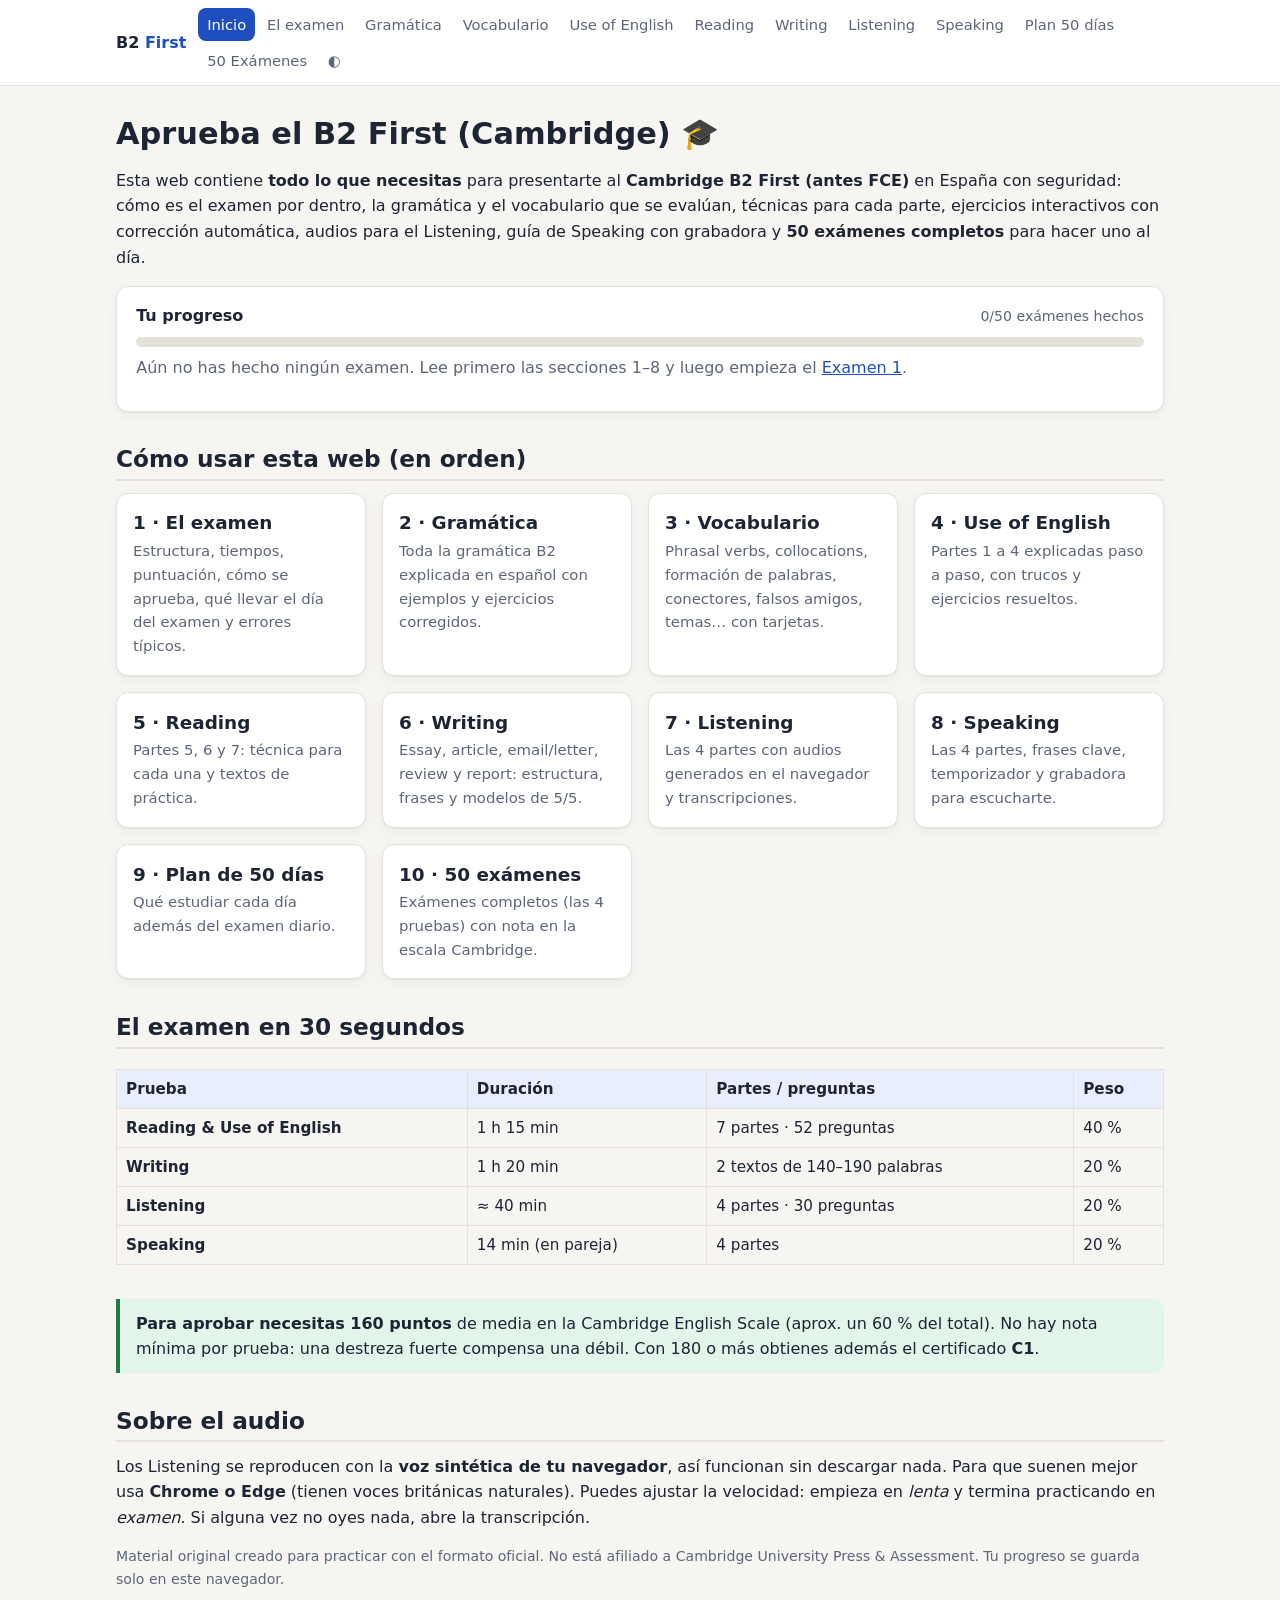
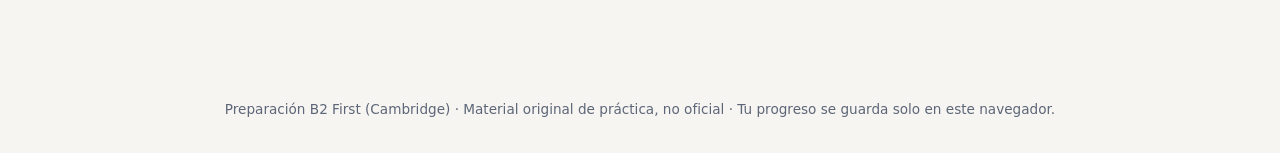
<file: index.html>
<!doctype html>
<html lang="es">
<head>
<meta charset="utf-8"><meta name="viewport" content="width=device-width,initial-scale=1">
<title>B2 First · Preparación</title>
<meta name="description" content="Todo para aprobar el Cambridge B2 First (FCE) en España: explicaciones, gramática, vocabulario, práctica interactiva y 50 exámenes completos.">
<link rel="stylesheet" href="assets/style.css">
<link rel="icon" href="data:image/svg+xml,<svg xmlns='http://www.w3.org/2000/svg' viewBox='0 0 100 100'><text y='.9em' font-size='90'>🎓</text></svg>">
</head>
<body>
<main class="wrap">
  <h1>Aprueba el B2 First (Cambridge) 🎓</h1>
  <p>Esta web contiene <b>todo lo que necesitas</b> para presentarte al <b>Cambridge B2 First (antes FCE)</b> en España con seguridad: cómo es el examen por dentro, la gramática y el vocabulario que se evalúan, técnicas para cada parte, ejercicios interactivos con corrección automática, audios para el Listening, guía de Speaking con grabadora y <b>50 exámenes completos</b> para hacer uno al día.</p>

  <div class="card" id="progress"></div>

  <h2>Cómo usar esta web (en orden)</h2>
  <div class="grid">
    <a class="tile" href="guia.html"><h3>1 · El examen</h3><p>Estructura, tiempos, puntuación, cómo se aprueba, qué llevar el día del examen y errores típicos.</p></a>
    <a class="tile" href="gramatica.html"><h3>2 · Gramática</h3><p>Toda la gramática B2 explicada en español con ejemplos y ejercicios corregidos.</p></a>
    <a class="tile" href="vocabulario.html"><h3>3 · Vocabulario</h3><p>Phrasal verbs, collocations, formación de palabras, conectores, falsos amigos, temas… con tarjetas.</p></a>
    <a class="tile" href="use-of-english.html"><h3>4 · Use of English</h3><p>Partes 1 a 4 explicadas paso a paso, con trucos y ejercicios resueltos.</p></a>
    <a class="tile" href="reading.html"><h3>5 · Reading</h3><p>Partes 5, 6 y 7: técnica para cada una y textos de práctica.</p></a>
    <a class="tile" href="writing.html"><h3>6 · Writing</h3><p>Essay, article, email/letter, review y report: estructura, frases y modelos de 5/5.</p></a>
    <a class="tile" href="listening.html"><h3>7 · Listening</h3><p>Las 4 partes con audios generados en el navegador y transcripciones.</p></a>
    <a class="tile" href="speaking.html"><h3>8 · Speaking</h3><p>Las 4 partes, frases clave, temporizador y grabadora para escucharte.</p></a>
    <a class="tile" href="plan.html"><h3>9 · Plan de 50 días</h3><p>Qué estudiar cada día además del examen diario.</p></a>
    <a class="tile" href="examenes.html"><h3>10 · 50 exámenes</h3><p>Exámenes completos (las 4 pruebas) con nota en la escala Cambridge.</p></a>
  </div>

  <h2>El examen en 30 segundos</h2>
  <div class="table-wrap"><table>
    <tr><th>Prueba</th><th>Duración</th><th>Partes / preguntas</th><th>Peso</th></tr>
    <tr><td><b>Reading &amp; Use of English</b></td><td>1 h 15 min</td><td>7 partes · 52 preguntas</td><td>40 %</td></tr>
    <tr><td><b>Writing</b></td><td>1 h 20 min</td><td>2 textos de 140–190 palabras</td><td>20 %</td></tr>
    <tr><td><b>Listening</b></td><td>≈ 40 min</td><td>4 partes · 30 preguntas</td><td>20 %</td></tr>
    <tr><td><b>Speaking</b></td><td>14 min (en pareja)</td><td>4 partes</td><td>20 %</td></tr>
  </table></div>
  <div class="key"><p><b>Para aprobar necesitas 160 puntos</b> de media en la Cambridge English Scale (aprox. un 60 % del total). No hay nota mínima por prueba: una destreza fuerte compensa una débil. Con 180 o más obtienes además el certificado <b>C1</b>.</p></div>

  <h2>Sobre el audio</h2>
  <p>Los Listening se reproducen con la <b>voz sintética de tu navegador</b>, así funcionan sin descargar nada. Para que suenen mejor usa <b>Chrome o Edge</b> (tienen voces británicas naturales). Puedes ajustar la velocidad: empieza en <i>lenta</i> y termina practicando en <i>examen</i>. Si alguna vez no oyes nada, abre la transcripción.</p>
  <p class="small muted">Material original creado para practicar con el formato oficial. No está afiliado a Cambridge University Press &amp; Assessment. Tu progreso se guarda solo en este navegador.</p>
</main>
<script src="assets/app.js"></script>
<script>
document.addEventListener('DOMContentLoaded', () => {
  const res = store.get('results', {});
  const done = Object.keys(res).length;
  const scores = Object.values(res).map(r => r.overall).filter(Boolean);
  const avg = scores.length ? Math.round(scores.reduce((a, b) => a + b, 0) / scores.length) : null;
  const last = scores.slice(-5);
  $('#progress').innerHTML = `<div class="row" style="justify-content:space-between"><b>Tu progreso</b><span class="small muted">${done}/50 exámenes hechos</span></div>
   <div class="bar" style="margin:.5rem 0"><i style="width:${done * 2}%"></i></div>
   ${avg ? `<p>Media de tus exámenes: <b>${avg}</b> · ${grade(avg)[0]}</p>` : `<p class="muted">Aún no has hecho ningún examen. Lee primero las secciones 1–8 y luego empieza el <a href="examen.html?n=1">Examen 1</a>.</p>`}
   ${done ? `<a class="btn" href="examen.html?n=${Math.min(50, done + 1)}">Continuar: examen ${Math.min(50, done + 1)} →</a>` : ''}`;
});
</script>
</body>
</html>
</file>
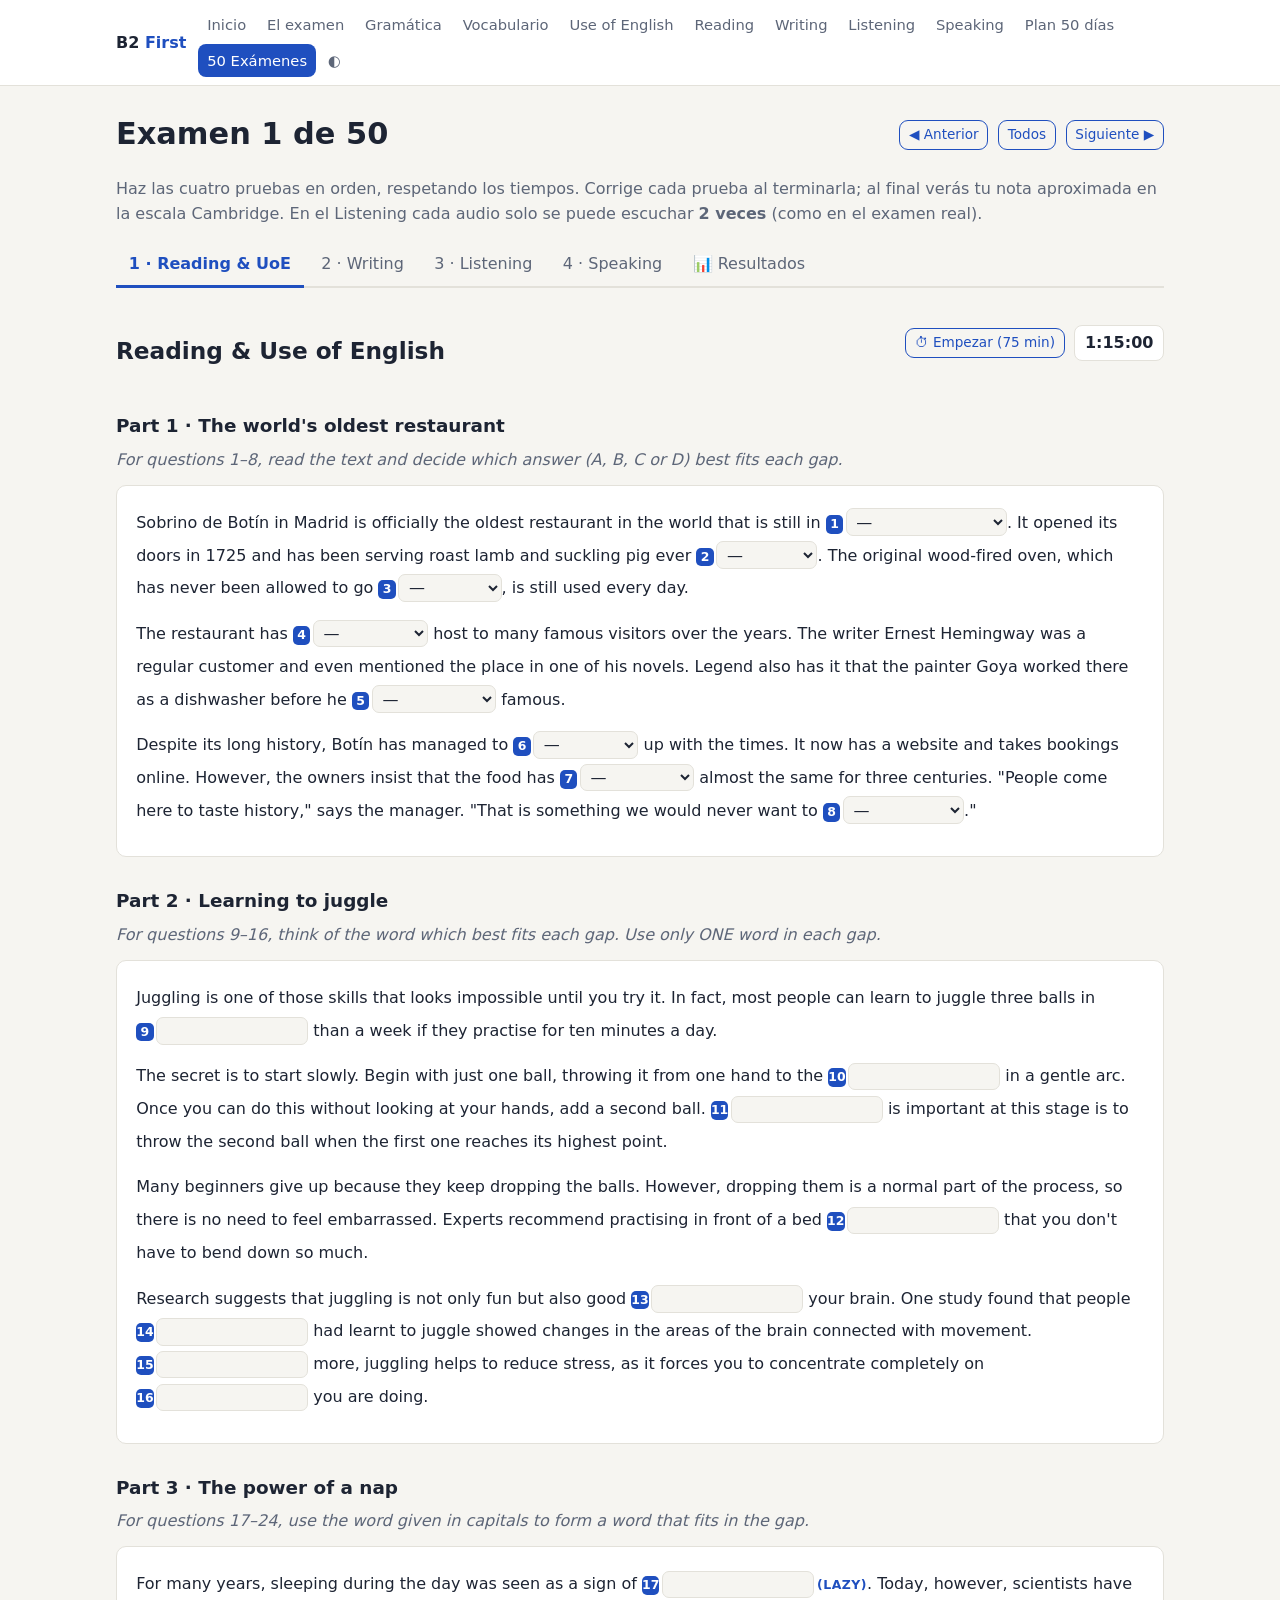
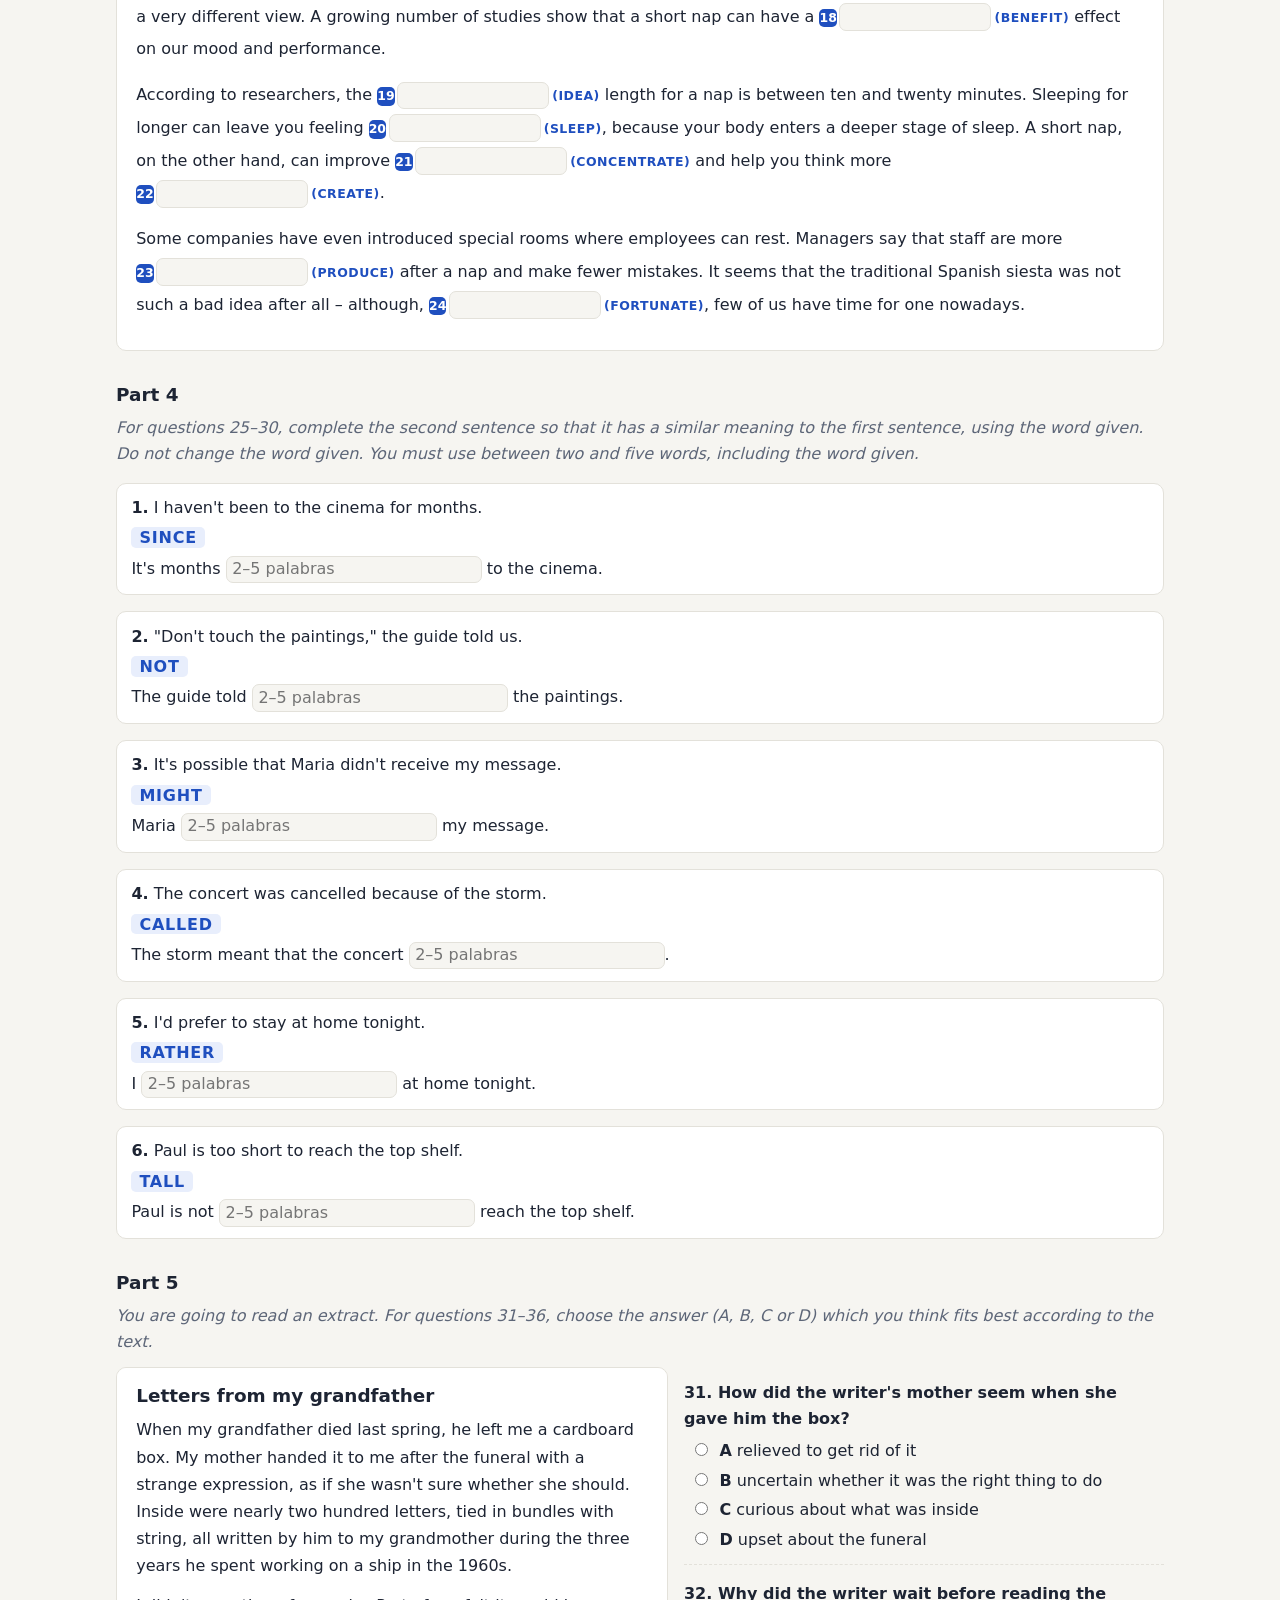
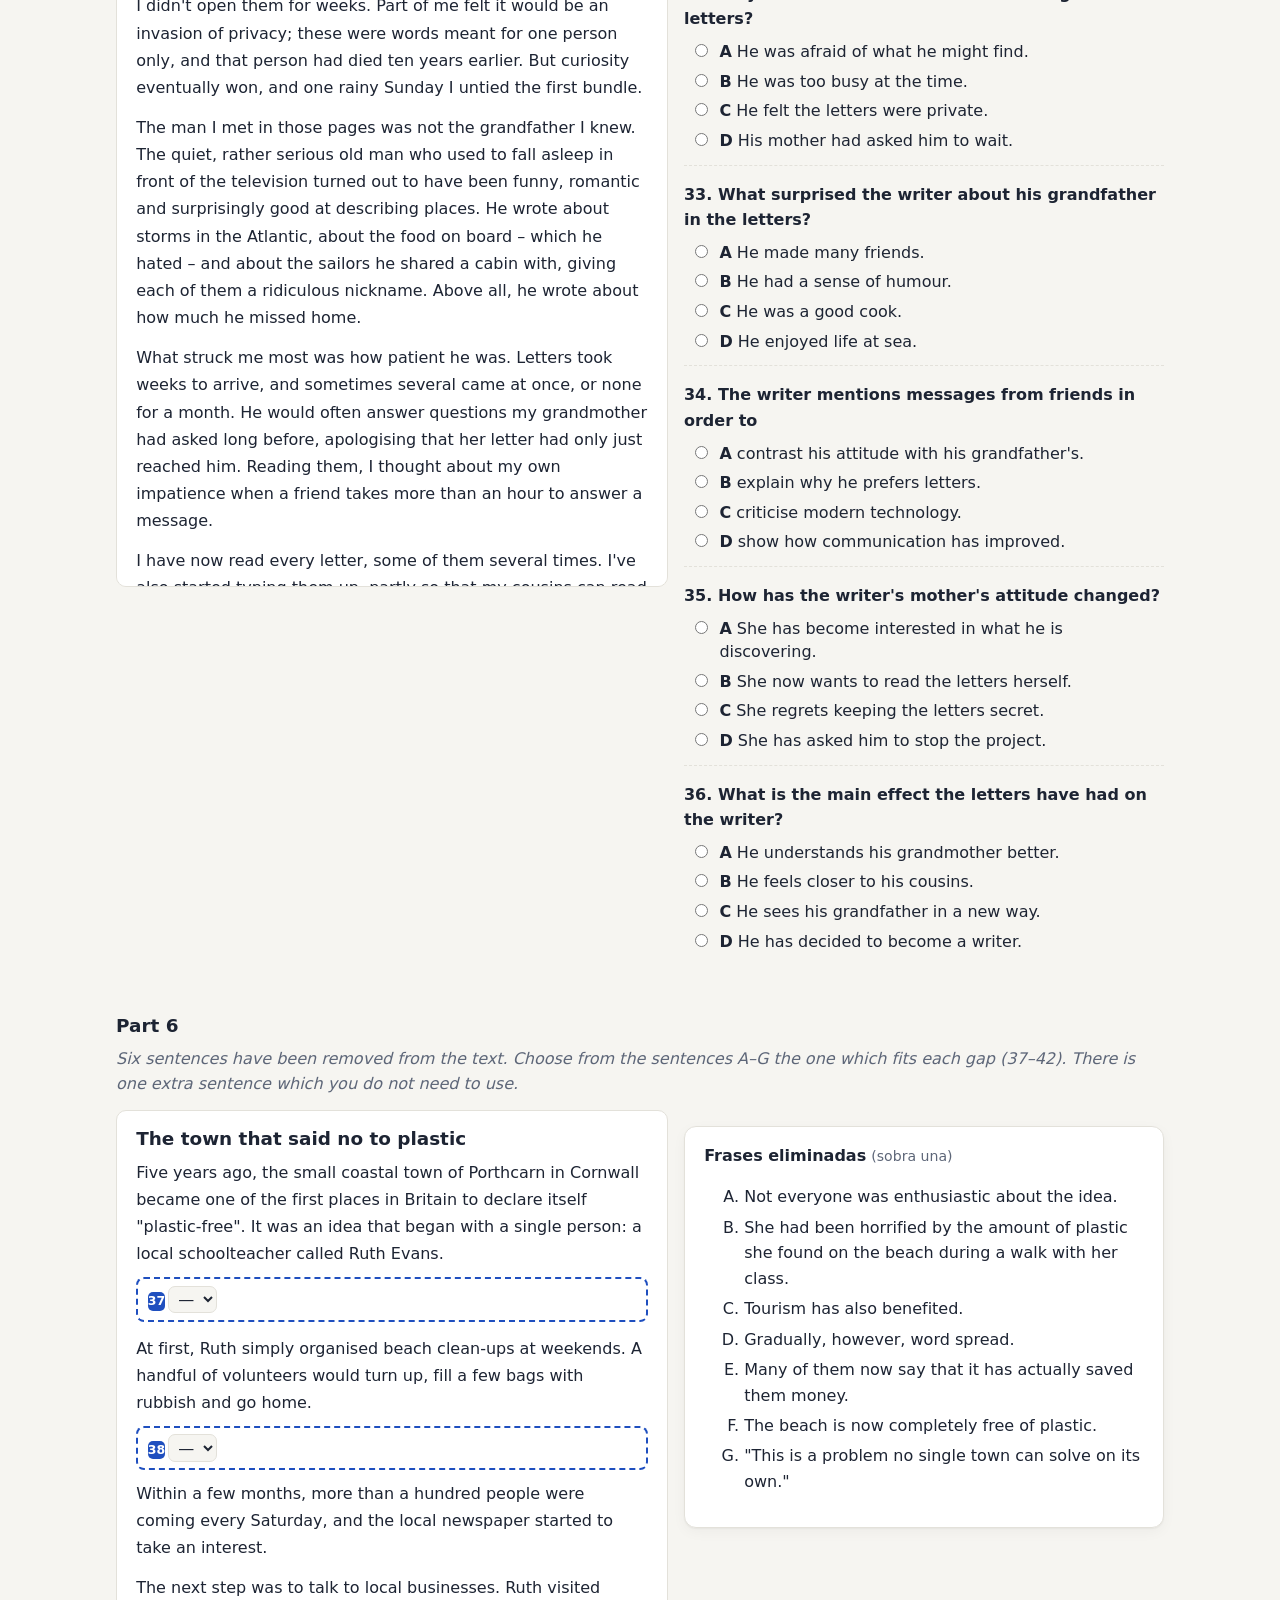
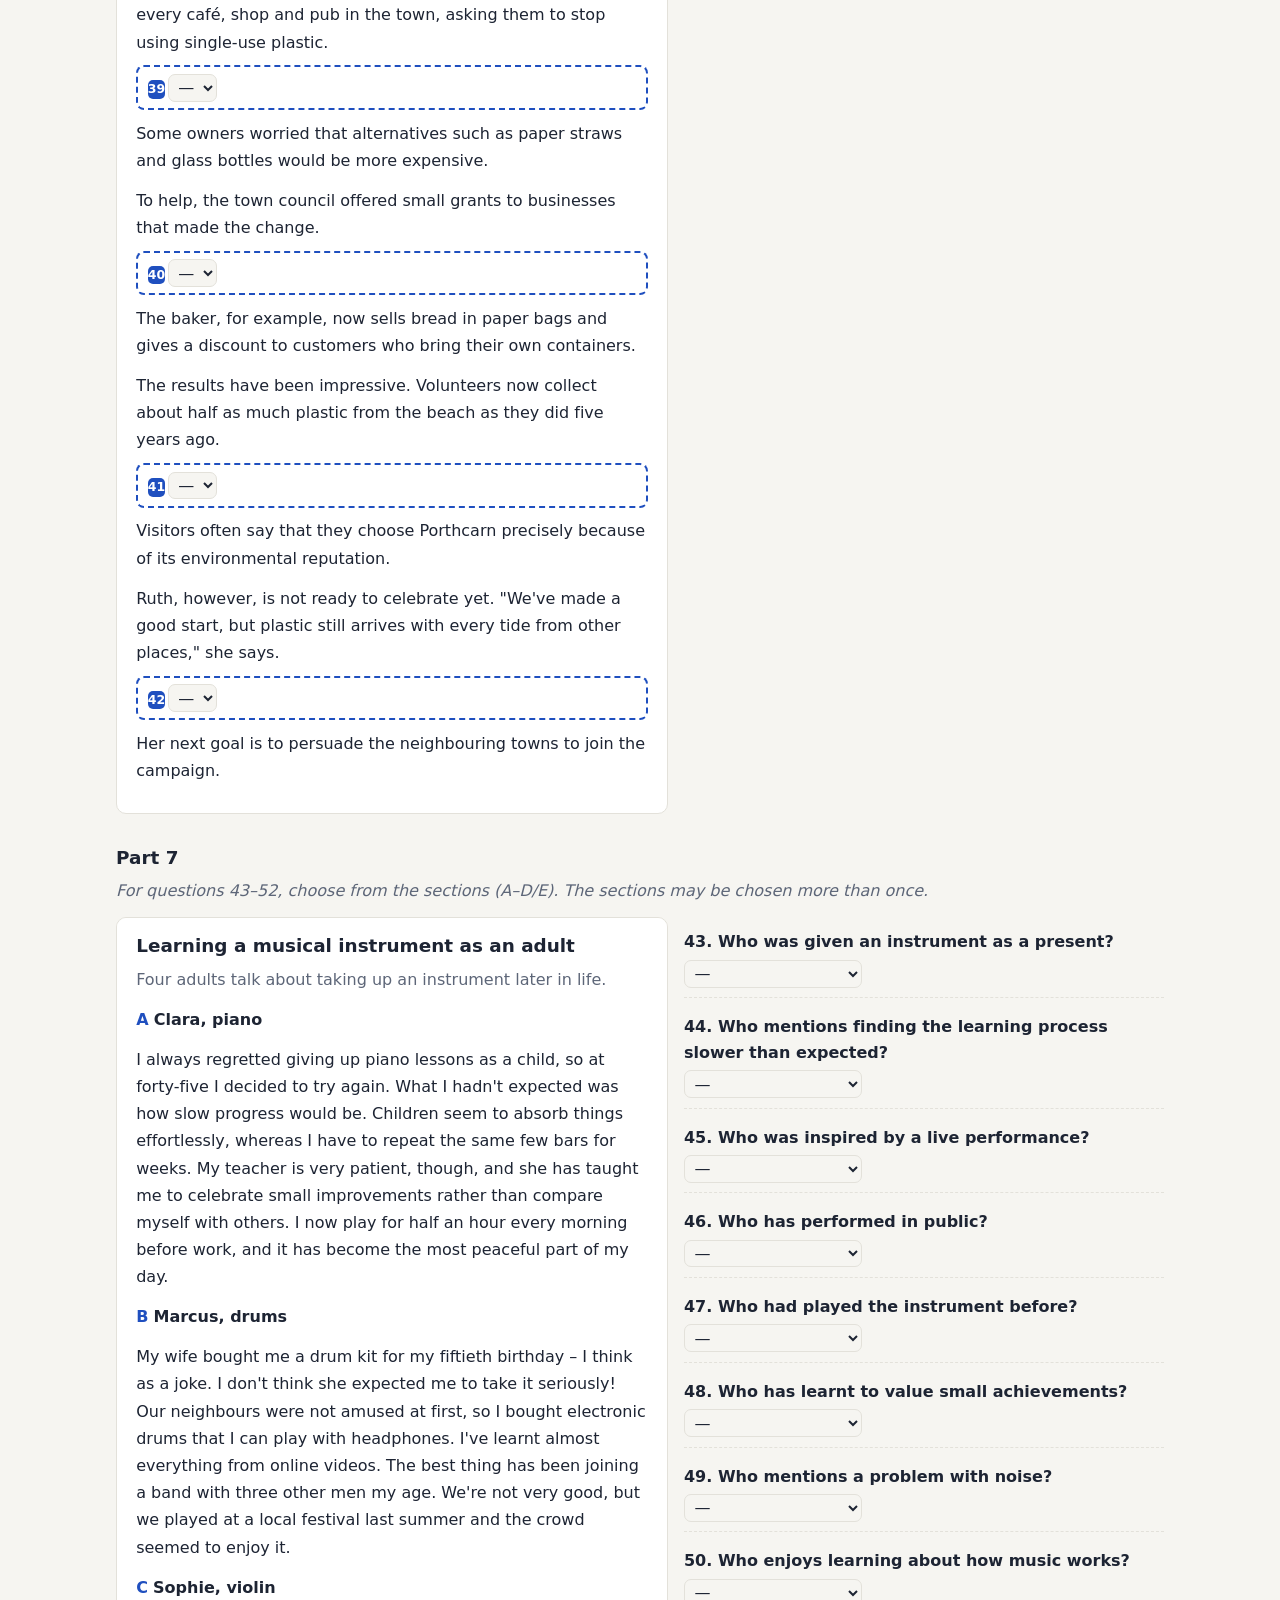
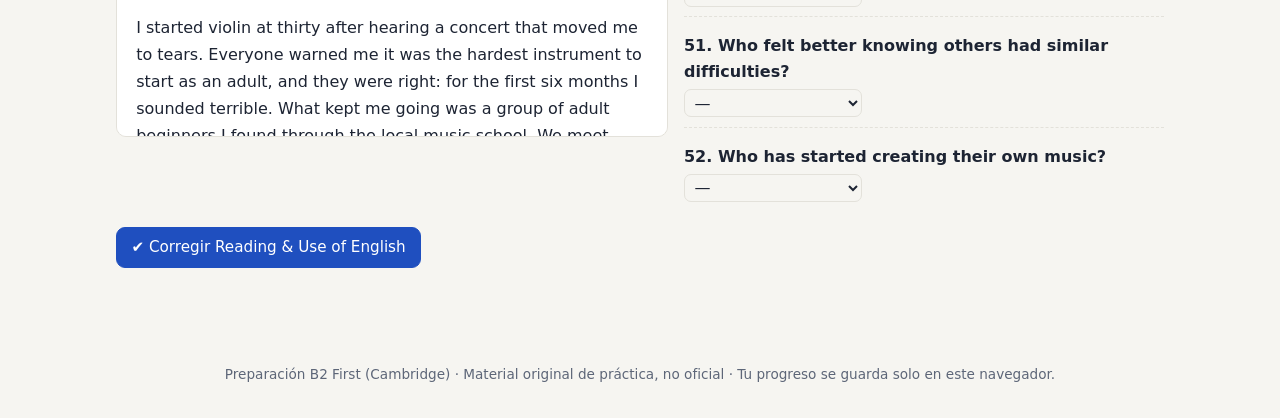
<file: examen.html>
<!doctype html>
<html lang="es">
<head>
<meta charset="utf-8"><meta name="viewport" content="width=device-width,initial-scale=1">
<title>Examen B2 First</title>
<link rel="stylesheet" href="assets/style.css">
<link rel="icon" href="data:image/svg+xml,<svg xmlns='http://www.w3.org/2000/svg' viewBox='0 0 100 100'><text y='.9em' font-size='90'>🎓</text></svg>">
</head>
<body>
<main class="wrap">
<div class="paper-head"><h1 id="title">Examen</h1><div class="row"><a class="btn ghost sm" id="prev">◀ Anterior</a><a class="btn ghost sm" href="examenes.html">Todos</a><a class="btn ghost sm" id="next">Siguiente ▶</a></div></div>
<p class="muted">Haz las cuatro pruebas en orden, respetando los tiempos. Corrige cada prueba al terminarla; al final verás tu nota aproximada en la escala Cambridge. En el Listening cada audio solo se puede escuchar <b>2 veces</b> (como en el examen real).</p>
<div id="exam"></div>
</main>
<script src="assets/app.js"></script>
<script>
window.SHUFFLE = true;
const N = Math.min(50, Math.max(1, parseInt(new URLSearchParams(location.search).get('n')) || 1));
document.title = `Examen ${N} · B2 First`;
$('#title').textContent = `Examen ${N} de 50`;
$('#prev').href = `examen.html?n=${Math.max(1, N - 1)}`;
$('#next').href = `examen.html?n=${Math.min(50, N + 1)}`;

const PAPERS = { rue: ['Reading & Use of English', 70], wri: ['Writing', 40], lis: ['Listening', 30], spk: ['Speaking', 25] };
function saveResult(key, score, max) {
  const all = store.get('results', {}); const r = all[N] || {};
  r[key] = Math.round(toScale(score / max));
  r[key + 'Raw'] = `${score}/${max}`;
  const sc = Object.keys(PAPERS).filter(k => r[k]).map(k => k === 'rue' ? [r[k], r[k]] : [r[k]]).flat();
  r.overall = Math.round(sc.reduce((a, b) => a + b, 0) / sc.length);
  r.complete = Object.keys(PAPERS).every(k => r[k]);
  r.date = new Date().toISOString().slice(0, 10);
  all[N] = r; store.set('results', all);
  showResults();
}
function scoreBox(score, max) {
  const sc = toScale(score / max), [g, cls] = grade(sc);
  return `<div class="score ${cls}">Puntuación: ${score}/${max} (${Math.round(score / max * 100)} %) → <b>${sc}</b> en la escala Cambridge · ${g}</div>`;
}

/* Un bloque de prueba con timer y botón de corrección */
function paper(container, key, minutes, parts) {
  const head = document.createElement('div'); head.className = 'paper-head';
  head.innerHTML = `<h2 style="border:0">${PAPERS[key][0]}</h2>`;
  head.append(timer(minutes * 60, `Empezar (${minutes} min)`));
  container.append(head);
  const rs = [];
  parts.forEach(([title, instr, type, data, ...args]) => {
    const sec = document.createElement('section');
    sec.innerHTML = `<h3 class="part-title">${title}</h3><p class="instr">${instr}</p>`;
    const body = document.createElement('div'); sec.append(body); container.append(sec);
    rs.push(R[type](body, data, ...args));
  });
  const foot = document.createElement('div'); foot.innerHTML = `<button class="btn">✔ Corregir ${PAPERS[key][0]}</button><div class="res"></div>`;
  container.append(foot);
  const btn = $('button', foot);
  const update = () => { const t = rs.reduce((a, r) => { const s = r.score(); return [a[0] + s.score, a[1] + s.max]; }, [0, 0]); $('.res', foot).innerHTML = scoreBox(t[0], t[1]); saveResult(key, t[0], t[1]); };
  btn.onclick = () => { if (!confirmLeft(container)) return; rs.forEach(r => r.check()); btn.disabled = true; TTS.stop(); update(); };
  scoreHooks.push(() => btn.disabled && update());
}
function confirmLeft(c) {
  const empty = $$('input[type=text],select', c).filter(x => !x.value).length;
  const radiosQ = $$('.q', c).filter(q => $('input[type=radio]', q) && !$('input:checked', q)).length;
  const n = empty + radiosQ;
  if (!n) return true;
  const w = c.querySelector('.leftwarn') || document.createElement('div');
  w.className = 'warn leftwarn';
  if (w.dataset.ok) return true;
  w.innerHTML = `Te quedan <b>${n}</b> respuestas en blanco. En el examen real <b>no restan</b>: ¡rellénalas! Pulsa «Corregir» otra vez si quieres corregir igualmente.`;
  w.dataset.ok = 1; c.lastElementChild.before(w); return false;
}

/* Writing */
function writingPaper(c, d) {
  const head = document.createElement('div'); head.className = 'paper-head';
  head.innerHTML = `<h2 style="border:0">Writing</h2>`; head.append(timer(80 * 60, 'Empezar (80 min)')); c.append(head);
  c.insertAdjacentHTML('beforeend', `<p class="instr">Escribe dos textos de 140–190 palabras. Parte 1 obligatoria; en la Parte 2 elige una tarea. Consulta los <a href="writing.html">modelos</a> solo después de escribir.</p>
   <h3 class="part-title">Part 1 · Essay</h3><div class="card">In your English class you have been talking about ${d.w1.topic}. Now your English teacher has asked you to write an essay. Write an essay using all the notes and giving reasons for your point of view.<p><b>${d.w1.q}</b></p><p>Notes — Write about:<br>1. ${d.w1.notes[0]}<br>2. ${d.w1.notes[1]}<br>3. ……………… (your own idea)</p></div><div id="w1"></div>
   <h3 class="part-title">Part 2 · Elige una</h3>${d.w2.map((t, i) => `<label class="opt card" style="display:flex"><input type="radio" name="w2" value="${i}" ${i === 0 ? 'checked' : ''}><span><b>${i + 2}. ${t.type}</b><br>${t.task}</span></label>`).join('')}<div id="w2"></div>
   <h3 class="part-title">Autoevaluación</h3><p class="small muted">Cuando termines, compara con los modelos de la sección Writing y puntúa con sinceridad cada criterio de 0 a 5 (3 = aprobado justo, 5 = excelente). Si puedes, pide a un profesor o a alguien con nivel C1 que te lo corrija.</p>
   <div class="crit" id="crit"></div><button class="btn" id="wsave" style="margin-top:.6rem">Guardar nota de Writing</button><div id="wres"></div>`);
  $('#w1', c).append(writingBox(`ex${N}.w1`));
  $('#w2', c).append(writingBox(`ex${N}.w2`));
  const crits = ['Content', 'Communicative Achievement', 'Organisation', 'Language'];
  $('#crit', c).innerHTML = ['Parte 1', 'Parte 2'].map(p => crits.map(k => `<span>${p} · ${k}</span><select>${[0, 1, 2, 3, 4, 5].map(v => `<option ${v === 3 ? 'selected' : ''}>${v}</option>`).join('')}</select>`).join('')).join('');
  $('#wsave', c).onclick = () => { const s = $$('#crit select', c).reduce((a, x) => a + +x.value, 0); $('#wres', c).innerHTML = scoreBox(s, 40); saveResult('wri', s, 40); };
}

/* Speaking */
function speakingPaper(c, d) {
  const s = d.s;
  c.insertAdjacentHTML('beforeend', `<div class="paper-head"><h2 style="border:0">Speaking</h2></div>
  <p class="instr">Habla en voz alta, idealmente con un compañero. Usa el temporizador y la grabadora. Pulsa 🔊 para oír la pregunta del examinador.</p>
  <h3 class="part-title">Part 1 · Interview (2 min)</h3><ul>${s.p1.map(q => `<li data-say>${q}</li>`).join('')}</ul><div class="t1"></div>
  <h3 class="part-title">Part 2 · Long turn (1 min)</h3><p data-say><b>${s.p2.q}</b></p><div class="photo"><b>Photo A:</b> ${s.p2.a}</div><div class="photo"><b>Photo B:</b> ${s.p2.b}</div><p class="small">Compara las dos fotos y responde a la pregunta. Después, pregunta para tu compañero (30 seg.): <i data-say>${s.p2.f}</i></p><div class="t2"></div>
  <h3 class="part-title">Part 3 · Collaborative task (2 min + 1 min)</h3><div class="card"><p data-say><b>${s.p3.q}</b></p><ul>${s.p3.ideas.map(i => `<li>${i}</li>`).join('')}</ul><p data-say><i>${s.p3.d}</i></p></div><div class="t3"></div>
  <h3 class="part-title">Part 4 · Discussion (4 min)</h3><ul>${s.p4.map(q => `<li data-say>${q}</li>`).join('')}</ul><div class="t4"></div>
  <h3 class="part-title">Autoevaluación</h3><p class="small muted">Escucha tus grabaciones y puntúa de 0 a 5.</p><div class="crit" id="scrit"></div><button class="btn" id="ssave" style="margin-top:.6rem">Guardar nota de Speaking</button><div id="sres"></div>`);
  [[120, '.t1'], [60, '.t2'], [180, '.t3'], [240, '.t4']].forEach(([t, sel]) => { const el = $(sel, c); el.append(timer(t)); el.append(recorder()); });
  speakables(c);
  $('#scrit', c).innerHTML = ['Grammar & Vocabulary', 'Discourse Management', 'Pronunciation', 'Interactive Communication', 'Global Achievement'].map(k => `<span>${k}</span><select>${[0, 1, 2, 3, 4, 5].map(v => `<option ${v === 3 ? 'selected' : ''}>${v}</option>`).join('')}</select>`).join('');
  $('#ssave', c).onclick = () => { const v = $$('#scrit select', c).reduce((a, x) => a + +x.value, 0); $('#sres', c).innerHTML = scoreBox(v, 25); saveResult('spk', v, 25); };
}

function showResults() {
  const r = store.get('results', {})[N]; const el = $('#results'); if (!el) return;
  if (!r) { el.innerHTML = '<p class="muted">Aún no has corregido ninguna prueba de este examen.</p>'; return; }
  const [g, cls] = grade(r.overall);
  el.innerHTML = `<div class="table-wrap"><table><tr><th>Prueba</th><th>Bruto</th><th>Escala</th></tr>${Object.entries(PAPERS).map(([k, [n]]) => `<tr><td>${n}</td><td>${r[k + 'Raw'] || '—'}</td><td>${r[k] || '—'}</td></tr>`).join('')}</table></div>
   <div class="score ${cls}">Nota global${r.complete ? '' : ' (provisional: faltan pruebas)'}: <b>${r.overall}</b> · ${g}</div>
   <p class="small muted">La conversión a la escala es aproximada y está basada en los umbrales publicados (≈60 % = 160, ≈80 % = 180). Reading &amp; Use of English cuenta doble.</p>
   ${N < 50 ? `<a class="btn" href="examen.html?n=${N + 1}">Mañana: examen ${N + 1} →</a>` : '<p><b>¡Has completado los 50 exámenes! Estás preparado/a.</b></p>'}`;
}

function render(d) {
  const root = $('#exam');
  root.innerHTML = `<div class="tabs-root" id="extabs"><div class="tabs"><button>1 · Reading &amp; UoE</button><button>2 · Writing</button><button>3 · Listening</button><button>4 · Speaking</button><button>📊 Resultados</button></div>
   <section class="tabpanel" id="pr"></section><section class="tabpanel" id="pw"></section><section class="tabpanel" id="pl"></section><section class="tabpanel" id="ps"></section><section class="tabpanel"><h2>Resultados del examen ${N}</h2><div id="results"></div></section></div>`;
  paper($('#pr'), 'rue', 75, [
    [`Part 1 · ${d.p1.title}`, 'For questions 1–8, read the text and decide which answer (A, B, C or D) best fits each gap.', 'p1', d.p1],
    [`Part 2 · ${d.p2.title}`, 'For questions 9–16, think of the word which best fits each gap. Use only ONE word in each gap.', 'p2', d.p2],
    [`Part 3 · ${d.p3.title}`, 'For questions 17–24, use the word given in capitals to form a word that fits in the gap.', 'p3', d.p3],
    ['Part 4', 'For questions 25–30, complete the second sentence so that it has a similar meaning to the first sentence, using the word given. Do not change the word given. You must use between two and five words, including the word given.', 'p4', d.p4],
    ['Part 5', 'You are going to read an extract. For questions 31–36, choose the answer (A, B, C or D) which you think fits best according to the text.', 'p5', d.p5, 2, 31],
    ['Part 6', 'Six sentences have been removed from the text. Choose from the sentences A–G the one which fits each gap (37–42). There is one extra sentence which you do not need to use.', 'p6', d.p6],
    ['Part 7', 'For questions 43–52, choose from the sections (A–D/E). The sections may be chosen more than once.', 'p7', d.p7, 1, 43],
  ]);
  writingPaper($('#pw'), d);
  paper($('#pl'), 'lis', 40, [
    ['Part 1', 'You will hear people talking in eight different situations. For questions 1–8, choose the best answer (A, B or C).', 'l1', d.l1],
    ['Part 2', 'For questions 9–18, complete the sentences with a word or short phrase.', 'l2', d.l2],
    ['Part 3', 'For questions 19–23, choose from the list (A–H) what each speaker says. Use the letters only once. There are three extra letters.', 'l3', d.l3],
    ['Part 4', 'For questions 24–30, choose the best answer (A, B or C).', 'l4', d.l4],
  ]);
  speakingPaper($('#ps'), d);
  tabs($('#extabs'));
  showResults();
}
window.EXAM = render;
const sc = document.createElement('script');
sc.src = `data/exams/e${String(N).padStart(2, '0')}.js`;
sc.onerror = () => $('#exam').innerHTML = '<div class="warn">No se ha podido cargar este examen.</div>';
document.addEventListener('DOMContentLoaded', () => document.body.append(sc));
</script>
</body>
</html>
</file>
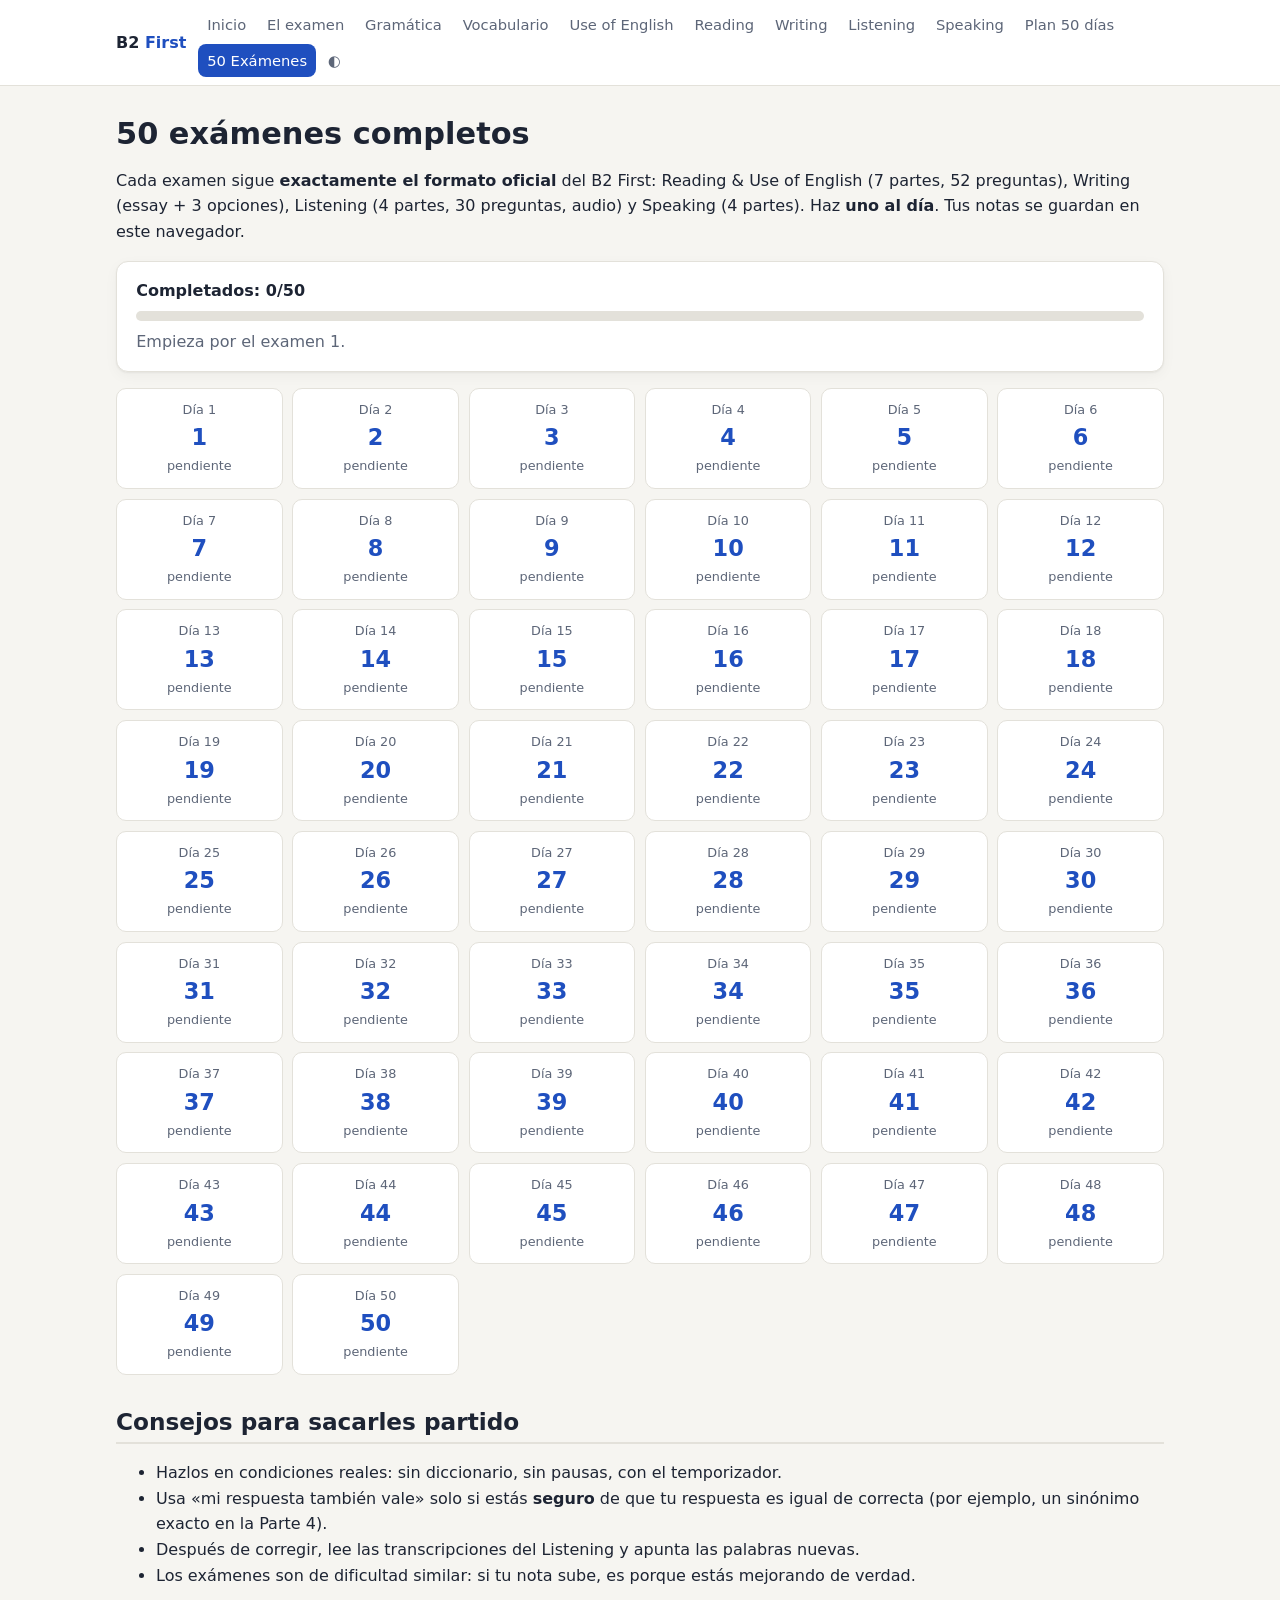
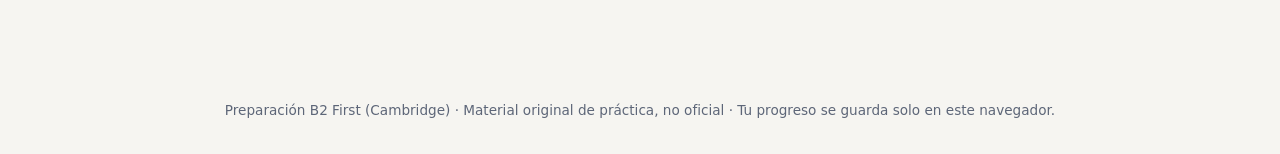
<file: examenes.html>
<!doctype html>
<html lang="es">
<head>
<meta charset="utf-8"><meta name="viewport" content="width=device-width,initial-scale=1">
<title>50 exámenes B2 First</title>
<link rel="stylesheet" href="assets/style.css">
<link rel="icon" href="data:image/svg+xml,<svg xmlns='http://www.w3.org/2000/svg' viewBox='0 0 100 100'><text y='.9em' font-size='90'>🎓</text></svg>">
</head>
<body>
<main class="wrap">
<h1>50 exámenes completos</h1>
<p>Cada examen sigue <b>exactamente el formato oficial</b> del B2 First: Reading &amp; Use of English (7 partes, 52 preguntas), Writing (essay + 3 opciones), Listening (4 partes, 30 preguntas, audio) y Speaking (4 partes). Haz <b>uno al día</b>. Tus notas se guardan en este navegador.</p>
<div class="card" id="summary"></div>
<div class="exams" id="grid"></div>
<h2>Consejos para sacarles partido</h2>
<ul>
<li>Hazlos en condiciones reales: sin diccionario, sin pausas, con el temporizador.</li>
<li>Usa «mi respuesta también vale» solo si estás <b>seguro</b> de que tu respuesta es igual de correcta (por ejemplo, un sinónimo exacto en la Parte 4).</li>
<li>Después de corregir, lee las transcripciones del Listening y apunta las palabras nuevas.</li>
<li>Los exámenes son de dificultad similar: si tu nota sube, es porque estás mejorando de verdad.</li>
</ul>
</main>
<script src="assets/app.js"></script>
<script>
document.addEventListener('DOMContentLoaded', () => {
  const res = store.get('results', {});
  $('#grid').innerHTML = Array.from({ length: 50 }, (_, i) => {
    const n = i + 1, r = res[n];
    return `<a href="examen.html?n=${n}" class="${r && r.complete ? 'done' : ''}"><div class="s">Día ${n}</div><div class="n">${n}</div><div class="s">${r ? `${r.overall} · ${r.complete ? grade(r.overall)[0].split(' · ')[0] : 'en curso'}` : 'pendiente'}</div></a>`;
  }).join('');
  const sc = Object.values(res).filter(r => r.complete).map(r => r.overall);
  const avg = sc.length ? Math.round(sc.reduce((a, b) => a + b, 0) / sc.length) : null;
  const best = sc.length ? Math.max(...sc) : null;
  $('#summary').innerHTML = `<b>Completados: ${sc.length}/50</b><div class="bar" style="margin:.5rem 0"><i style="width:${sc.length * 2}%"></i></div>${avg ? `Media: <b>${avg}</b> (${grade(avg)[0]}) · Mejor: <b>${best}</b>` : '<span class="muted">Empieza por el examen 1.</span>'}`;
});
</script>
</body>
</html>
</file>
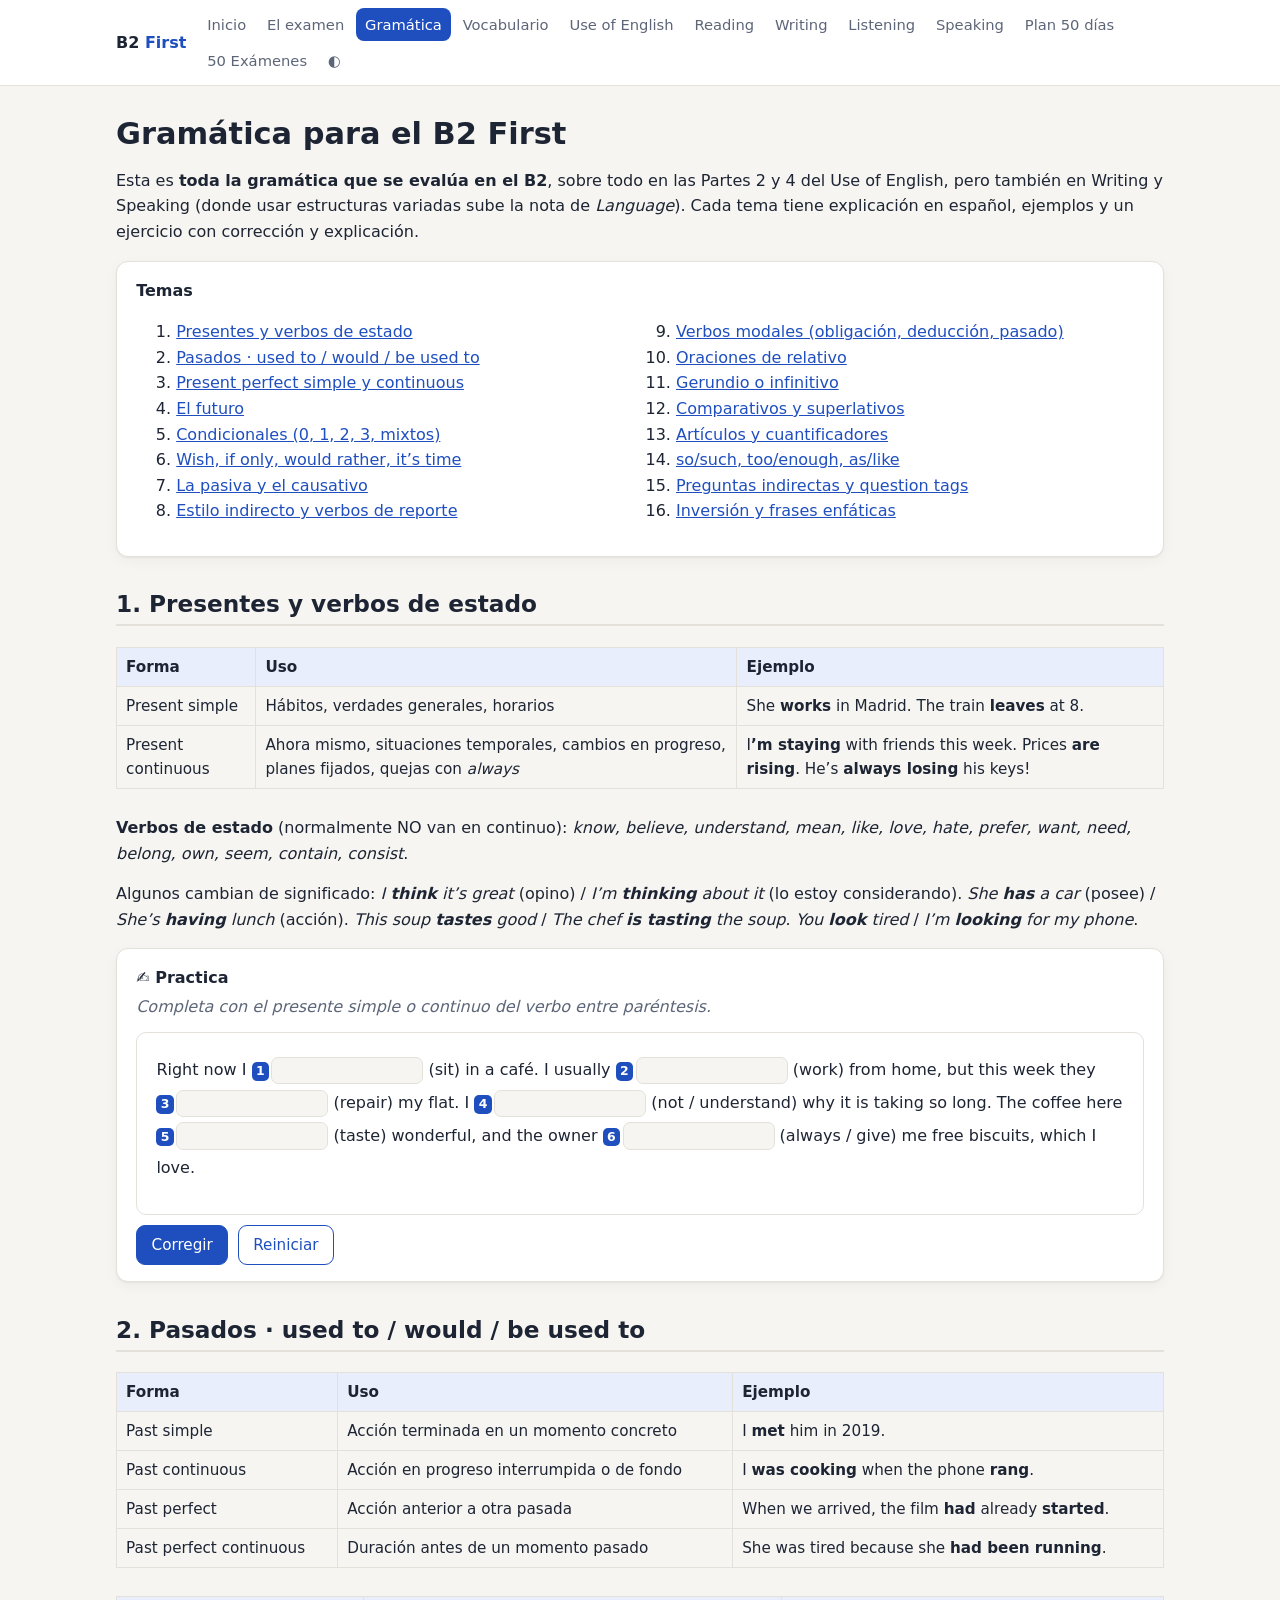
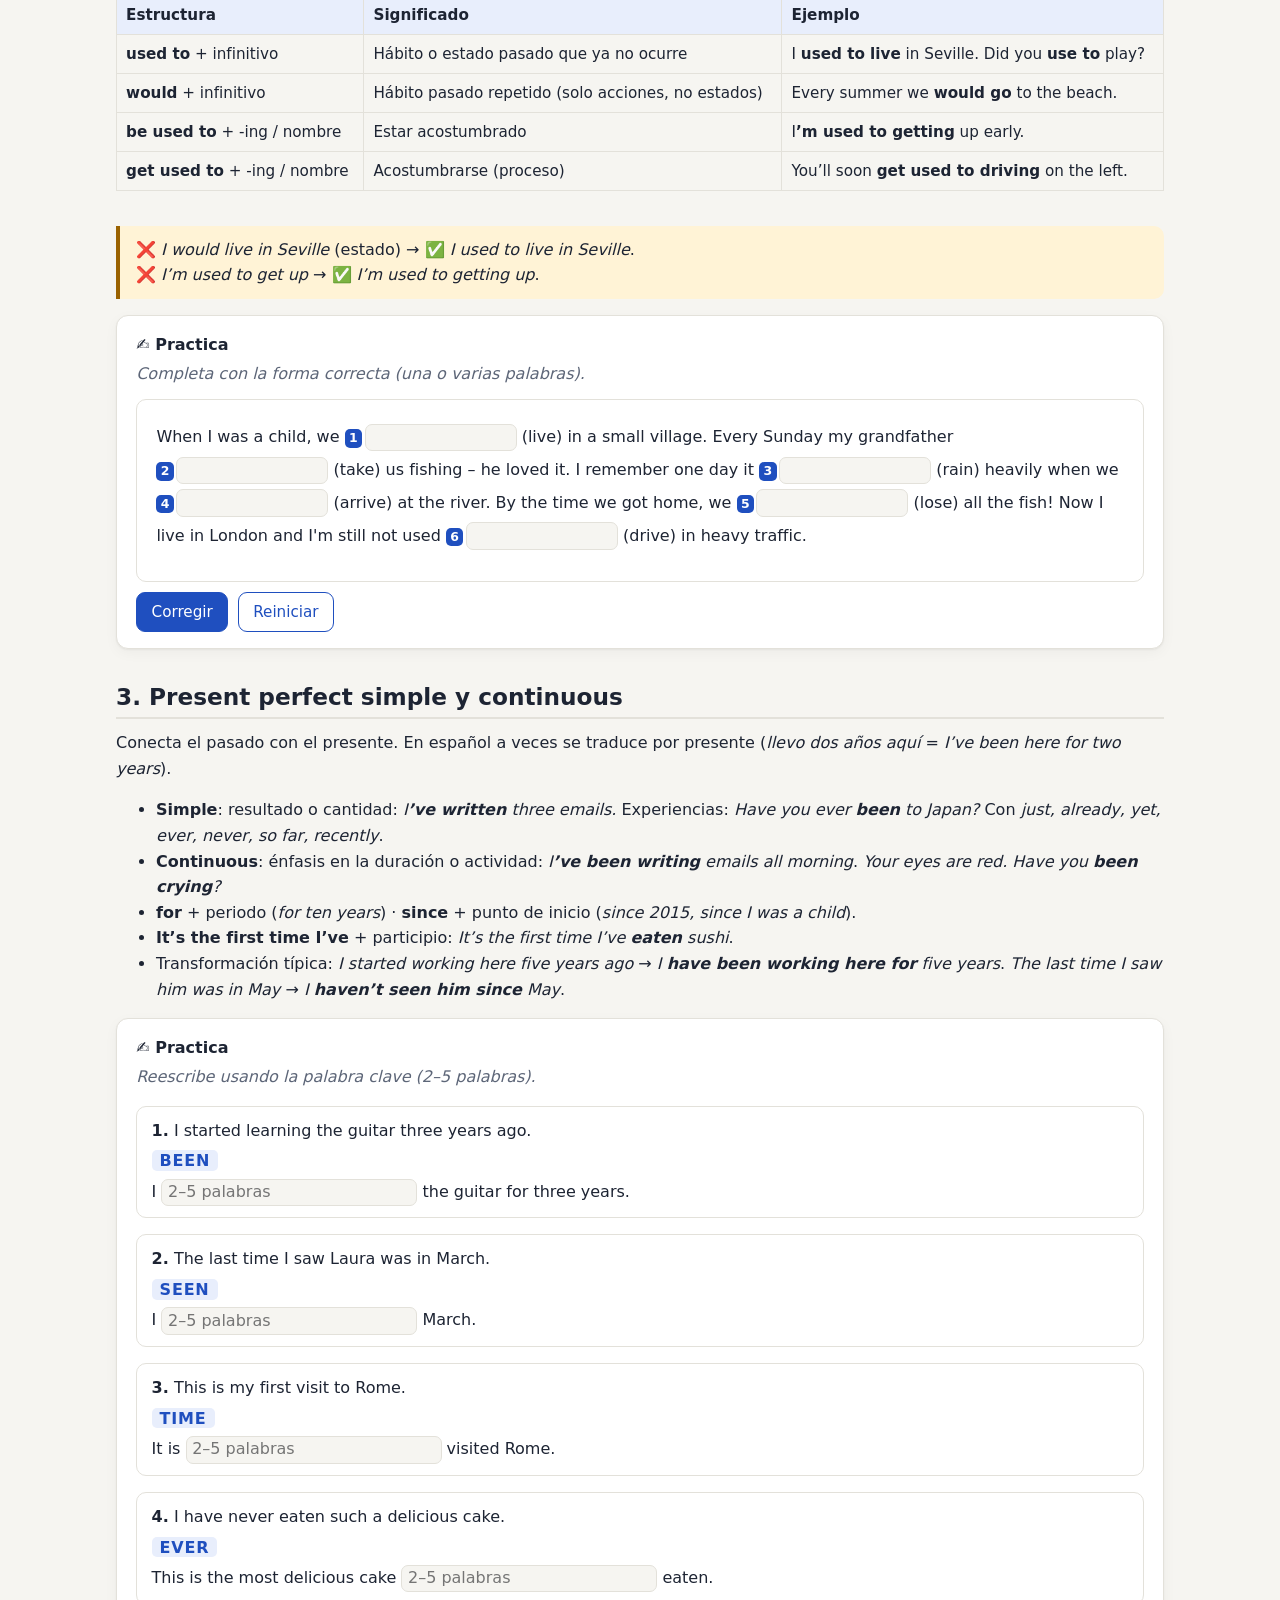
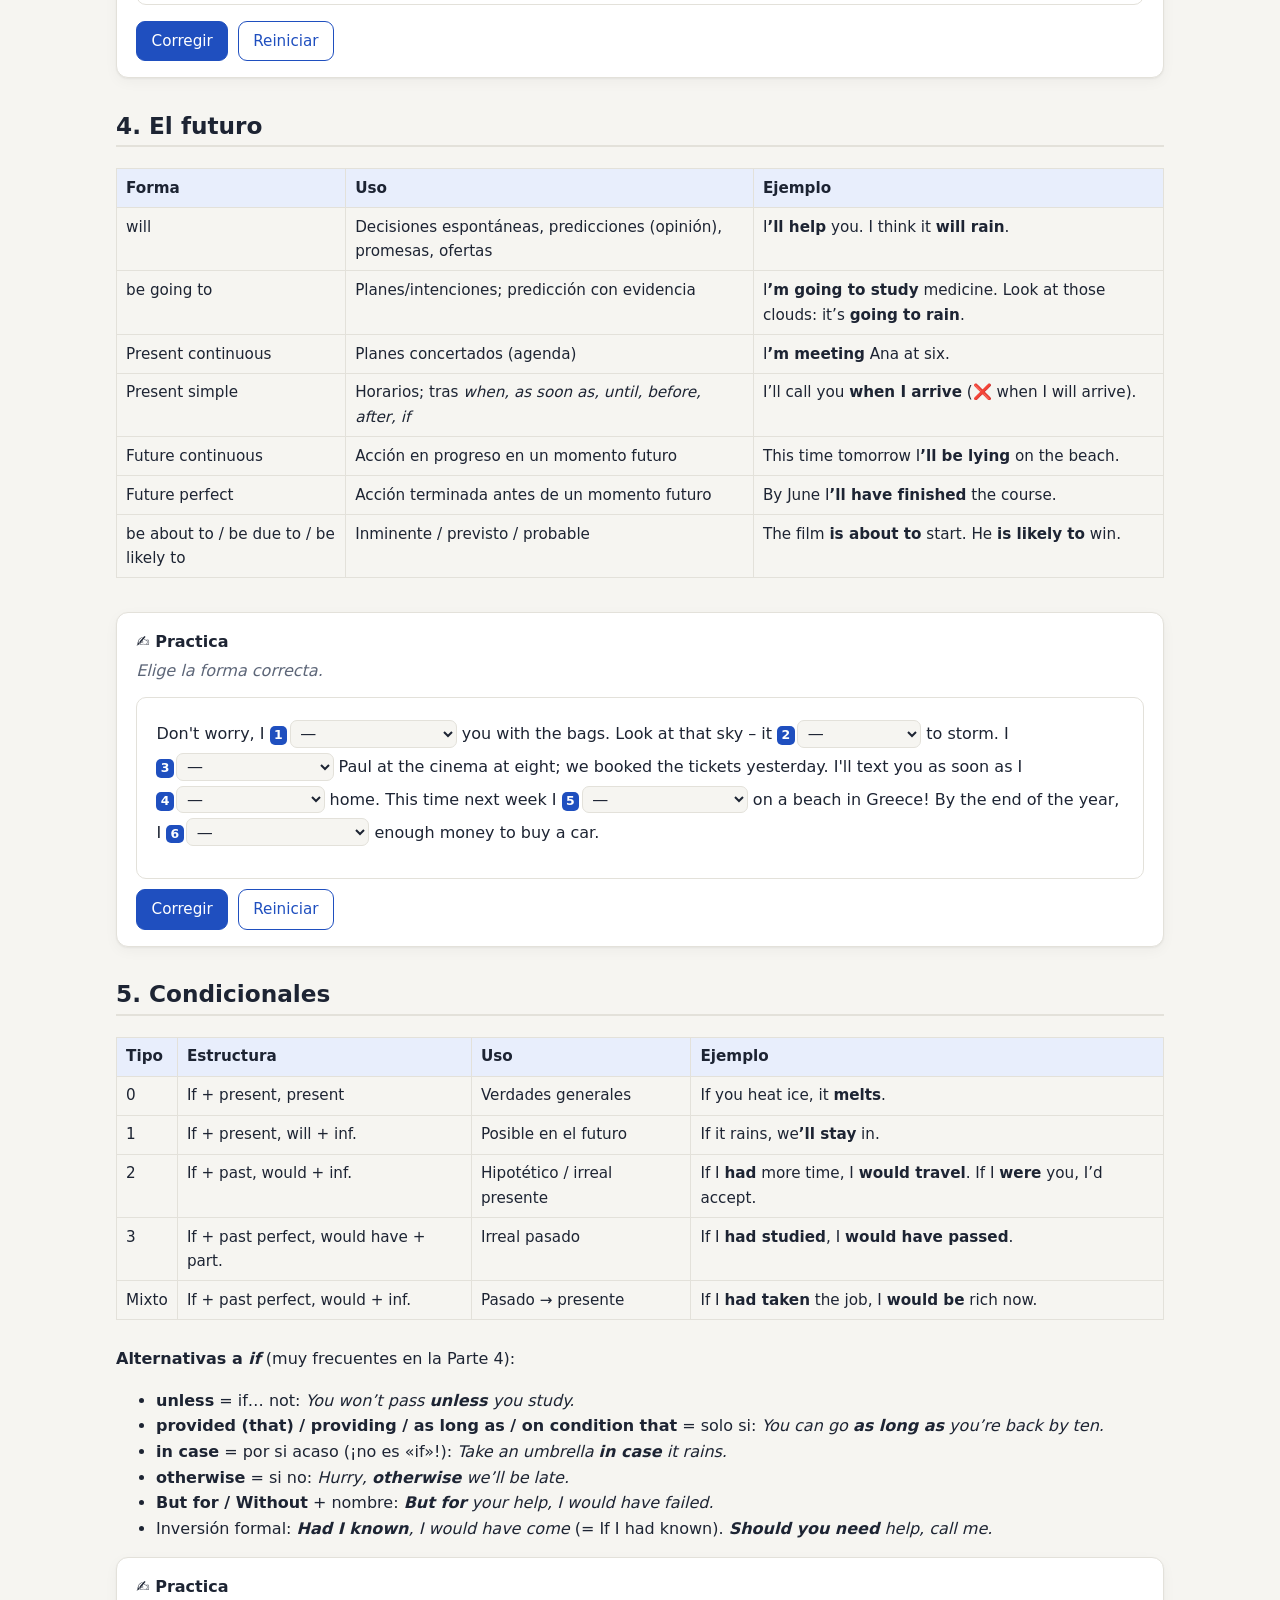
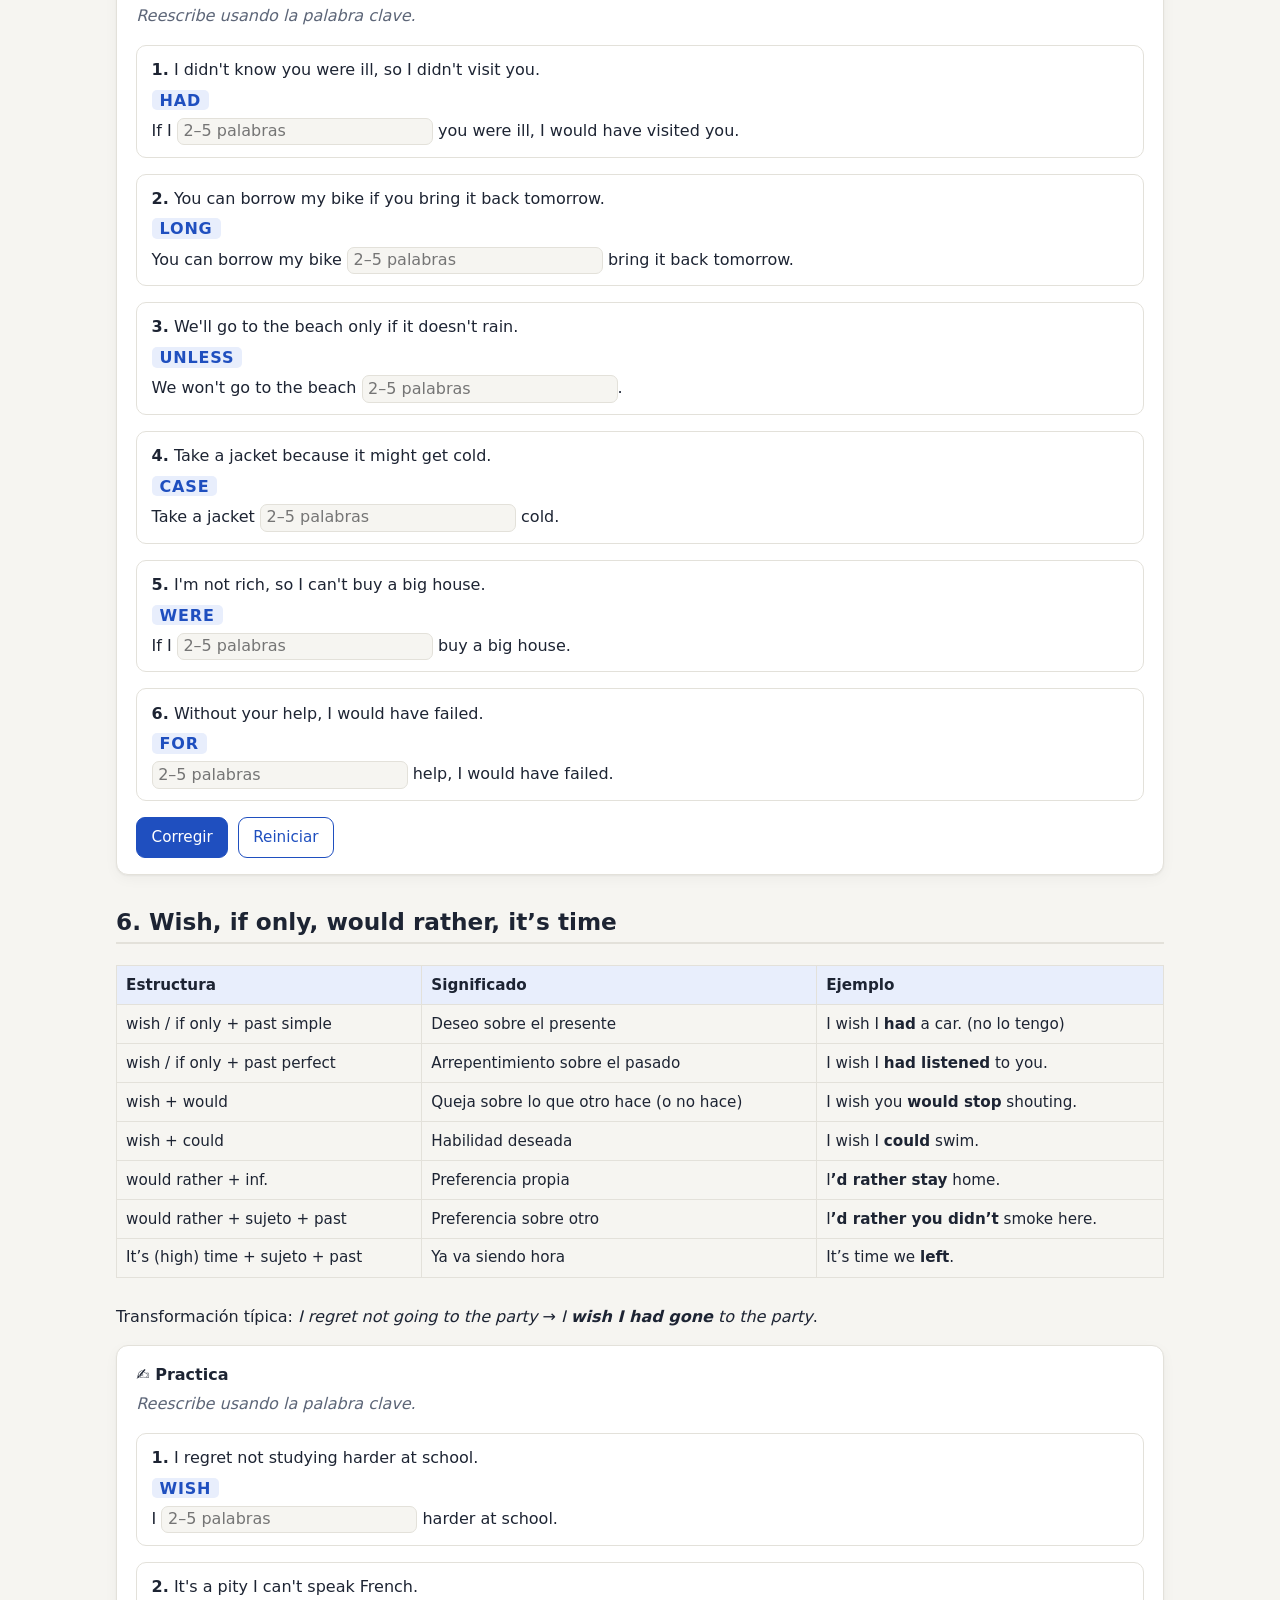
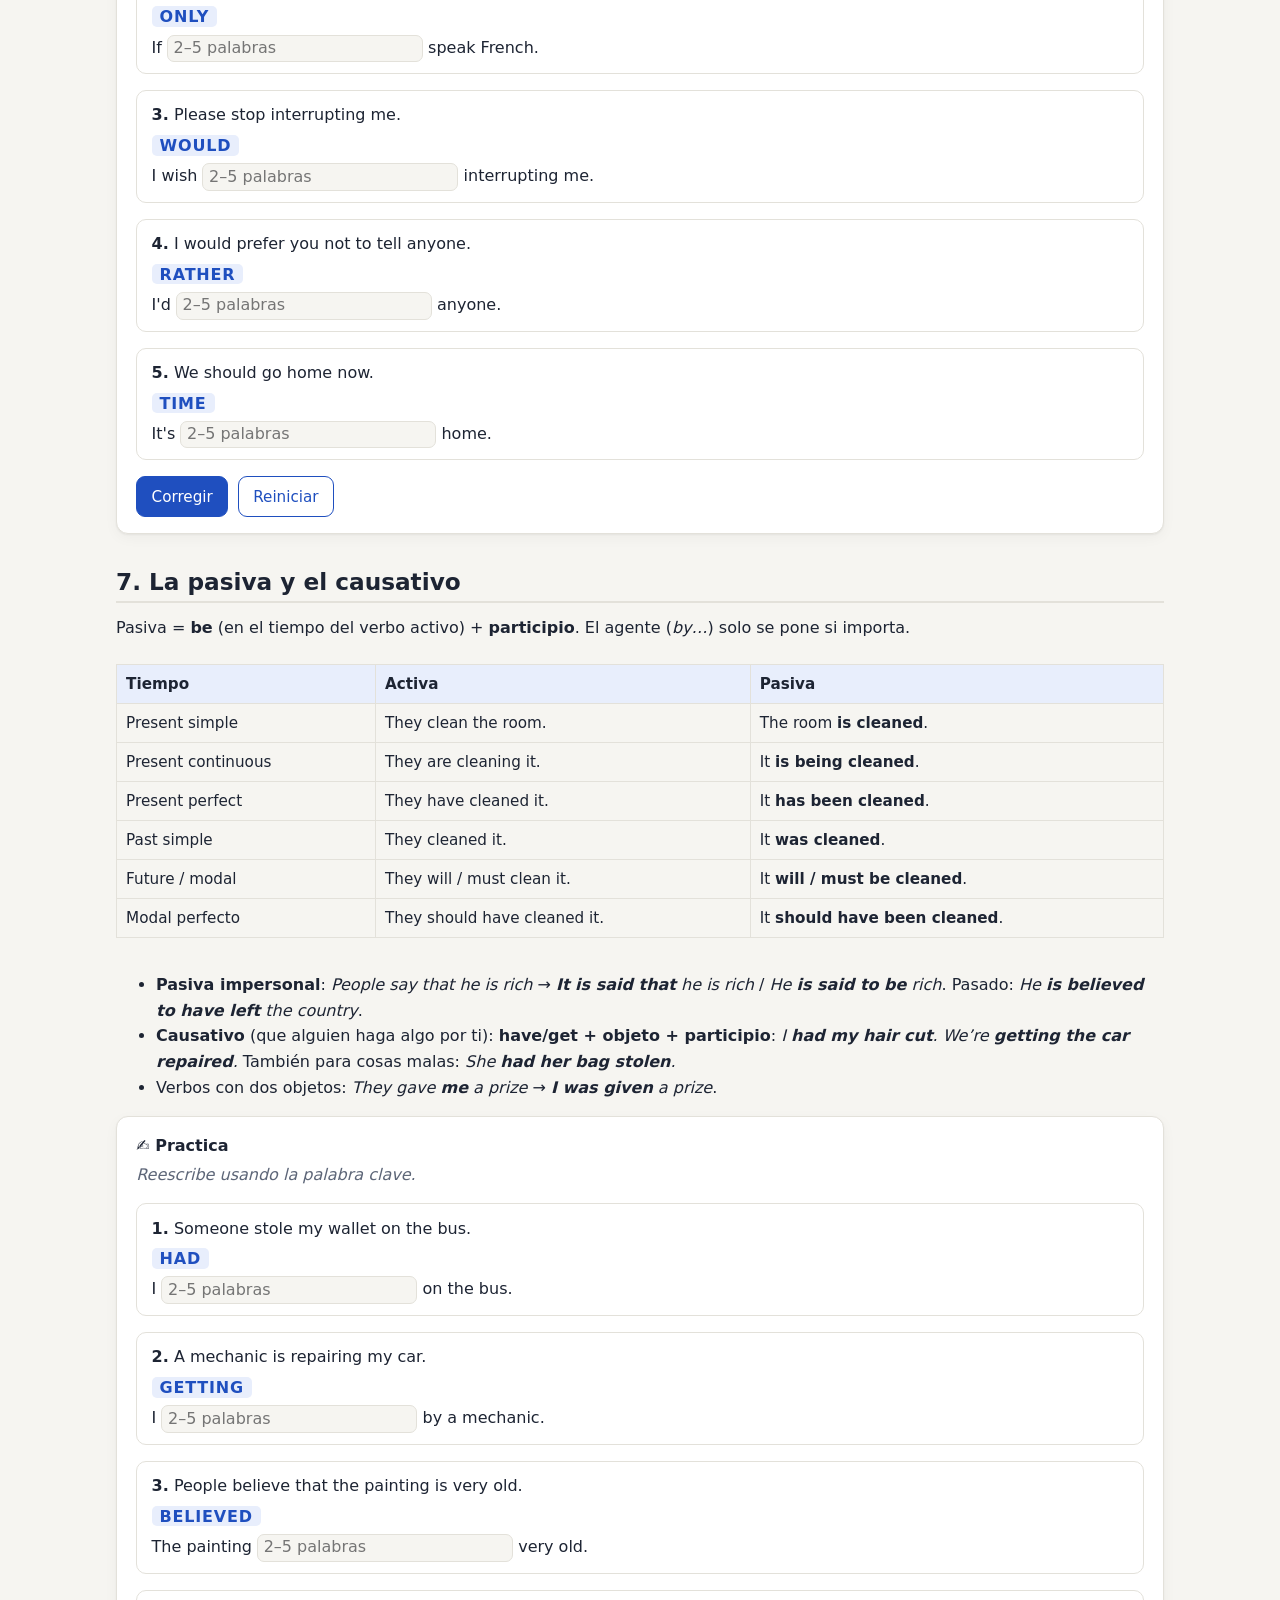
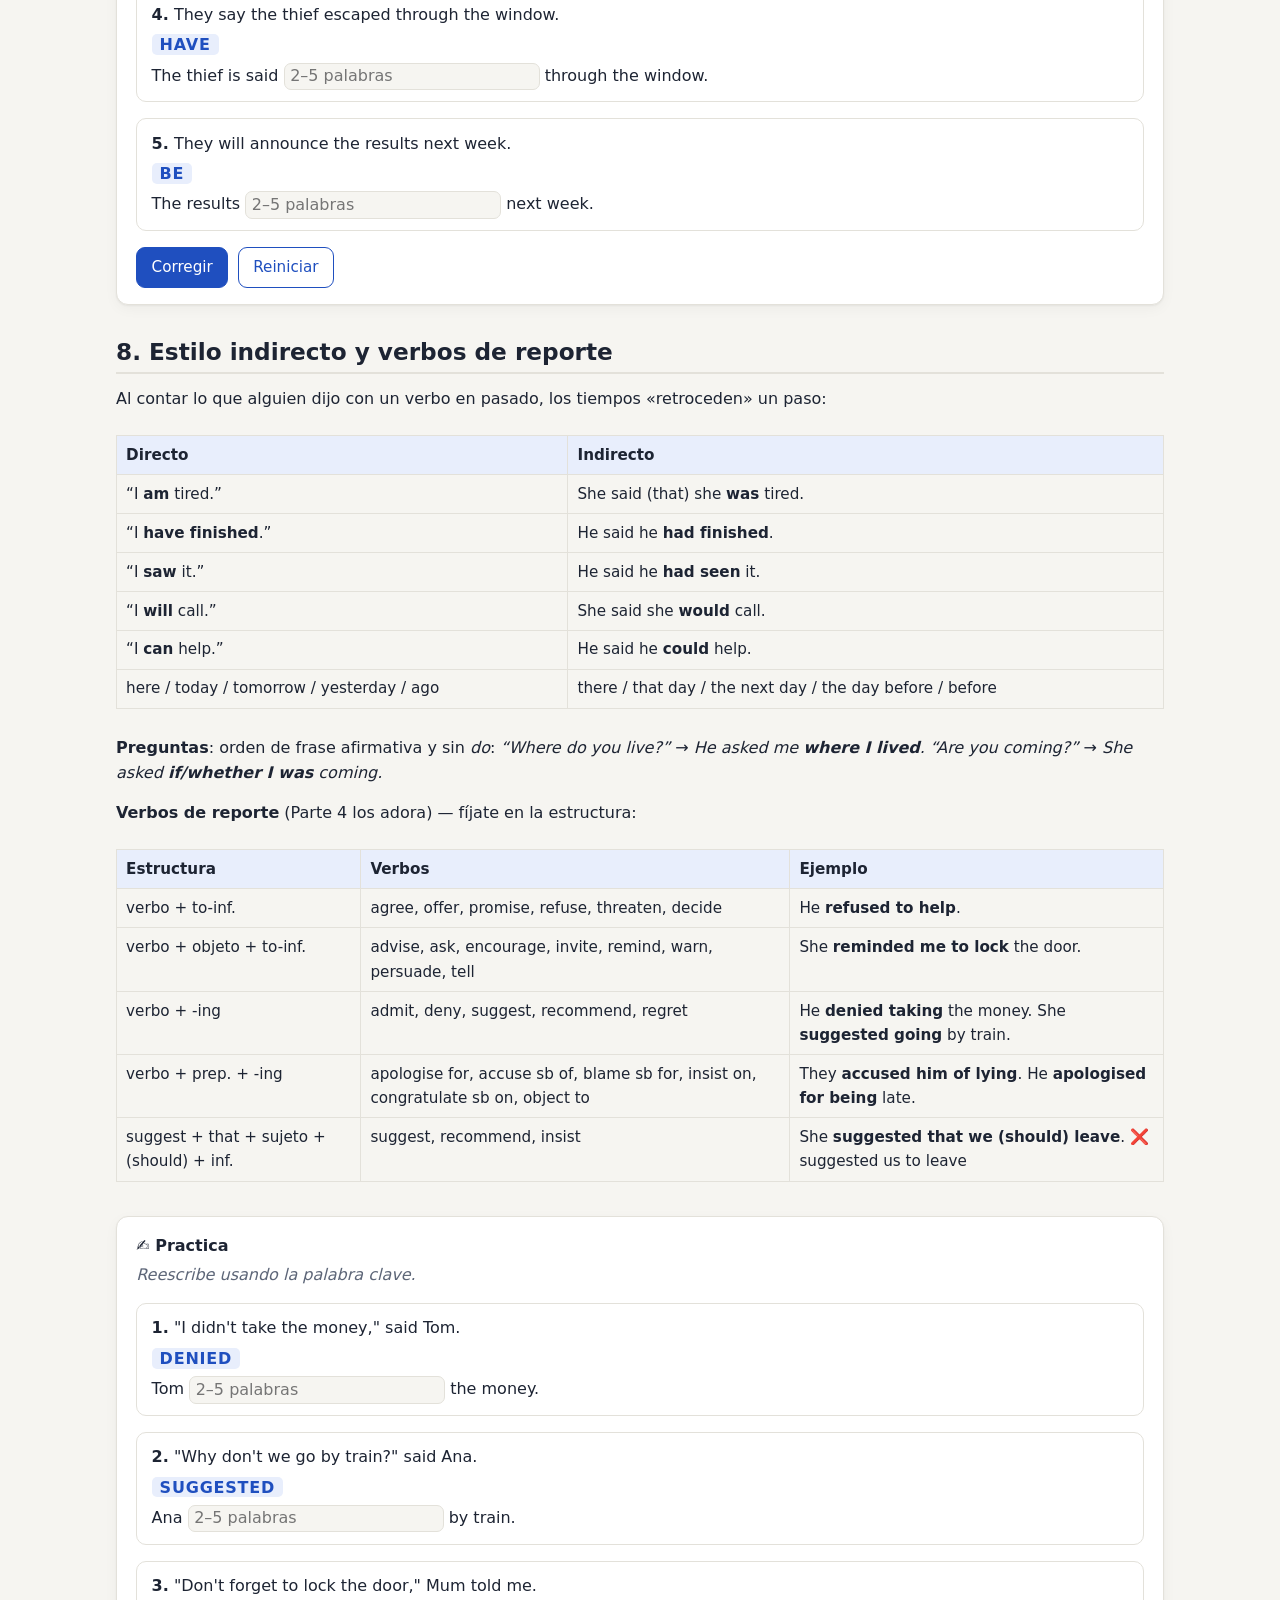
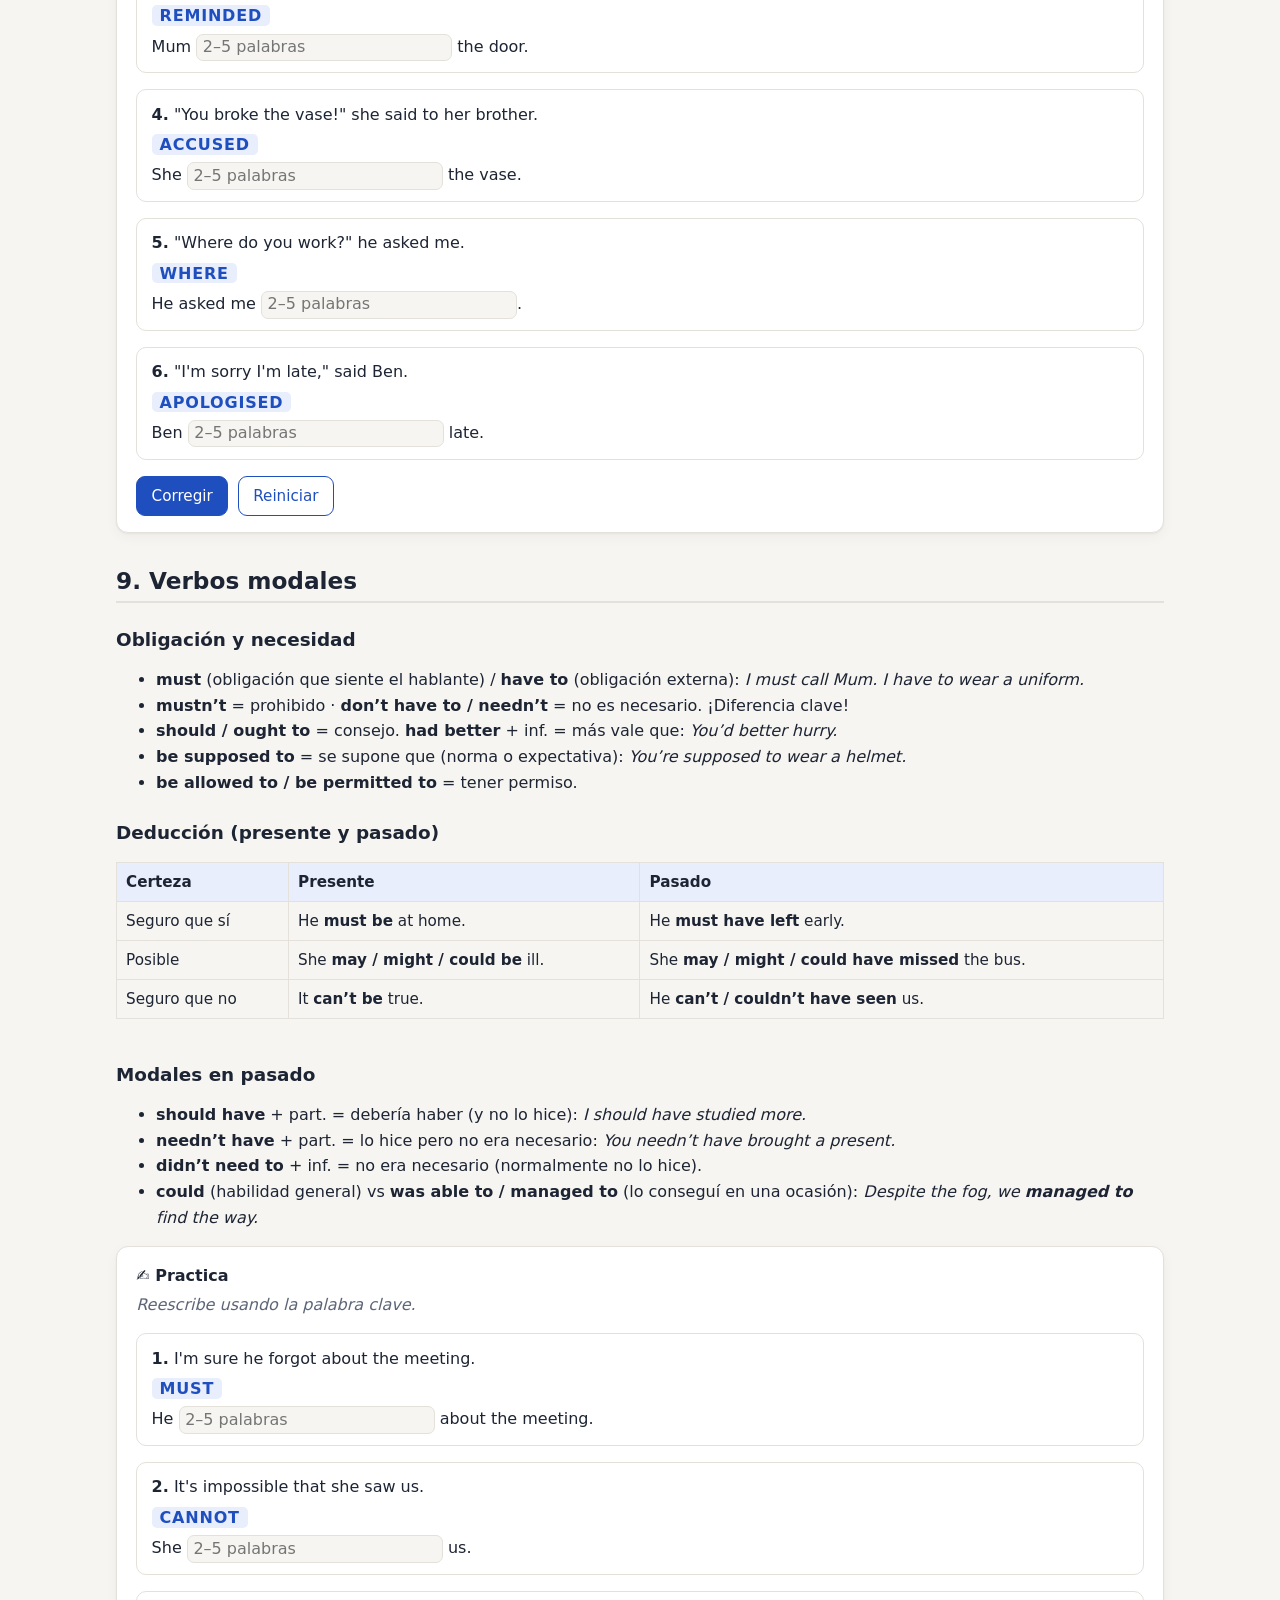
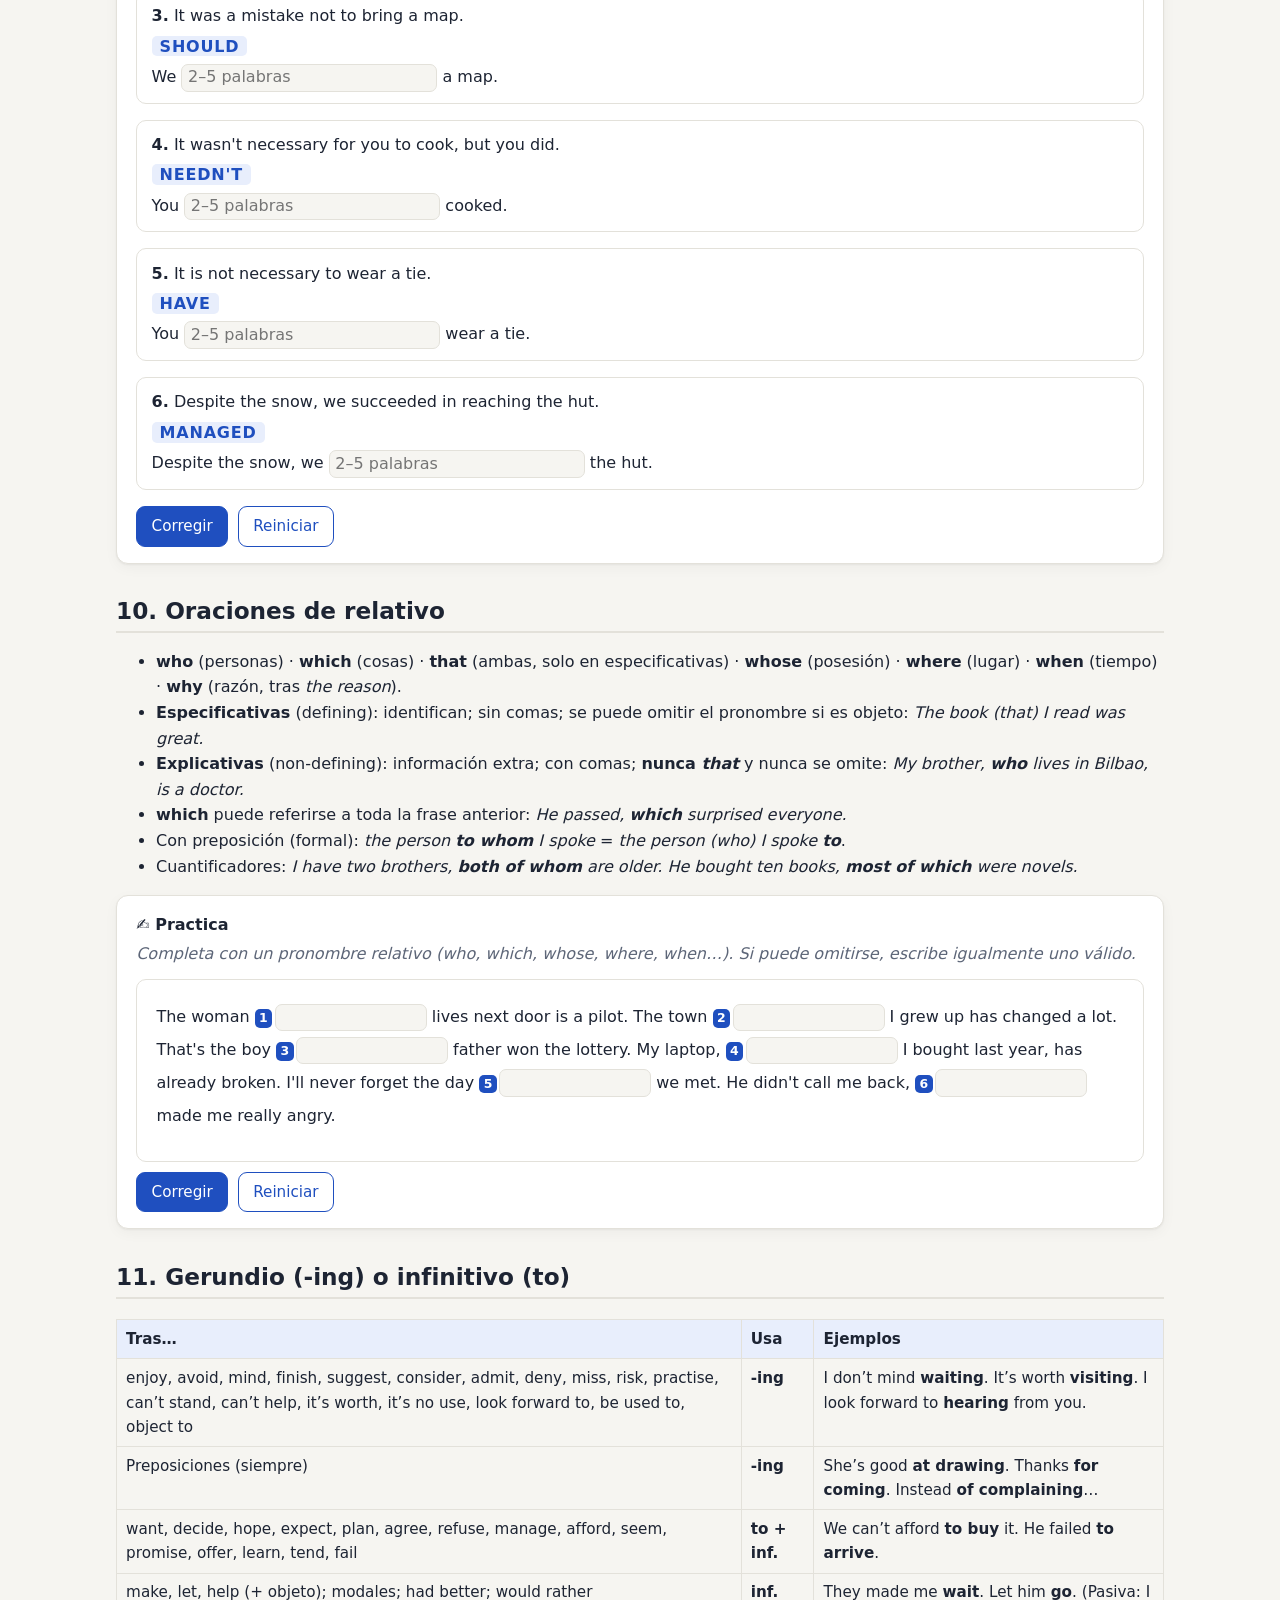
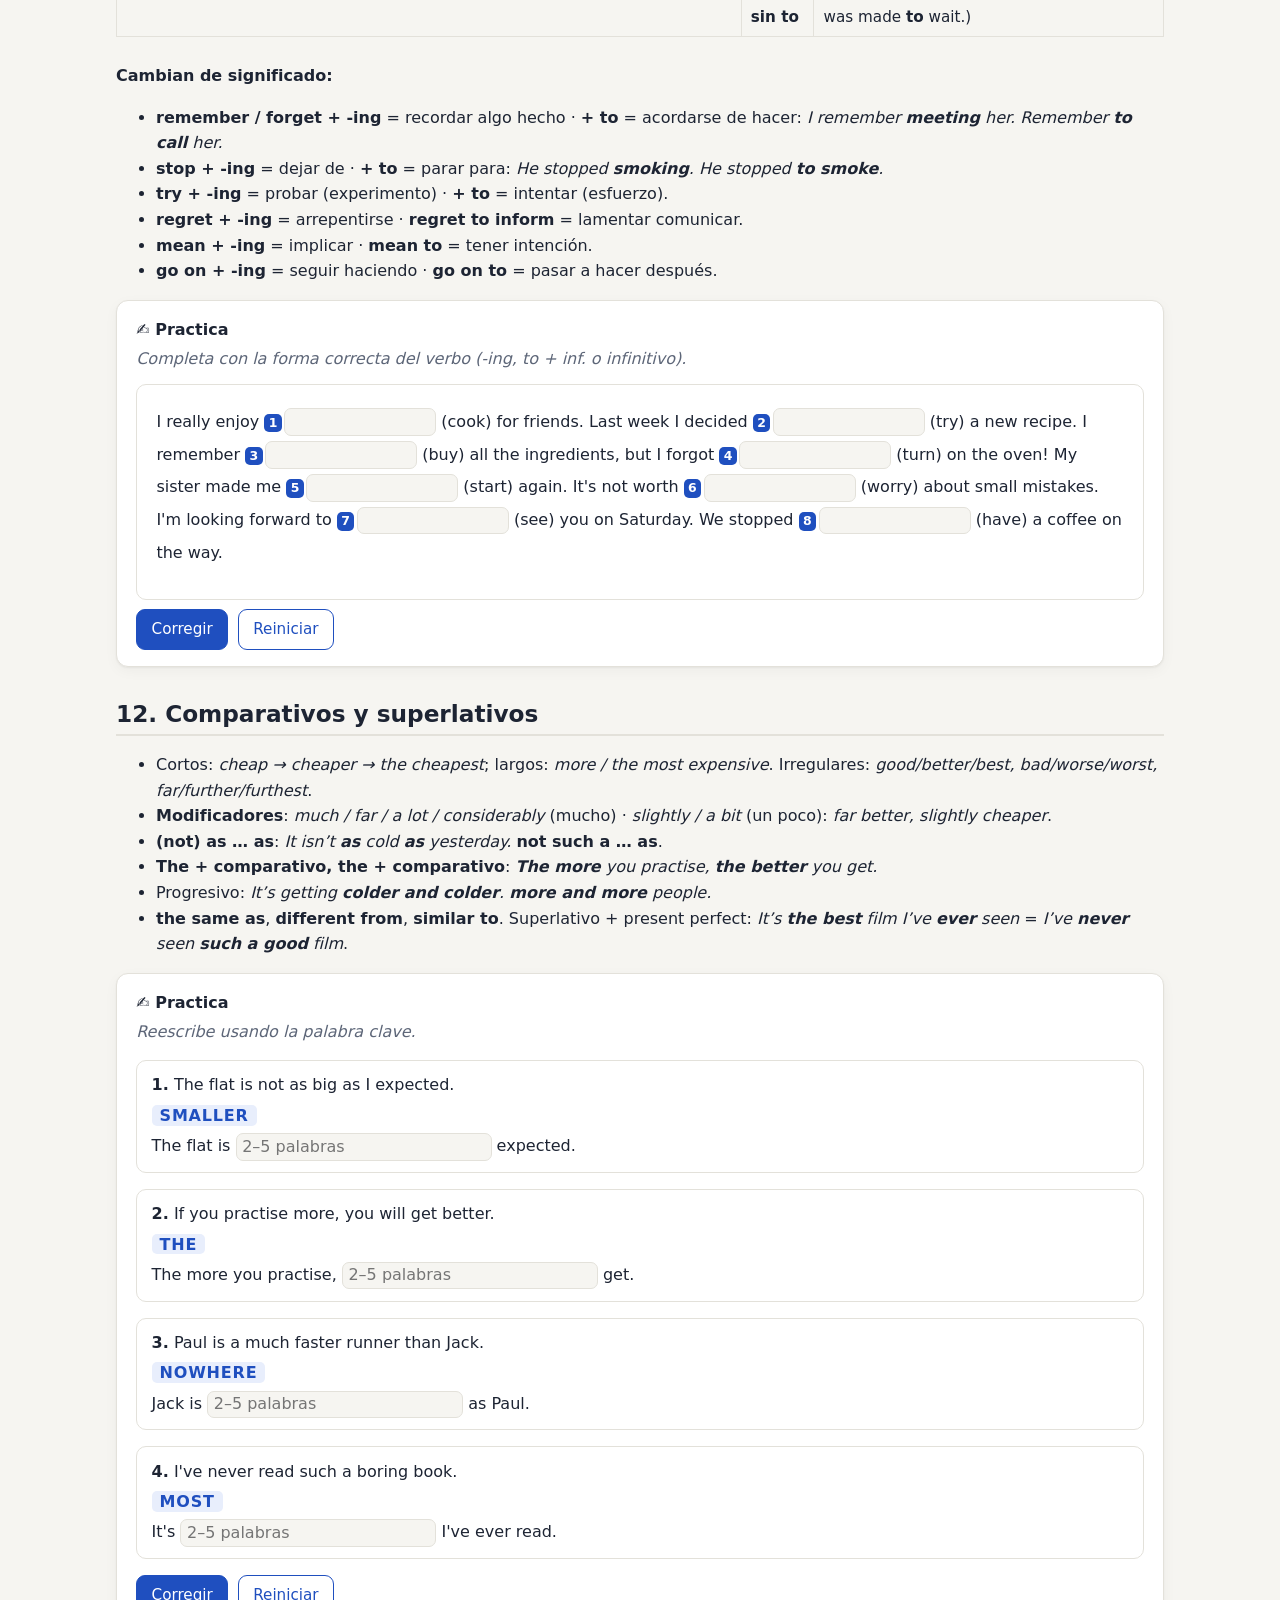
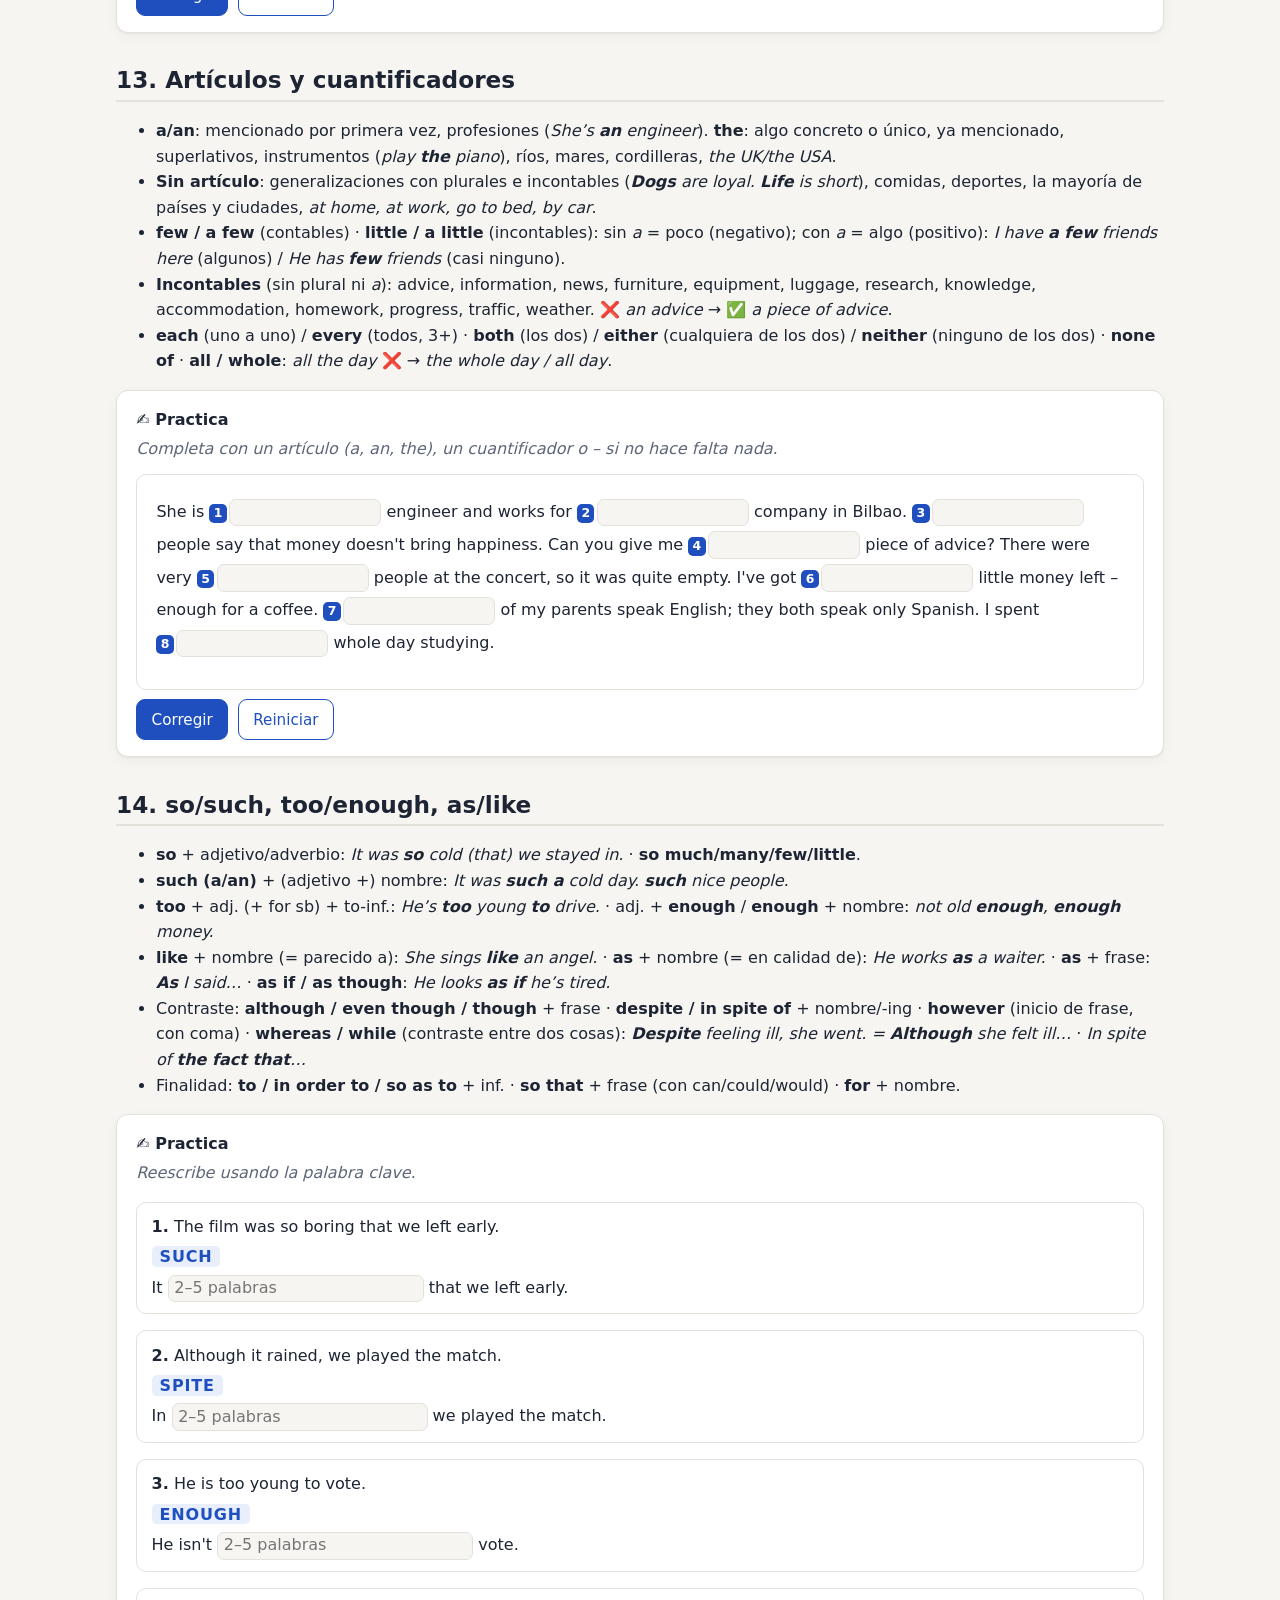
<file: gramatica.html>
<!doctype html>
<html lang="es">
<head>
<meta charset="utf-8"><meta name="viewport" content="width=device-width,initial-scale=1">
<title>Gramática B2 First</title>
<link rel="stylesheet" href="assets/style.css">
<link rel="icon" href="data:image/svg+xml,<svg xmlns='http://www.w3.org/2000/svg' viewBox='0 0 100 100'><text y='.9em' font-size='90'>🎓</text></svg>">
</head>
<body>
<main class="wrap">
<h1>Gramática para el B2 First</h1>
<p>Esta es <b>toda la gramática que se evalúa en el B2</b>, sobre todo en las Partes 2 y 4 del Use of English, pero también en Writing y Speaking (donde usar estructuras variadas sube la nota de <i>Language</i>). Cada tema tiene explicación en español, ejemplos y un ejercicio con corrección y explicación.</p>

<div class="card"><b>Temas</b>
<ol class="toc">
<li><a href="#g1">Presentes y verbos de estado</a></li>
<li><a href="#g2">Pasados · used to / would / be used to</a></li>
<li><a href="#g3">Present perfect simple y continuous</a></li>
<li><a href="#g4">El futuro</a></li>
<li><a href="#g5">Condicionales (0, 1, 2, 3, mixtos)</a></li>
<li><a href="#g6">Wish, if only, would rather, it’s time</a></li>
<li><a href="#g7">La pasiva y el causativo</a></li>
<li><a href="#g8">Estilo indirecto y verbos de reporte</a></li>
<li><a href="#g9">Verbos modales (obligación, deducción, pasado)</a></li>
<li><a href="#g10">Oraciones de relativo</a></li>
<li><a href="#g11">Gerundio o infinitivo</a></li>
<li><a href="#g12">Comparativos y superlativos</a></li>
<li><a href="#g13">Artículos y cuantificadores</a></li>
<li><a href="#g14">so/such, too/enough, as/like</a></li>
<li><a href="#g15">Preguntas indirectas y question tags</a></li>
<li><a href="#g16">Inversión y frases enfáticas</a></li>
</ol></div>

<!-- 1 -->
<h2 id="g1">1. Presentes y verbos de estado</h2>
<div class="table-wrap"><table>
<tr><th>Forma</th><th>Uso</th><th>Ejemplo</th></tr>
<tr><td>Present simple</td><td>Hábitos, verdades generales, horarios</td><td>She <b>works</b> in Madrid. The train <b>leaves</b> at 8.</td></tr>
<tr><td>Present continuous</td><td>Ahora mismo, situaciones temporales, cambios en progreso, planes fijados, quejas con <i>always</i></td><td>I<b>’m staying</b> with friends this week. Prices <b>are rising</b>. He’s <b>always losing</b> his keys!</td></tr>
</table></div>
<p><b>Verbos de estado</b> (normalmente NO van en continuo): <i>know, believe, understand, mean, like, love, hate, prefer, want, need, belong, own, seem, contain, consist</i>.</p>
<p>Algunos cambian de significado: <i>I <b>think</b> it’s great</i> (opino) / <i>I’m <b>thinking</b> about it</i> (lo estoy considerando). <i>She <b>has</b> a car</i> (posee) / <i>She’s <b>having</b> lunch</i> (acción). <i>This soup <b>tastes</b> good</i> / <i>The chef <b>is tasting</b> the soup</i>. <i>You <b>look</b> tired</i> / <i>I’m <b>looking</b> for my phone</i>.</p>
<div class="exo" data-ex="g1"></div>

<!-- 2 -->
<h2 id="g2">2. Pasados · used to / would / be used to</h2>
<div class="table-wrap"><table>
<tr><th>Forma</th><th>Uso</th><th>Ejemplo</th></tr>
<tr><td>Past simple</td><td>Acción terminada en un momento concreto</td><td>I <b>met</b> him in 2019.</td></tr>
<tr><td>Past continuous</td><td>Acción en progreso interrumpida o de fondo</td><td>I <b>was cooking</b> when the phone <b>rang</b>.</td></tr>
<tr><td>Past perfect</td><td>Acción anterior a otra pasada</td><td>When we arrived, the film <b>had</b> already <b>started</b>.</td></tr>
<tr><td>Past perfect continuous</td><td>Duración antes de un momento pasado</td><td>She was tired because she <b>had been running</b>.</td></tr>
</table></div>
<div class="table-wrap"><table>
<tr><th>Estructura</th><th>Significado</th><th>Ejemplo</th></tr>
<tr><td><b>used to</b> + infinitivo</td><td>Hábito o estado pasado que ya no ocurre</td><td>I <b>used to live</b> in Seville. Did you <b>use to</b> play?</td></tr>
<tr><td><b>would</b> + infinitivo</td><td>Hábito pasado repetido (solo acciones, no estados)</td><td>Every summer we <b>would go</b> to the beach.</td></tr>
<tr><td><b>be used to</b> + -ing / nombre</td><td>Estar acostumbrado</td><td>I<b>’m used to getting</b> up early.</td></tr>
<tr><td><b>get used to</b> + -ing / nombre</td><td>Acostumbrarse (proceso)</td><td>You’ll soon <b>get used to driving</b> on the left.</td></tr>
</table></div>
<div class="warn">❌ <i>I would live in Seville</i> (estado) → ✅ <i>I used to live in Seville</i>.<br>❌ <i>I’m used to get up</i> → ✅ <i>I’m used to getting up</i>.</div>
<div class="exo" data-ex="g2"></div>

<!-- 3 -->
<h2 id="g3">3. Present perfect simple y continuous</h2>
<p>Conecta el pasado con el presente. En español a veces se traduce por presente (<i>llevo dos años aquí</i> = <i>I’ve been here for two years</i>).</p>
<ul>
<li><b>Simple</b>: resultado o cantidad: <i>I<b>’ve written</b> three emails.</i> Experiencias: <i>Have you ever <b>been</b> to Japan?</i> Con <i>just, already, yet, ever, never, so far, recently</i>.</li>
<li><b>Continuous</b>: énfasis en la duración o actividad: <i>I<b>’ve been writing</b> emails all morning</i>. <i>Your eyes are red. Have you <b>been crying</b>?</i></li>
<li><b>for</b> + periodo (<i>for ten years</i>) · <b>since</b> + punto de inicio (<i>since 2015, since I was a child</i>).</li>
<li><b>It’s the first time I’ve</b> + participio: <i>It’s the first time I’ve <b>eaten</b> sushi</i>.</li>
<li>Transformación típica: <i>I started working here five years ago</i> → <i>I <b>have been working here for</b> five years</i>. <i>The last time I saw him was in May</i> → <i>I <b>haven’t seen him since</b> May</i>.</li>
</ul>
<div class="exo" data-ex="g3"></div>

<!-- 4 -->
<h2 id="g4">4. El futuro</h2>
<div class="table-wrap"><table>
<tr><th>Forma</th><th>Uso</th><th>Ejemplo</th></tr>
<tr><td>will</td><td>Decisiones espontáneas, predicciones (opinión), promesas, ofertas</td><td>I<b>’ll help</b> you. I think it <b>will rain</b>.</td></tr>
<tr><td>be going to</td><td>Planes/intenciones; predicción con evidencia</td><td>I<b>’m going to study</b> medicine. Look at those clouds: it’s <b>going to rain</b>.</td></tr>
<tr><td>Present continuous</td><td>Planes concertados (agenda)</td><td>I<b>’m meeting</b> Ana at six.</td></tr>
<tr><td>Present simple</td><td>Horarios; tras <i>when, as soon as, until, before, after, if</i></td><td>I’ll call you <b>when I arrive</b> (❌ when I will arrive).</td></tr>
<tr><td>Future continuous</td><td>Acción en progreso en un momento futuro</td><td>This time tomorrow I<b>’ll be lying</b> on the beach.</td></tr>
<tr><td>Future perfect</td><td>Acción terminada antes de un momento futuro</td><td>By June I<b>’ll have finished</b> the course.</td></tr>
<tr><td>be about to / be due to / be likely to</td><td>Inminente / previsto / probable</td><td>The film <b>is about to</b> start. He <b>is likely to</b> win.</td></tr>
</table></div>
<div class="exo" data-ex="g4"></div>

<!-- 5 -->
<h2 id="g5">5. Condicionales</h2>
<div class="table-wrap"><table>
<tr><th>Tipo</th><th>Estructura</th><th>Uso</th><th>Ejemplo</th></tr>
<tr><td>0</td><td>If + present, present</td><td>Verdades generales</td><td>If you heat ice, it <b>melts</b>.</td></tr>
<tr><td>1</td><td>If + present, will + inf.</td><td>Posible en el futuro</td><td>If it rains, we<b>’ll stay</b> in.</td></tr>
<tr><td>2</td><td>If + past, would + inf.</td><td>Hipotético / irreal presente</td><td>If I <b>had</b> more time, I <b>would travel</b>. If I <b>were</b> you, I’d accept.</td></tr>
<tr><td>3</td><td>If + past perfect, would have + part.</td><td>Irreal pasado</td><td>If I <b>had studied</b>, I <b>would have passed</b>.</td></tr>
<tr><td>Mixto</td><td>If + past perfect, would + inf.</td><td>Pasado → presente</td><td>If I <b>had taken</b> the job, I <b>would be</b> rich now.</td></tr>
</table></div>
<p><b>Alternativas a <i>if</i></b> (muy frecuentes en la Parte 4):</p>
<ul>
<li><b>unless</b> = if… not: <i>You won’t pass <b>unless</b> you study.</i></li>
<li><b>provided (that) / providing / as long as / on condition that</b> = solo si: <i>You can go <b>as long as</b> you’re back by ten.</i></li>
<li><b>in case</b> = por si acaso (¡no es «if»!): <i>Take an umbrella <b>in case</b> it rains.</i></li>
<li><b>otherwise</b> = si no: <i>Hurry, <b>otherwise</b> we’ll be late.</i></li>
<li><b>But for / Without</b> + nombre: <i><b>But for</b> your help, I would have failed.</i></li>
<li>Inversión formal: <i><b>Had I known</b>, I would have come</i> (= If I had known). <i><b>Should you need</b> help, call me.</i></li>
</ul>
<div class="exo" data-ex="g5"></div>

<!-- 6 -->
<h2 id="g6">6. Wish, if only, would rather, it’s time</h2>
<div class="table-wrap"><table>
<tr><th>Estructura</th><th>Significado</th><th>Ejemplo</th></tr>
<tr><td>wish / if only + past simple</td><td>Deseo sobre el presente</td><td>I wish I <b>had</b> a car. (no lo tengo)</td></tr>
<tr><td>wish / if only + past perfect</td><td>Arrepentimiento sobre el pasado</td><td>I wish I <b>had listened</b> to you.</td></tr>
<tr><td>wish + would</td><td>Queja sobre lo que otro hace (o no hace)</td><td>I wish you <b>would stop</b> shouting.</td></tr>
<tr><td>wish + could</td><td>Habilidad deseada</td><td>I wish I <b>could</b> swim.</td></tr>
<tr><td>would rather + inf.</td><td>Preferencia propia</td><td>I<b>’d rather stay</b> home.</td></tr>
<tr><td>would rather + sujeto + past</td><td>Preferencia sobre otro</td><td>I<b>’d rather you didn’t</b> smoke here.</td></tr>
<tr><td>It’s (high) time + sujeto + past</td><td>Ya va siendo hora</td><td>It’s time we <b>left</b>.</td></tr>
</table></div>
<p>Transformación típica: <i>I regret not going to the party</i> → <i>I <b>wish I had gone</b> to the party</i>.</p>
<div class="exo" data-ex="g6"></div>

<!-- 7 -->
<h2 id="g7">7. La pasiva y el causativo</h2>
<p>Pasiva = <b>be</b> (en el tiempo del verbo activo) + <b>participio</b>. El agente (<i>by…</i>) solo se pone si importa.</p>
<div class="table-wrap"><table>
<tr><th>Tiempo</th><th>Activa</th><th>Pasiva</th></tr>
<tr><td>Present simple</td><td>They clean the room.</td><td>The room <b>is cleaned</b>.</td></tr>
<tr><td>Present continuous</td><td>They are cleaning it.</td><td>It <b>is being cleaned</b>.</td></tr>
<tr><td>Present perfect</td><td>They have cleaned it.</td><td>It <b>has been cleaned</b>.</td></tr>
<tr><td>Past simple</td><td>They cleaned it.</td><td>It <b>was cleaned</b>.</td></tr>
<tr><td>Future / modal</td><td>They will / must clean it.</td><td>It <b>will / must be cleaned</b>.</td></tr>
<tr><td>Modal perfecto</td><td>They should have cleaned it.</td><td>It <b>should have been cleaned</b>.</td></tr>
</table></div>
<ul>
<li><b>Pasiva impersonal</b>: <i>People say that he is rich</i> → <i><b>It is said that</b> he is rich</i> / <i>He <b>is said to be</b> rich</i>. Pasado: <i>He <b>is believed to have left</b> the country</i>.</li>
<li><b>Causativo</b> (que alguien haga algo por ti): <b>have/get + objeto + participio</b>: <i>I <b>had my hair cut</b>. We’re <b>getting the car repaired</b>.</i> También para cosas malas: <i>She <b>had her bag stolen</b>.</i></li>
<li>Verbos con dos objetos: <i>They gave <b>me</b> a prize</i> → <i><b>I was given</b> a prize</i>.</li>
</ul>
<div class="exo" data-ex="g7"></div>

<!-- 8 -->
<h2 id="g8">8. Estilo indirecto y verbos de reporte</h2>
<p>Al contar lo que alguien dijo con un verbo en pasado, los tiempos «retroceden» un paso:</p>
<div class="table-wrap"><table>
<tr><th>Directo</th><th>Indirecto</th></tr>
<tr><td>“I <b>am</b> tired.”</td><td>She said (that) she <b>was</b> tired.</td></tr>
<tr><td>“I <b>have finished</b>.”</td><td>He said he <b>had finished</b>.</td></tr>
<tr><td>“I <b>saw</b> it.”</td><td>He said he <b>had seen</b> it.</td></tr>
<tr><td>“I <b>will</b> call.”</td><td>She said she <b>would</b> call.</td></tr>
<tr><td>“I <b>can</b> help.”</td><td>He said he <b>could</b> help.</td></tr>
<tr><td>here / today / tomorrow / yesterday / ago</td><td>there / that day / the next day / the day before / before</td></tr>
</table></div>
<p><b>Preguntas</b>: orden de frase afirmativa y sin <i>do</i>: <i>“Where do you live?”</i> → <i>He asked me <b>where I lived</b>.</i> <i>“Are you coming?”</i> → <i>She asked <b>if/whether I was</b> coming.</i></p>
<p><b>Verbos de reporte</b> (Parte 4 los adora) — fíjate en la estructura:</p>
<div class="table-wrap"><table>
<tr><th>Estructura</th><th>Verbos</th><th>Ejemplo</th></tr>
<tr><td>verbo + to-inf.</td><td>agree, offer, promise, refuse, threaten, decide</td><td>He <b>refused to help</b>.</td></tr>
<tr><td>verbo + objeto + to-inf.</td><td>advise, ask, encourage, invite, remind, warn, persuade, tell</td><td>She <b>reminded me to lock</b> the door.</td></tr>
<tr><td>verbo + -ing</td><td>admit, deny, suggest, recommend, regret</td><td>He <b>denied taking</b> the money. She <b>suggested going</b> by train.</td></tr>
<tr><td>verbo + prep. + -ing</td><td>apologise for, accuse sb of, blame sb for, insist on, congratulate sb on, object to</td><td>They <b>accused him of lying</b>. He <b>apologised for being</b> late.</td></tr>
<tr><td>suggest + that + sujeto + (should) + inf.</td><td>suggest, recommend, insist</td><td>She <b>suggested that we (should) leave</b>. ❌ suggested us to leave</td></tr>
</table></div>
<div class="exo" data-ex="g8"></div>

<!-- 9 -->
<h2 id="g9">9. Verbos modales</h2>
<h3>Obligación y necesidad</h3>
<ul>
<li><b>must</b> (obligación que siente el hablante) / <b>have to</b> (obligación externa): <i>I must call Mum. I have to wear a uniform.</i></li>
<li><b>mustn’t</b> = prohibido · <b>don’t have to / needn’t</b> = no es necesario. ¡Diferencia clave!</li>
<li><b>should / ought to</b> = consejo. <b>had better</b> + inf. = más vale que: <i>You’d better hurry.</i></li>
<li><b>be supposed to</b> = se supone que (norma o expectativa): <i>You’re supposed to wear a helmet.</i></li>
<li><b>be allowed to / be permitted to</b> = tener permiso.</li>
</ul>
<h3>Deducción (presente y pasado)</h3>
<div class="table-wrap"><table>
<tr><th>Certeza</th><th>Presente</th><th>Pasado</th></tr>
<tr><td>Seguro que sí</td><td>He <b>must be</b> at home.</td><td>He <b>must have left</b> early.</td></tr>
<tr><td>Posible</td><td>She <b>may / might / could be</b> ill.</td><td>She <b>may / might / could have missed</b> the bus.</td></tr>
<tr><td>Seguro que no</td><td>It <b>can’t be</b> true.</td><td>He <b>can’t / couldn’t have seen</b> us.</td></tr>
</table></div>
<h3>Modales en pasado</h3>
<ul>
<li><b>should have</b> + part. = debería haber (y no lo hice): <i>I should have studied more.</i></li>
<li><b>needn’t have</b> + part. = lo hice pero no era necesario: <i>You needn’t have brought a present.</i></li>
<li><b>didn’t need to</b> + inf. = no era necesario (normalmente no lo hice).</li>
<li><b>could</b> (habilidad general) vs <b>was able to / managed to</b> (lo conseguí en una ocasión): <i>Despite the fog, we <b>managed to</b> find the way.</i></li>
</ul>
<div class="exo" data-ex="g9"></div>

<!-- 10 -->
<h2 id="g10">10. Oraciones de relativo</h2>
<ul>
<li><b>who</b> (personas) · <b>which</b> (cosas) · <b>that</b> (ambas, solo en especificativas) · <b>whose</b> (posesión) · <b>where</b> (lugar) · <b>when</b> (tiempo) · <b>why</b> (razón, tras <i>the reason</i>).</li>
<li><b>Especificativas</b> (defining): identifican; sin comas; se puede omitir el pronombre si es objeto: <i>The book (that) I read was great.</i></li>
<li><b>Explicativas</b> (non-defining): información extra; con comas; <b>nunca <i>that</i></b> y nunca se omite: <i>My brother, <b>who</b> lives in Bilbao, is a doctor.</i></li>
<li><b>which</b> puede referirse a toda la frase anterior: <i>He passed, <b>which</b> surprised everyone.</i></li>
<li>Con preposición (formal): <i>the person <b>to whom</b> I spoke</i> = <i>the person (who) I spoke <b>to</b></i>.</li>
<li>Cuantificadores: <i>I have two brothers, <b>both of whom</b> are older. He bought ten books, <b>most of which</b> were novels.</i></li>
</ul>
<div class="exo" data-ex="g10"></div>

<!-- 11 -->
<h2 id="g11">11. Gerundio (-ing) o infinitivo (to)</h2>
<div class="table-wrap"><table>
<tr><th>Tras…</th><th>Usa</th><th>Ejemplos</th></tr>
<tr><td>enjoy, avoid, mind, finish, suggest, consider, admit, deny, miss, risk, practise, can’t stand, can’t help, it’s worth, it’s no use, look forward to, be used to, object to</td><td><b>-ing</b></td><td>I don’t mind <b>waiting</b>. It’s worth <b>visiting</b>. I look forward to <b>hearing</b> from you.</td></tr>
<tr><td>Preposiciones (siempre)</td><td><b>-ing</b></td><td>She’s good <b>at drawing</b>. Thanks <b>for coming</b>. Instead <b>of complaining</b>…</td></tr>
<tr><td>want, decide, hope, expect, plan, agree, refuse, manage, afford, seem, promise, offer, learn, tend, fail</td><td><b>to + inf.</b></td><td>We can’t afford <b>to buy</b> it. He failed <b>to arrive</b>.</td></tr>
<tr><td>make, let, help (+ objeto); modales; had better; would rather</td><td><b>inf. sin to</b></td><td>They made me <b>wait</b>. Let him <b>go</b>. (Pasiva: I was made <b>to</b> wait.)</td></tr>
</table></div>
<p><b>Cambian de significado:</b></p>
<ul>
<li><b>remember / forget + -ing</b> = recordar algo hecho · <b>+ to</b> = acordarse de hacer: <i>I remember <b>meeting</b> her. Remember <b>to call</b> her.</i></li>
<li><b>stop + -ing</b> = dejar de · <b>+ to</b> = parar para: <i>He stopped <b>smoking</b>. He stopped <b>to smoke</b>.</i></li>
<li><b>try + -ing</b> = probar (experimento) · <b>+ to</b> = intentar (esfuerzo).</li>
<li><b>regret + -ing</b> = arrepentirse · <b>regret to inform</b> = lamentar comunicar.</li>
<li><b>mean + -ing</b> = implicar · <b>mean to</b> = tener intención.</li>
<li><b>go on + -ing</b> = seguir haciendo · <b>go on to</b> = pasar a hacer después.</li>
</ul>
<div class="exo" data-ex="g11"></div>

<!-- 12 -->
<h2 id="g12">12. Comparativos y superlativos</h2>
<ul>
<li>Cortos: <i>cheap → cheaper → the cheapest</i>; largos: <i>more / the most expensive</i>. Irregulares: <i>good/better/best, bad/worse/worst, far/further/furthest</i>.</li>
<li><b>Modificadores</b>: <i>much / far / a lot / considerably</i> (mucho) · <i>slightly / a bit</i> (un poco): <i>far better, slightly cheaper</i>.</li>
<li><b>(not) as … as</b>: <i>It isn’t <b>as</b> cold <b>as</b> yesterday.</i> <b>not such a … as</b>.</li>
<li><b>The + comparativo, the + comparativo</b>: <i><b>The more</b> you practise, <b>the better</b> you get.</i></li>
<li>Progresivo: <i>It’s getting <b>colder and colder</b>. <b>more and more</b> people.</i></li>
<li><b>the same as</b>, <b>different from</b>, <b>similar to</b>. Superlativo + present perfect: <i>It’s <b>the best</b> film I’ve <b>ever</b> seen</i> = <i>I’ve <b>never</b> seen <b>such a good</b> film</i>.</li>
</ul>
<div class="exo" data-ex="g12"></div>

<!-- 13 -->
<h2 id="g13">13. Artículos y cuantificadores</h2>
<ul>
<li><b>a/an</b>: mencionado por primera vez, profesiones (<i>She’s <b>an</b> engineer</i>). <b>the</b>: algo concreto o único, ya mencionado, superlativos, instrumentos (<i>play <b>the</b> piano</i>), ríos, mares, cordilleras, <i>the UK/the USA</i>.</li>
<li><b>Sin artículo</b>: generalizaciones con plurales e incontables (<i><b>Dogs</b> are loyal. <b>Life</b> is short</i>), comidas, deportes, la mayoría de países y ciudades, <i>at home, at work, go to bed, by car</i>.</li>
<li><b>few / a few</b> (contables) · <b>little / a little</b> (incontables): sin <i>a</i> = poco (negativo); con <i>a</i> = algo (positivo): <i>I have <b>a few</b> friends here</i> (algunos) / <i>He has <b>few</b> friends</i> (casi ninguno).</li>
<li><b>Incontables</b> (sin plural ni <i>a</i>): advice, information, news, furniture, equipment, luggage, research, knowledge, accommodation, homework, progress, traffic, weather. ❌ <i>an advice</i> → ✅ <i>a piece of advice</i>.</li>
<li><b>each</b> (uno a uno) / <b>every</b> (todos, 3+) · <b>both</b> (los dos) / <b>either</b> (cualquiera de los dos) / <b>neither</b> (ninguno de los dos) · <b>none of</b> · <b>all / whole</b>: <i>all the day</i> ❌ → <i>the whole day / all day</i>.</li>
</ul>
<div class="exo" data-ex="g13"></div>

<!-- 14 -->
<h2 id="g14">14. so/such, too/enough, as/like</h2>
<ul>
<li><b>so</b> + adjetivo/adverbio: <i>It was <b>so</b> cold (that) we stayed in.</i> · <b>so much/many/few/little</b>.</li>
<li><b>such (a/an)</b> + (adjetivo +) nombre: <i>It was <b>such a</b> cold day. <b>such</b> nice people.</i></li>
<li><b>too</b> + adj. (+ for sb) + to-inf.: <i>He’s <b>too</b> young <b>to</b> drive.</i> · adj. + <b>enough</b> / <b>enough</b> + nombre: <i>not old <b>enough</b>, <b>enough</b> money.</i></li>
<li><b>like</b> + nombre (= parecido a): <i>She sings <b>like</b> an angel.</i> · <b>as</b> + nombre (= en calidad de): <i>He works <b>as</b> a waiter.</i> · <b>as</b> + frase: <i><b>As</b> I said…</i> · <b>as if / as though</b>: <i>He looks <b>as if</b> he’s tired.</i></li>
<li>Contraste: <b>although / even though / though</b> + frase · <b>despite / in spite of</b> + nombre/-ing · <b>however</b> (inicio de frase, con coma) · <b>whereas / while</b> (contraste entre dos cosas): <i><b>Despite</b> feeling ill, she went. = <b>Although</b> she felt ill…</i> · <i>In spite of <b>the fact that</b>…</i></li>
<li>Finalidad: <b>to / in order to / so as to</b> + inf. · <b>so that</b> + frase (con can/could/would) · <b>for</b> + nombre.</li>
</ul>
<div class="exo" data-ex="g14"></div>

<!-- 15 -->
<h2 id="g15">15. Preguntas indirectas y question tags</h2>
<ul>
<li>Indirectas (más educadas): <i>Could you tell me <b>where the station is</b>? Do you know <b>what time it starts</b>? I wonder <b>if</b> you could help me.</i> → orden afirmativo, sin <i>do/does/did</i>.</li>
<li><b>Question tags</b>: afirmativa → tag negativa y viceversa, con el mismo auxiliar: <i>You’re Spanish, <b>aren’t you</b>? She didn’t call, <b>did she</b>? I’m late, <b>aren’t I</b>? Let’s go, <b>shall we</b>?</i></li>
<li>Muy útiles en Speaking Parte 3 para implicar al compañero: <i>That’s a good idea, <b>isn’t it</b>?</i></li>
</ul>
<div class="exo" data-ex="g15"></div>

<!-- 16 -->
<h2 id="g16">16. Inversión y frases enfáticas (subir nota)</h2>
<p>Tras ciertas expresiones negativas al inicio de la frase, se invierte sujeto y auxiliar (como en una pregunta):</p>
<ul>
<li><b>Never</b> have I seen such chaos. · <b>Rarely / Seldom</b> do we eat out.</li>
<li><b>Not only</b> did he arrive late, <b>but</b> he <b>also</b> forgot the tickets.</li>
<li><b>Hardly / Scarcely</b> had I sat down <b>when</b> the phone rang. · <b>No sooner</b> had I sat down <b>than</b>…</li>
<li><b>Under no circumstances</b> should you open this door. · <b>Not until</b> I got home did I realise.</li>
<li><b>Only when / Only after</b> I read it did I understand.</li>
</ul>
<p><b>Cleft sentences</b> (énfasis): <i><b>What I need is</b> a holiday. <b>It was</b> Sarah <b>who</b> told me. <b>All I want is</b> some peace.</i></p>
<div class="exo" data-ex="g16"></div>

<p><a class="btn" href="vocabulario.html">Siguiente: Vocabulario →</a></p>
</main>
<script src="assets/app.js"></script>
<script>
const EX = {
 g1:{t:'Completa con el presente simple o continuo del verbo entre paréntesis.',d:{text:`Right now I [1] (sit) in a café. I usually [2] (work) from home, but this week they [3] (repair) my flat. I [4] (not / understand) why it is taking so long. The coffee here [5] (taste) wonderful, and the owner [6] (always / give) me free biscuits, which I love.`,ans:[["am sitting","'m sitting"],["work"],["are repairing","'re repairing"],["don't understand","do not understand"],["tastes"],["is always giving","always gives"]],exp:["Acción en progreso ahora (right now).","Hábito (usually).","Situación temporal (this week).","Understand es verbo de estado: no va en continuo.","Taste como percepción (= sabe): estado.","Always + continuo expresa algo repetido que llama la atención; también vale el simple."]}},
 g2:{t:'Completa con la forma correcta (una o varias palabras).',d:{text:`When I was a child, we [1] (live) in a small village. Every Sunday my grandfather [2] (take) us fishing – he loved it. I remember one day it [3] (rain) heavily when we [4] (arrive) at the river. By the time we got home, we [5] (lose) all the fish! Now I live in London and I'm still not used [6] (drive) in heavy traffic.`,ans:[["used to live","lived"],["would take","used to take","took"],["was raining"],["arrived"],["had lost"],["to driving"]],exp:["Estado pasado: used to (no would) o past simple.","Hábito pasado: would / used to.","Acción de fondo en progreso: past continuous.","Acción puntual que interrumpe: past simple.","Anterior a otra acción pasada: past perfect.","Be used to + -ing."]}},
 g3:{t:'Reescribe usando la palabra clave (2–5 palabras).',type:'p4',d:[
  {s1:'I started learning the guitar three years ago.',key:'BEEN',s2:'I ___ the guitar for three years.',ans:["have been learning","'ve been learning"],exp:'Duración hasta ahora: present perfect continuous + for.'},
  {s1:'The last time I saw Laura was in March.',key:'SEEN',s2:'I ___ March.',ans:["haven't seen laura since","have not seen laura since"],exp:'The last time… was → haven’t + participio + since.'},
  {s1:'This is my first visit to Rome.',key:'TIME',s2:'It is ___ visited Rome.',ans:["the first time i have","the first time i've"],exp:'It’s the first time + present perfect.'},
  {s1:'I have never eaten such a delicious cake.',key:'EVER',s2:'This is the most delicious cake ___ eaten.',ans:["i have ever","i've ever"],exp:'Superlativo + I have ever + participio.'}]},
 g4:{t:'Elige la forma correcta.',type:'p1',d:{text:`Don't worry, I [1] you with the bags. Look at that sky – it [2] to storm. I [3] Paul at the cinema at eight; we booked the tickets yesterday. I'll text you as soon as I [4] home. This time next week I [5] on a beach in Greece! By the end of the year, I [6] enough money to buy a car.`,opts:[["help","am helping","'ll help","going to help"],["will","is going","is about","is due"],["will meet","meet","am meeting","would meet"],["will get","get","am getting","got"],["will lie","am lying","will be lying","will have lain"],["will save","will have saved","am saving","save"]],ans:[2,1,2,1,2,1],exp:["Oferta espontánea: will.","Predicción con evidencia: going to.","Plan concertado: present continuous.","Tras as soon as: presente (no will).","Acción en progreso en un momento futuro: future continuous.","Terminado antes de un momento futuro: future perfect."]}},
 g5:{t:'Reescribe usando la palabra clave.',type:'p4',d:[
  {s1:"I didn't know you were ill, so I didn't visit you.",key:'HAD',s2:'If I ___ you were ill, I would have visited you.',ans:["had known"],exp:'Tercer condicional: if + past perfect.'},
  {s1:'You can borrow my bike if you bring it back tomorrow.',key:'LONG',s2:'You can borrow my bike ___ bring it back tomorrow.',ans:["as long as you","so long as you"],exp:'As long as = siempre que.'},
  {s1:"We'll go to the beach only if it doesn't rain.",key:'UNLESS',s2:"We won't go to the beach ___.",ans:["unless it rains"],exp:'Unless = if not, y por eso el verbo va en afirmativa.'},
  {s1:'Take a jacket because it might get cold.',key:'CASE',s2:'Take a jacket ___ cold.',ans:["in case it gets"],exp:'In case = por si acaso; va con presente.'},
  {s1:"I'm not rich, so I can't buy a big house.",key:'WERE',s2:'If I ___ buy a big house.',ans:["were rich i could","were rich i would","were rich, i could"],exp:'Segundo condicional; were para todas las personas.'},
  {s1:'Without your help, I would have failed.',key:'FOR',s2:'___ help, I would have failed.',ans:["but for your","if it hadn't been for your","had it not been for your"],exp:'But for + nombre = si no hubiera sido por.'}]},
 g6:{t:'Reescribe usando la palabra clave.',type:'p4',d:[
  {s1:'I regret not studying harder at school.',key:'WISH',s2:'I ___ harder at school.',ans:["wish i had studied","wish i'd studied"],exp:'Arrepentimiento pasado: wish + past perfect.'},
  {s1:"It's a pity I can't speak French.",key:'ONLY',s2:'If ___ speak French.',ans:["only i could"],exp:'If only + could para habilidad.'},
  {s1:'Please stop interrupting me.',key:'WOULD',s2:'I wish ___ interrupting me.',ans:["you would stop","you'd stop"],exp:'Queja sobre otra persona: wish + would.'},
  {s1:'I would prefer you not to tell anyone.',key:'RATHER',s2:"I'd ___ anyone.",ans:["rather you didn't tell","rather you did not tell"],exp:'Would rather + sujeto + pasado.'},
  {s1:'We should go home now.',key:'TIME',s2:"It's ___ home.",ans:["time we went","high time we went","time for us to go"],exp:'It’s time + sujeto + pasado.'}]},
 g7:{t:'Reescribe usando la palabra clave.',type:'p4',d:[
  {s1:'Someone stole my wallet on the bus.',key:'HAD',s2:'I ___ on the bus.',ans:["had my wallet stolen"],exp:'Causativo para experiencias negativas.'},
  {s1:'A mechanic is repairing my car.',key:'GETTING',s2:'I ___ by a mechanic.',ans:["am getting my car repaired","'m getting my car repaired"],exp:'Get + objeto + participio.'},
  {s1:'People believe that the painting is very old.',key:'BELIEVED',s2:'The painting ___ very old.',ans:["is believed to be"],exp:'Pasiva impersonal: is believed to + inf.'},
  {s1:'They say the thief escaped through the window.',key:'HAVE',s2:'The thief is said ___ through the window.',ans:["to have escaped"],exp:'Acción anterior: to have + participio.'},
  {s1:'They will announce the results next week.',key:'BE',s2:'The results ___ next week.',ans:["will be announced"],exp:'Pasiva de futuro.'}]},
 g8:{t:'Reescribe usando la palabra clave.',type:'p4',d:[
  {s1:'"I didn\'t take the money," said Tom.',key:'DENIED',s2:'Tom ___ the money.',ans:["denied taking","denied having taken","denied that he had taken"],exp:'Deny + -ing.'},
  {s1:'"Why don\'t we go by train?" said Ana.',key:'SUGGESTED',s2:'Ana ___ by train.',ans:["suggested going","suggested that we go","suggested that we should go","suggested we go","suggested we should go"],exp:'Suggest + -ing o suggest that + sujeto + (should) + inf.'},
  {s1:'"Don\'t forget to lock the door," Mum told me.',key:'REMINDED',s2:'Mum ___ the door.',ans:["reminded me to lock"],exp:'Remind + objeto + to-inf.'},
  {s1:'"You broke the vase!" she said to her brother.',key:'ACCUSED',s2:'She ___ the vase.',ans:["accused her brother of breaking","accused him of breaking","accused her brother of having broken"],exp:'Accuse sb of + -ing.'},
  {s1:'"Where do you work?" he asked me.',key:'WHERE',s2:'He asked me ___.',ans:["where i worked"],exp:'Pregunta indirecta: orden afirmativo y tiempo atrasado.'},
  {s1:'"I\'m sorry I\'m late," said Ben.',key:'APOLOGISED',s2:'Ben ___ late.',ans:["apologised for being","apologized for being","apologised for having been"],exp:'Apologise for + -ing.'}]},
 g9:{t:'Reescribe usando la palabra clave.',type:'p4',d:[
  {s1:"I'm sure he forgot about the meeting.",key:'MUST',s2:'He ___ about the meeting.',ans:["must have forgotten"],exp:'Deducción segura en pasado: must have + participio.'},
  {s1:"It's impossible that she saw us.",key:'CANNOT',s2:'She ___ us.',ans:["cannot have seen"],exp:'Deducción negativa pasada: can’t / cannot have.'},
  {s1:'It was a mistake not to bring a map.',key:'SHOULD',s2:'We ___ a map.',ans:["should have brought"],exp:'Crítica/arrepentimiento: should have + participio.'},
  {s1:"It wasn't necessary for you to cook, but you did.",key:'NEEDN\'T',s2:'You ___ cooked.',ans:["needn't have"],exp:'Needn’t have = lo hiciste sin necesidad.'},
  {s1:'It is not necessary to wear a tie.',key:'HAVE',s2:'You ___ wear a tie.',ans:["don't have to","do not have to"],exp:'Ausencia de obligación (≠ mustn’t).'},
  {s1:'Despite the snow, we succeeded in reaching the hut.',key:'MANAGED',s2:'Despite the snow, we ___ the hut.',ans:["managed to reach"],exp:'Succeed in + -ing = manage to + inf.'}]},
 g10:{t:'Completa con un pronombre relativo (who, which, whose, where, when…). Si puede omitirse, escribe igualmente uno válido.',d:{text:`The woman [1] lives next door is a pilot. The town [2] I grew up has changed a lot. That's the boy [3] father won the lottery. My laptop, [4] I bought last year, has already broken. I'll never forget the day [5] we met. He didn't call me back, [6] made me really angry.`,ans:[["who","that"],["where"],["whose"],["which"],["when","that"],["which"]],exp:["Persona, sujeto: who/that.","Lugar: where.","Posesión: whose.","Non-defining (con comas): which, nunca that.","Tiempo: when.","Which se refiere a toda la frase anterior."]}},
 g11:{t:'Completa con la forma correcta del verbo (-ing, to + inf. o infinitivo).',d:{text:`I really enjoy [1] (cook) for friends. Last week I decided [2] (try) a new recipe. I remember [3] (buy) all the ingredients, but I forgot [4] (turn) on the oven! My sister made me [5] (start) again. It's not worth [6] (worry) about small mistakes. I'm looking forward to [7] (see) you on Saturday. We stopped [8] (have) a coffee on the way.`,ans:[["cooking"],["to try"],["buying"],["to turn"],["start"],["worrying"],["seeing"],["to have"]],exp:["Enjoy + -ing.","Decide + to.","Remember + -ing = recordar algo hecho.","Forget + to = olvidar hacer algo.","Make + objeto + infinitivo sin to.","It’s worth + -ing.","Look forward to (preposición) + -ing.","Stop + to = parar para hacer otra cosa."]}},
 g12:{t:'Reescribe usando la palabra clave.',type:'p4',d:[
  {s1:'The flat is not as big as I expected.',key:'SMALLER',s2:'The flat is ___ expected.',ans:["smaller than i","smaller than i had","smaller than i'd"],exp:'Not as big as = smaller than.'},
  {s1:'If you practise more, you will get better.',key:'THE',s2:'The more you practise, ___ get.',ans:["the better you will","the better you'll","the better you"],exp:'The + comparativo, the + comparativo.'},
  {s1:'Paul is a much faster runner than Jack.',key:'NOWHERE',s2:'Jack is ___ as Paul.',ans:["nowhere near as fast","nowhere near as fast a runner"],exp:'Nowhere near as … as = ni de lejos tan…'},
  {s1:"I've never read such a boring book.",key:'MOST',s2:"It's ___ I've ever read.",ans:["the most boring book"],exp:'Superlativo + ever.'}]},
 g13:{t:'Completa con un artículo (a, an, the), un cuantificador o – si no hace falta nada.',d:{text:`She is [1] engineer and works for [2] company in Bilbao. [3] people say that money doesn't bring happiness. Can you give me [4] piece of advice? There were very [5] people at the concert, so it was quite empty. I've got [6] little money left – enough for a coffee. [7] of my parents speak English; they both speak only Spanish. I spent [8] whole day studying.`,ans:[["an"],["a"],["-","some","many","most"],["a"],["few"],["a"],["neither","none"],["the"]],exp:["Profesión: a/an; engineer empieza por vocal.","Primera mención: a.","Generalización: sin artículo (escribe -).","Advice es incontable: a piece of.","Few = muy pocos (sentido negativo).","A little = algo (positivo).","Neither of (los dos, ninguno).","The whole day."]}},
 g14:{t:'Reescribe usando la palabra clave.',type:'p4',d:[
  {s1:'The film was so boring that we left early.',key:'SUCH',s2:'It ___ that we left early.',ans:["was such a boring film"],exp:'Such a + adj. + nombre.'},
  {s1:'Although it rained, we played the match.',key:'SPITE',s2:'In ___ we played the match.',ans:["spite of the rain","spite of it raining","spite of the fact that it rained"],exp:'In spite of + nombre / -ing.'},
  {s1:"He is too young to vote.",key:'ENOUGH',s2:"He isn't ___ vote.",ans:["old enough to"],exp:'Adj. + enough + to.'},
  {s1:'I left early because I wanted to catch the train.',key:'SO',s2:'I left early ___ catch the train.',ans:["so that i could","so as to","so that i would"],exp:'So that + could / so as to + inf.'}]},
 g15:{t:'Completa con la palabra o tag que falta.',d:{text:`You're coming tonight, [1] you? She didn't call, [2] she? Could you tell me what time the shop [3]? (open) I'm right, [4] I? Let's start, [5] we? Do you know [6] the museum is open on Mondays?`,ans:[["aren't"],["did"],["opens"],["aren't"],["shall"],["if","whether"]],exp:["Afirmativa con be → aren’t.","Negativa en pasado → did.","Pregunta indirecta: sin does, orden afirmativo.","I am → aren’t I (irregular).","Let’s → shall we.","Pregunta sí/no indirecta: if / whether."]}},
 g16:{t:'Reescribe usando la palabra clave.',type:'p4',d:[
  {s1:"I've never seen such a beautiful place.",key:'HAVE',s2:'Never ___ such a beautiful place.',ans:["have i seen"],exp:'Never al inicio → inversión.'},
  {s1:'He was late and he also forgot the tickets.',key:'ONLY',s2:'Not ___ late, but he also forgot the tickets.',ans:["only was he"],exp:'Not only + inversión.'},
  {s1:'I need a long holiday.',key:'WHAT',s2:'___ a long holiday.',ans:["what i need is"],exp:'Cleft sentence: What I need is…'},
  {s1:'Sarah told me the news.',key:'WHO',s2:'It ___ me the news.',ans:["was sarah who told"],exp:'It was … who …'}]},
};
document.addEventListener('DOMContentLoaded', () => {
  $$('.exo').forEach(el => {
    const e = EX[el.dataset.ex]; if (!e) return;
    el.className = 'card';
    el.innerHTML = `<b>✍ Practica</b><p class="instr">${e.t}</p>`;
    practice(el, e.type || 'open', e.d);
  });
});
</script>
</body>
</html>
</file>
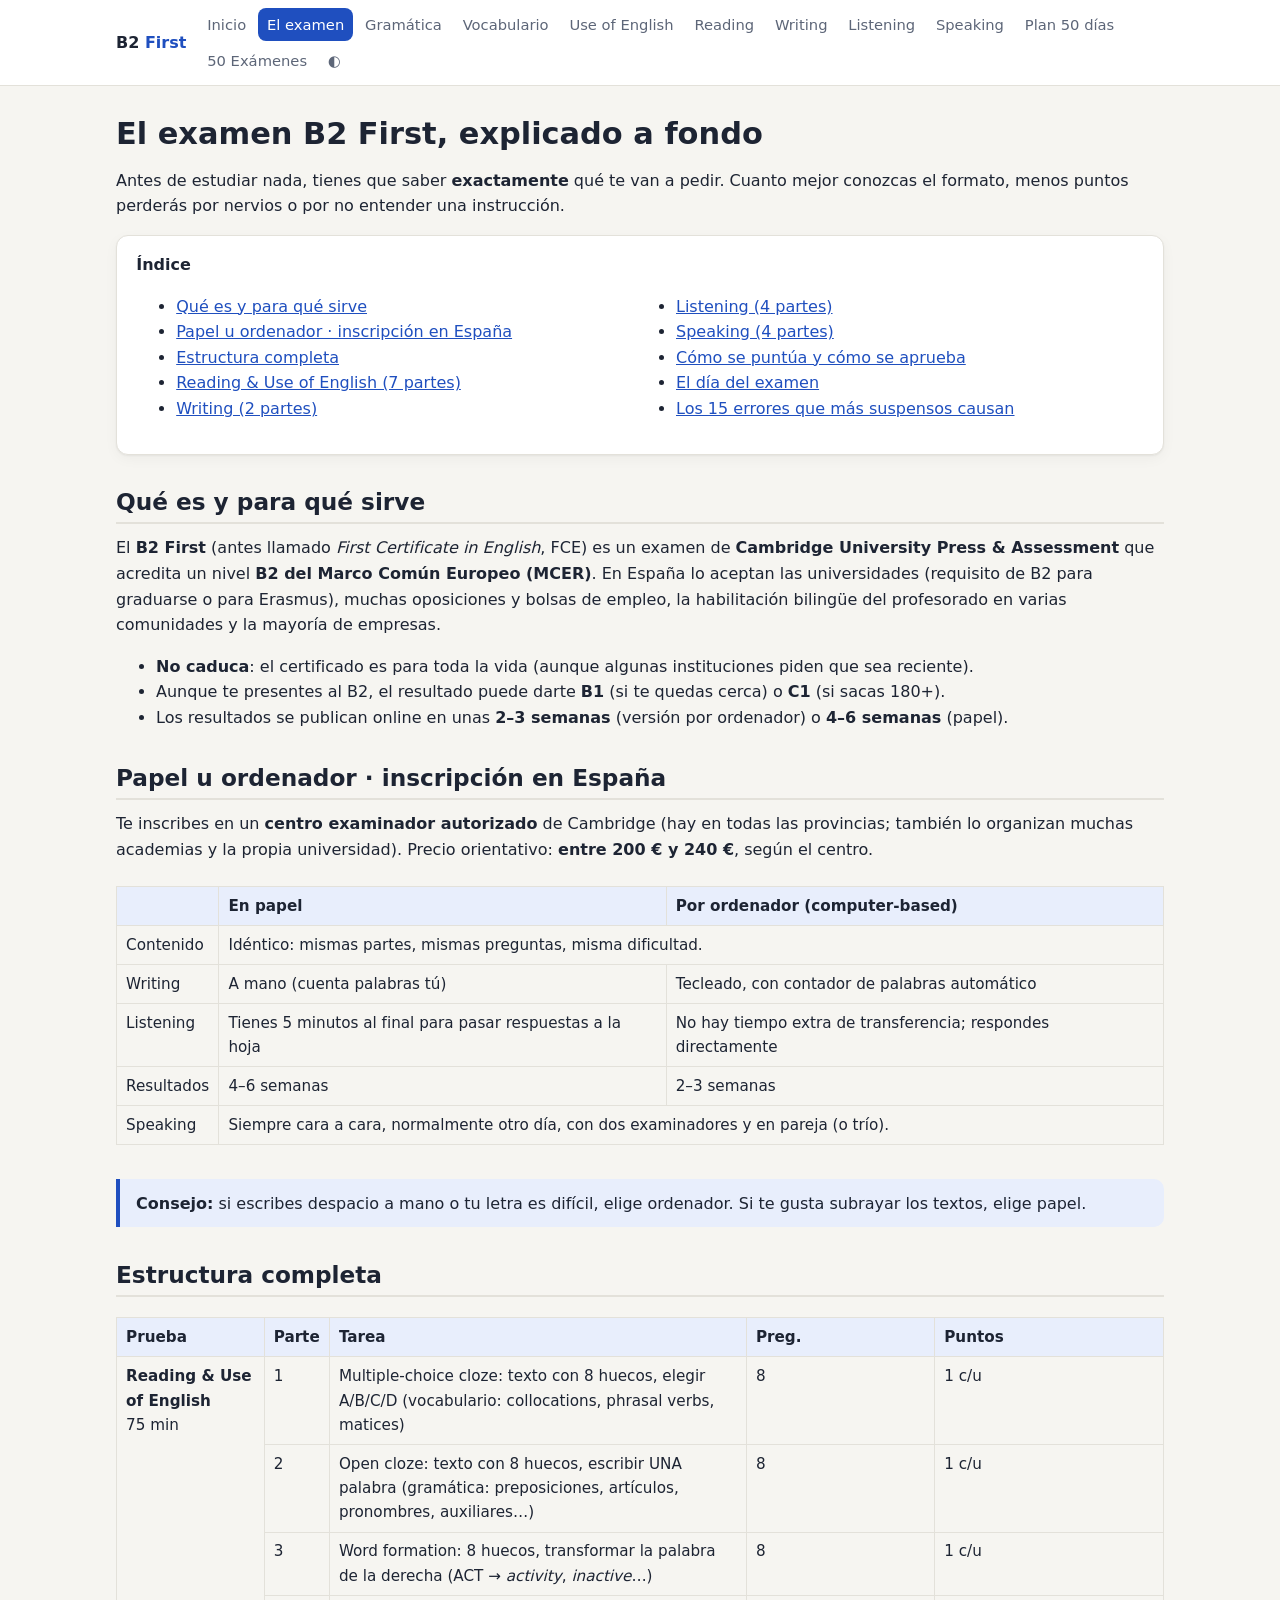
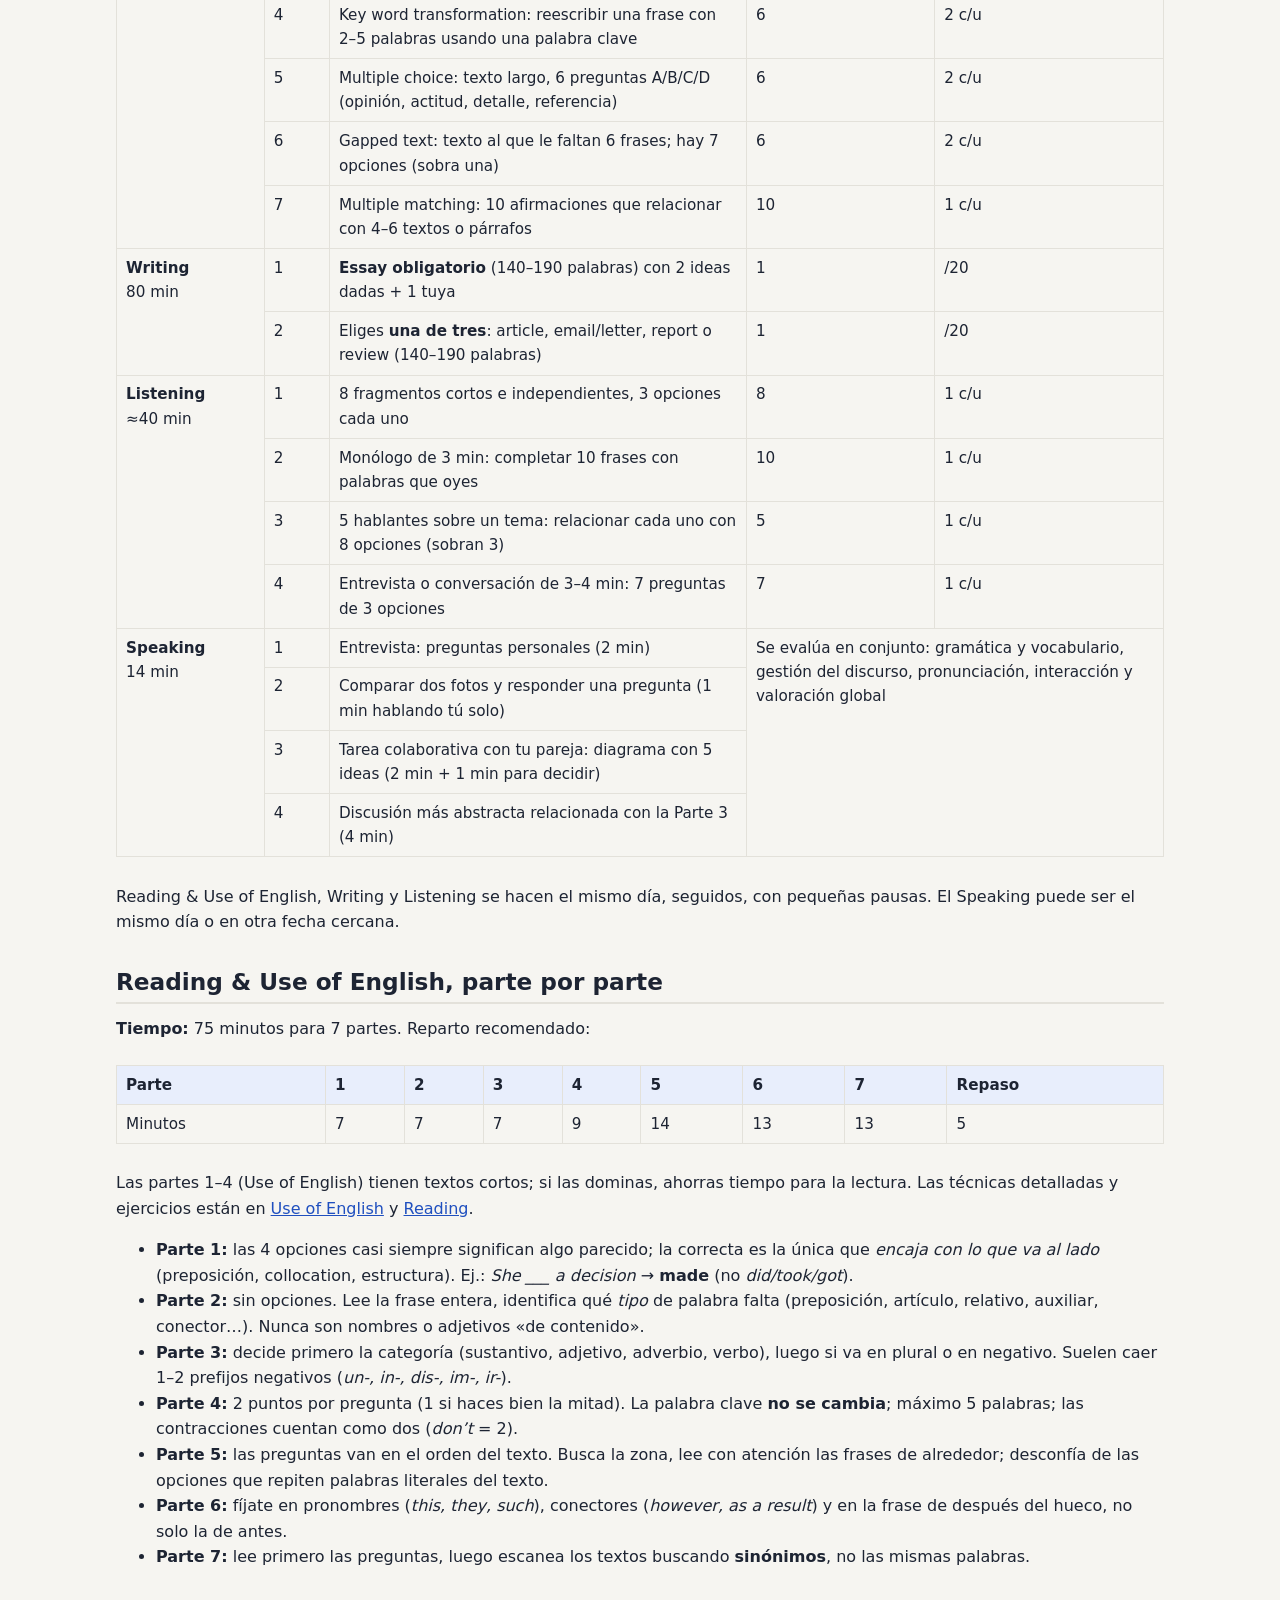
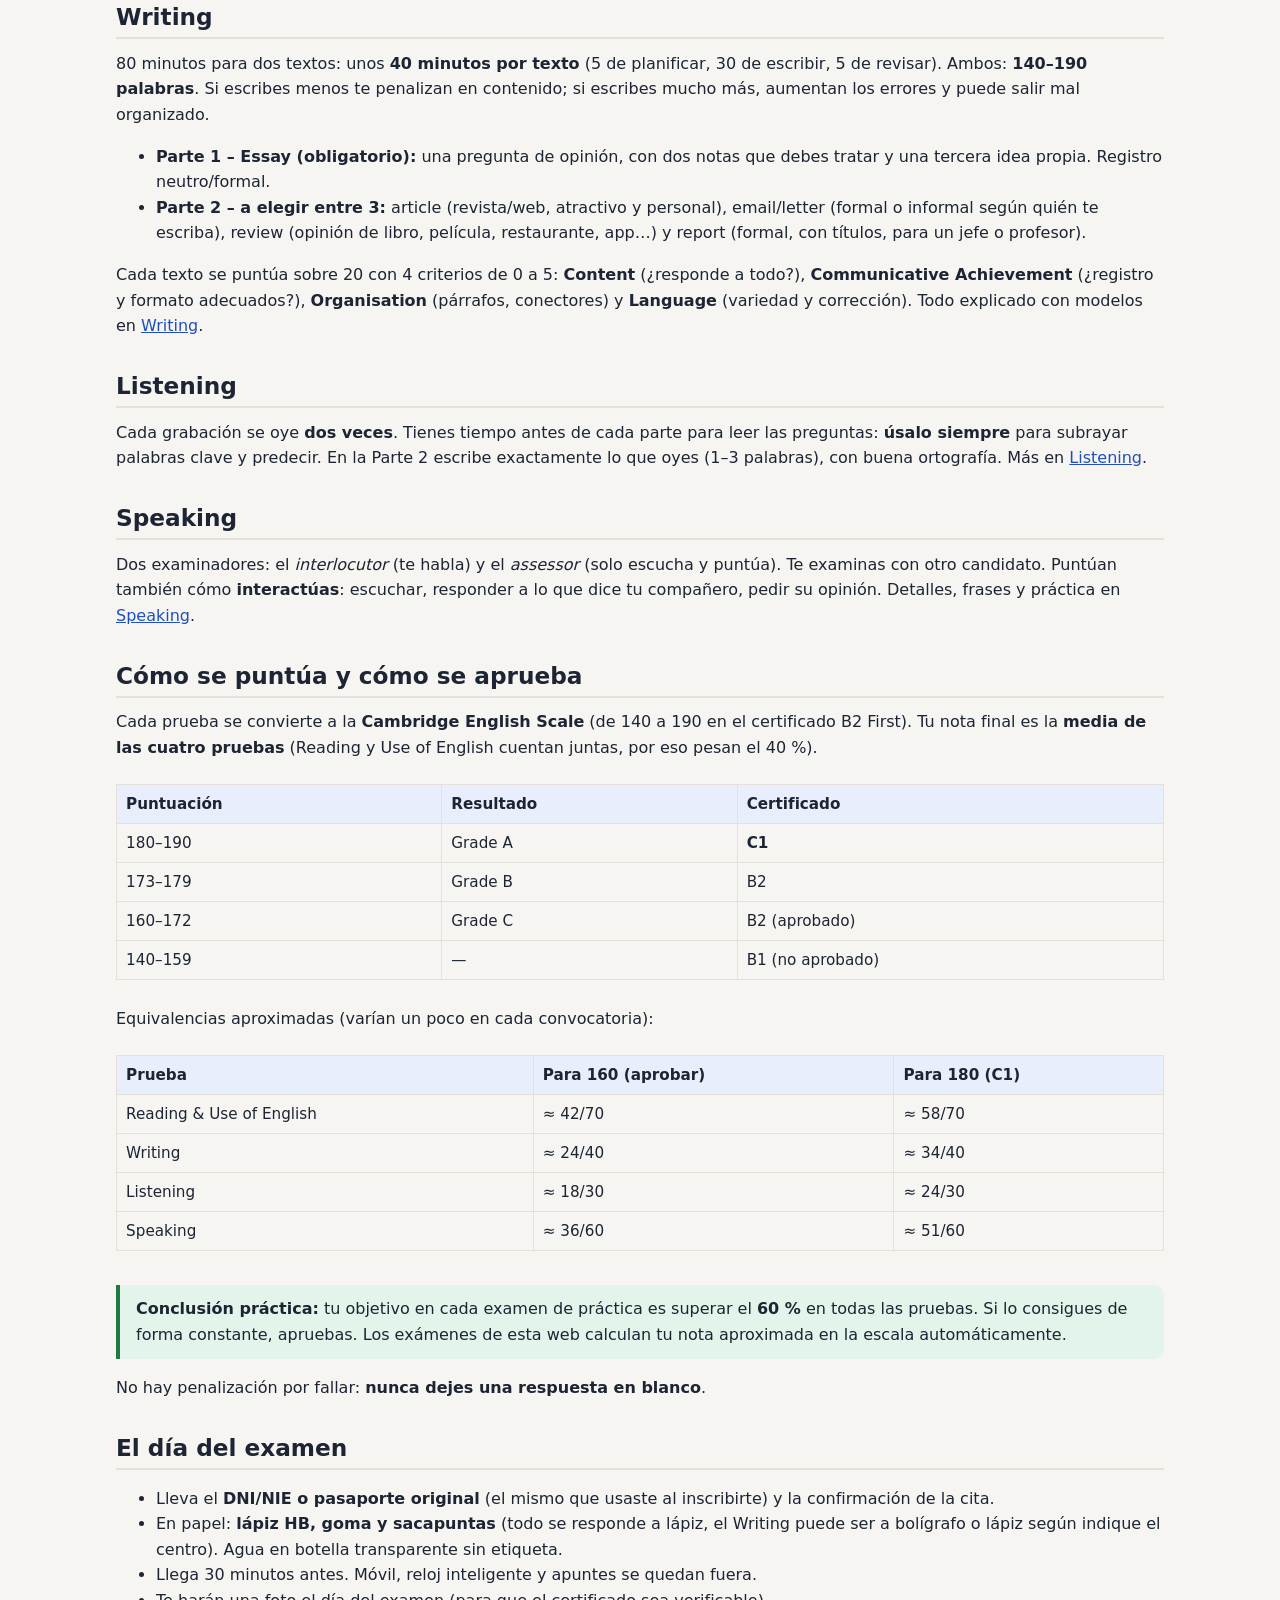
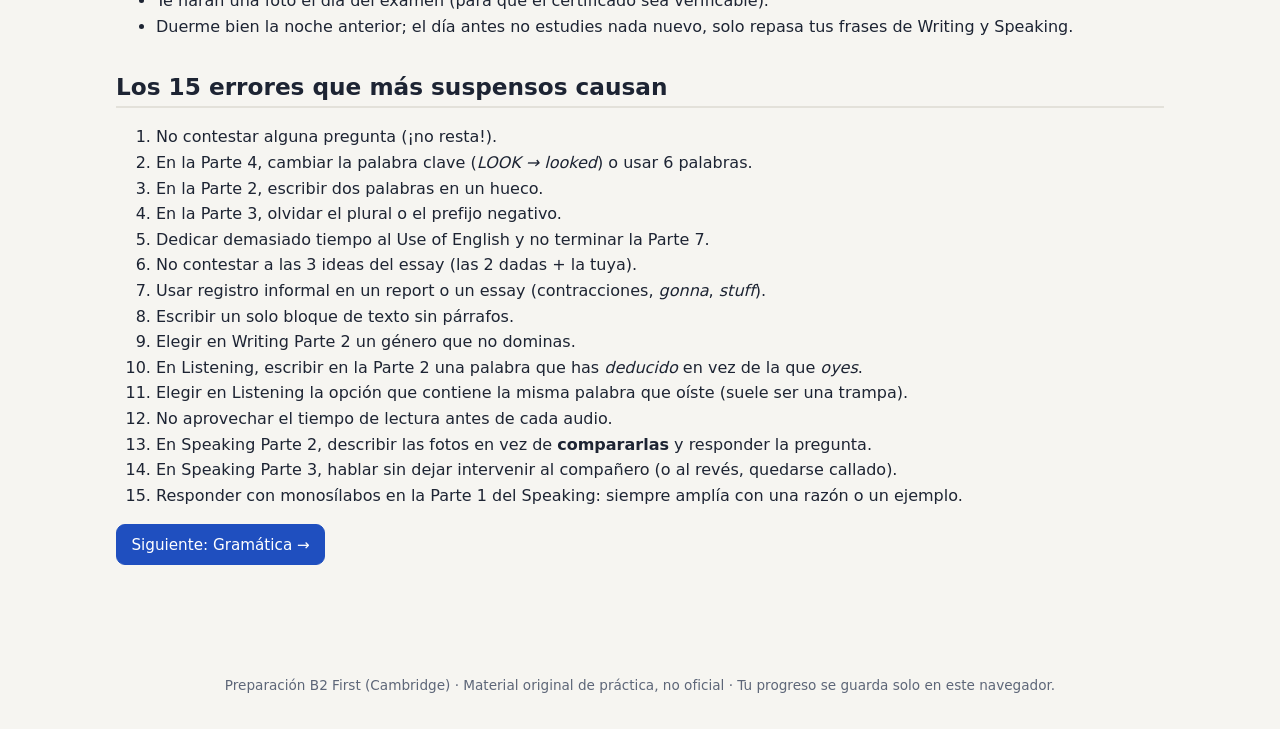
<file: guia.html>
<!doctype html>
<html lang="es">
<head>
<meta charset="utf-8"><meta name="viewport" content="width=device-width,initial-scale=1">
<title>El examen B2 First</title>
<link rel="stylesheet" href="assets/style.css">
<link rel="icon" href="data:image/svg+xml,<svg xmlns='http://www.w3.org/2000/svg' viewBox='0 0 100 100'><text y='.9em' font-size='90'>🎓</text></svg>">
</head>
<body>
<main class="wrap">
<h1>El examen B2 First, explicado a fondo</h1>
<p>Antes de estudiar nada, tienes que saber <b>exactamente</b> qué te van a pedir. Cuanto mejor conozcas el formato, menos puntos perderás por nervios o por no entender una instrucción.</p>

<div class="card"><b>Índice</b>
<ul class="toc">
<li><a href="#que">Qué es y para qué sirve</a></li>
<li><a href="#modalidad">Papel u ordenador · inscripción en España</a></li>
<li><a href="#estructura">Estructura completa</a></li>
<li><a href="#rue">Reading &amp; Use of English (7 partes)</a></li>
<li><a href="#wri">Writing (2 partes)</a></li>
<li><a href="#lis">Listening (4 partes)</a></li>
<li><a href="#spk">Speaking (4 partes)</a></li>
<li><a href="#nota">Cómo se puntúa y cómo se aprueba</a></li>
<li><a href="#dia">El día del examen</a></li>
<li><a href="#errores">Los 15 errores que más suspensos causan</a></li>
</ul></div>

<h2 id="que">Qué es y para qué sirve</h2>
<p>El <b>B2 First</b> (antes llamado <i>First Certificate in English</i>, FCE) es un examen de <b>Cambridge University Press &amp; Assessment</b> que acredita un nivel <b>B2 del Marco Común Europeo (MCER)</b>. En España lo aceptan las universidades (requisito de B2 para graduarse o para Erasmus), muchas oposiciones y bolsas de empleo, la habilitación bilingüe del profesorado en varias comunidades y la mayoría de empresas.</p>
<ul>
<li><b>No caduca</b>: el certificado es para toda la vida (aunque algunas instituciones piden que sea reciente).</li>
<li>Aunque te presentes al B2, el resultado puede darte <b>B1</b> (si te quedas cerca) o <b>C1</b> (si sacas 180+).</li>
<li>Los resultados se publican online en unas <b>2–3 semanas</b> (versión por ordenador) o <b>4–6 semanas</b> (papel).</li>
</ul>

<h2 id="modalidad">Papel u ordenador · inscripción en España</h2>
<p>Te inscribes en un <b>centro examinador autorizado</b> de Cambridge (hay en todas las provincias; también lo organizan muchas academias y la propia universidad). Precio orientativo: <b>entre 200 € y 240 €</b>, según el centro.</p>
<div class="table-wrap"><table>
<tr><th></th><th>En papel</th><th>Por ordenador (computer-based)</th></tr>
<tr><td>Contenido</td><td colspan="2">Idéntico: mismas partes, mismas preguntas, misma dificultad.</td></tr>
<tr><td>Writing</td><td>A mano (cuenta palabras tú)</td><td>Tecleado, con contador de palabras automático</td></tr>
<tr><td>Listening</td><td>Tienes 5 minutos al final para pasar respuestas a la hoja</td><td>No hay tiempo extra de transferencia; respondes directamente</td></tr>
<tr><td>Resultados</td><td>4–6 semanas</td><td>2–3 semanas</td></tr>
<tr><td>Speaking</td><td colspan="2">Siempre cara a cara, normalmente otro día, con dos examinadores y en pareja (o trío).</td></tr>
</table></div>
<div class="tip"><b>Consejo:</b> si escribes despacio a mano o tu letra es difícil, elige ordenador. Si te gusta subrayar los textos, elige papel.</div>

<h2 id="estructura">Estructura completa</h2>
<div class="table-wrap"><table>
<tr><th>Prueba</th><th>Parte</th><th>Tarea</th><th>Preg.</th><th>Puntos</th></tr>
<tr><td rowspan="7"><b>Reading &amp; Use of English</b><br>75 min</td><td>1</td><td>Multiple-choice cloze: texto con 8 huecos, elegir A/B/C/D (vocabulario: collocations, phrasal verbs, matices)</td><td>8</td><td>1 c/u</td></tr>
<tr><td>2</td><td>Open cloze: texto con 8 huecos, escribir UNA palabra (gramática: preposiciones, artículos, pronombres, auxiliares…)</td><td>8</td><td>1 c/u</td></tr>
<tr><td>3</td><td>Word formation: 8 huecos, transformar la palabra de la derecha (ACT → <i>activity</i>, <i>inactive</i>…)</td><td>8</td><td>1 c/u</td></tr>
<tr><td>4</td><td>Key word transformation: reescribir una frase con 2–5 palabras usando una palabra clave</td><td>6</td><td>2 c/u</td></tr>
<tr><td>5</td><td>Multiple choice: texto largo, 6 preguntas A/B/C/D (opinión, actitud, detalle, referencia)</td><td>6</td><td>2 c/u</td></tr>
<tr><td>6</td><td>Gapped text: texto al que le faltan 6 frases; hay 7 opciones (sobra una)</td><td>6</td><td>2 c/u</td></tr>
<tr><td>7</td><td>Multiple matching: 10 afirmaciones que relacionar con 4–6 textos o párrafos</td><td>10</td><td>1 c/u</td></tr>
<tr><td rowspan="2"><b>Writing</b><br>80 min</td><td>1</td><td><b>Essay obligatorio</b> (140–190 palabras) con 2 ideas dadas + 1 tuya</td><td>1</td><td>/20</td></tr>
<tr><td>2</td><td>Eliges <b>una de tres</b>: article, email/letter, report o review (140–190 palabras)</td><td>1</td><td>/20</td></tr>
<tr><td rowspan="4"><b>Listening</b><br>≈40 min</td><td>1</td><td>8 fragmentos cortos e independientes, 3 opciones cada uno</td><td>8</td><td>1 c/u</td></tr>
<tr><td>2</td><td>Monólogo de 3 min: completar 10 frases con palabras que oyes</td><td>10</td><td>1 c/u</td></tr>
<tr><td>3</td><td>5 hablantes sobre un tema: relacionar cada uno con 8 opciones (sobran 3)</td><td>5</td><td>1 c/u</td></tr>
<tr><td>4</td><td>Entrevista o conversación de 3–4 min: 7 preguntas de 3 opciones</td><td>7</td><td>1 c/u</td></tr>
<tr><td rowspan="4"><b>Speaking</b><br>14 min</td><td>1</td><td>Entrevista: preguntas personales (2 min)</td><td colspan="2" rowspan="4">Se evalúa en conjunto: gramática y vocabulario, gestión del discurso, pronunciación, interacción y valoración global</td></tr>
<tr><td>2</td><td>Comparar dos fotos y responder una pregunta (1 min hablando tú solo)</td></tr>
<tr><td>3</td><td>Tarea colaborativa con tu pareja: diagrama con 5 ideas (2 min + 1 min para decidir)</td></tr>
<tr><td>4</td><td>Discusión más abstracta relacionada con la Parte 3 (4 min)</td></tr>
</table></div>
<p>Reading &amp; Use of English, Writing y Listening se hacen el mismo día, seguidos, con pequeñas pausas. El Speaking puede ser el mismo día o en otra fecha cercana.</p>

<h2 id="rue">Reading &amp; Use of English, parte por parte</h2>
<p><b>Tiempo:</b> 75 minutos para 7 partes. Reparto recomendado:</p>
<div class="table-wrap"><table><tr><th>Parte</th><th>1</th><th>2</th><th>3</th><th>4</th><th>5</th><th>6</th><th>7</th><th>Repaso</th></tr>
<tr><td>Minutos</td><td>7</td><td>7</td><td>7</td><td>9</td><td>14</td><td>13</td><td>13</td><td>5</td></tr></table></div>
<p>Las partes 1–4 (Use of English) tienen textos cortos; si las dominas, ahorras tiempo para la lectura. Las técnicas detalladas y ejercicios están en <a href="use-of-english.html">Use of English</a> y <a href="reading.html">Reading</a>.</p>
<ul>
<li><b>Parte 1:</b> las 4 opciones casi siempre significan algo parecido; la correcta es la única que <i>encaja con lo que va al lado</i> (preposición, collocation, estructura). Ej.: <i>She ___ a decision</i> → <b>made</b> (no <i>did/took/got</i>).</li>
<li><b>Parte 2:</b> sin opciones. Lee la frase entera, identifica qué <i>tipo</i> de palabra falta (preposición, artículo, relativo, auxiliar, conector…). Nunca son nombres o adjetivos «de contenido».</li>
<li><b>Parte 3:</b> decide primero la categoría (sustantivo, adjetivo, adverbio, verbo), luego si va en plural o en negativo. Suelen caer 1–2 prefijos negativos (<i>un-, in-, dis-, im-, ir-</i>).</li>
<li><b>Parte 4:</b> 2 puntos por pregunta (1 si haces bien la mitad). La palabra clave <b>no se cambia</b>; máximo 5 palabras; las contracciones cuentan como dos (<i>don’t</i> = 2).</li>
<li><b>Parte 5:</b> las preguntas van en el orden del texto. Busca la zona, lee con atención las frases de alrededor; desconfía de las opciones que repiten palabras literales del texto.</li>
<li><b>Parte 6:</b> fíjate en pronombres (<i>this, they, such</i>), conectores (<i>however, as a result</i>) y en la frase de después del hueco, no solo la de antes.</li>
<li><b>Parte 7:</b> lee primero las preguntas, luego escanea los textos buscando <b>sinónimos</b>, no las mismas palabras.</li>
</ul>

<h2 id="wri">Writing</h2>
<p>80 minutos para dos textos: unos <b>40 minutos por texto</b> (5 de planificar, 30 de escribir, 5 de revisar). Ambos: <b>140–190 palabras</b>. Si escribes menos te penalizan en contenido; si escribes mucho más, aumentan los errores y puede salir mal organizado.</p>
<ul>
<li><b>Parte 1 – Essay (obligatorio):</b> una pregunta de opinión, con dos notas que debes tratar y una tercera idea propia. Registro neutro/formal.</li>
<li><b>Parte 2 – a elegir entre 3:</b> article (revista/web, atractivo y personal), email/letter (formal o informal según quién te escriba), review (opinión de libro, película, restaurante, app…) y report (formal, con títulos, para un jefe o profesor).</li>
</ul>
<p>Cada texto se puntúa sobre 20 con 4 criterios de 0 a 5: <b>Content</b> (¿responde a todo?), <b>Communicative Achievement</b> (¿registro y formato adecuados?), <b>Organisation</b> (párrafos, conectores) y <b>Language</b> (variedad y corrección). Todo explicado con modelos en <a href="writing.html">Writing</a>.</p>

<h2 id="lis">Listening</h2>
<p>Cada grabación se oye <b>dos veces</b>. Tienes tiempo antes de cada parte para leer las preguntas: <b>úsalo siempre</b> para subrayar palabras clave y predecir. En la Parte 2 escribe exactamente lo que oyes (1–3 palabras), con buena ortografía. Más en <a href="listening.html">Listening</a>.</p>

<h2 id="spk">Speaking</h2>
<p>Dos examinadores: el <i>interlocutor</i> (te habla) y el <i>assessor</i> (solo escucha y puntúa). Te examinas con otro candidato. Puntúan también cómo <b>interactúas</b>: escuchar, responder a lo que dice tu compañero, pedir su opinión. Detalles, frases y práctica en <a href="speaking.html">Speaking</a>.</p>

<h2 id="nota">Cómo se puntúa y cómo se aprueba</h2>
<p>Cada prueba se convierte a la <b>Cambridge English Scale</b> (de 140 a 190 en el certificado B2 First). Tu nota final es la <b>media de las cuatro pruebas</b> (Reading y Use of English cuentan juntas, por eso pesan el 40 %).</p>
<div class="table-wrap"><table>
<tr><th>Puntuación</th><th>Resultado</th><th>Certificado</th></tr>
<tr><td>180–190</td><td>Grade A</td><td><b>C1</b></td></tr>
<tr><td>173–179</td><td>Grade B</td><td>B2</td></tr>
<tr><td>160–172</td><td>Grade C</td><td>B2 (aprobado)</td></tr>
<tr><td>140–159</td><td>—</td><td>B1 (no aprobado)</td></tr>
</table></div>
<p>Equivalencias aproximadas (varían un poco en cada convocatoria):</p>
<div class="table-wrap"><table>
<tr><th>Prueba</th><th>Para 160 (aprobar)</th><th>Para 180 (C1)</th></tr>
<tr><td>Reading &amp; Use of English</td><td>≈ 42/70</td><td>≈ 58/70</td></tr>
<tr><td>Writing</td><td>≈ 24/40</td><td>≈ 34/40</td></tr>
<tr><td>Listening</td><td>≈ 18/30</td><td>≈ 24/30</td></tr>
<tr><td>Speaking</td><td>≈ 36/60</td><td>≈ 51/60</td></tr>
</table></div>
<div class="key"><b>Conclusión práctica:</b> tu objetivo en cada examen de práctica es superar el <b>60 %</b> en todas las pruebas. Si lo consigues de forma constante, apruebas. Los exámenes de esta web calculan tu nota aproximada en la escala automáticamente.</div>
<p>No hay penalización por fallar: <b>nunca dejes una respuesta en blanco</b>.</p>

<h2 id="dia">El día del examen</h2>
<ul>
<li>Lleva el <b>DNI/NIE o pasaporte original</b> (el mismo que usaste al inscribirte) y la confirmación de la cita.</li>
<li>En papel: <b>lápiz HB, goma y sacapuntas</b> (todo se responde a lápiz, el Writing puede ser a bolígrafo o lápiz según indique el centro). Agua en botella transparente sin etiqueta.</li>
<li>Llega 30 minutos antes. Móvil, reloj inteligente y apuntes se quedan fuera.</li>
<li>Te harán una foto el día del examen (para que el certificado sea verificable).</li>
<li>Duerme bien la noche anterior; el día antes no estudies nada nuevo, solo repasa tus frases de Writing y Speaking.</li>
</ul>

<h2 id="errores">Los 15 errores que más suspensos causan</h2>
<ol>
<li>No contestar alguna pregunta (¡no resta!).</li>
<li>En la Parte 4, cambiar la palabra clave (<i>LOOK → looked</i>) o usar 6 palabras.</li>
<li>En la Parte 2, escribir dos palabras en un hueco.</li>
<li>En la Parte 3, olvidar el plural o el prefijo negativo.</li>
<li>Dedicar demasiado tiempo al Use of English y no terminar la Parte 7.</li>
<li>No contestar a las 3 ideas del essay (las 2 dadas + la tuya).</li>
<li>Usar registro informal en un report o un essay (contracciones, <i>gonna</i>, <i>stuff</i>).</li>
<li>Escribir un solo bloque de texto sin párrafos.</li>
<li>Elegir en Writing Parte 2 un género que no dominas.</li>
<li>En Listening, escribir en la Parte 2 una palabra que has <i>deducido</i> en vez de la que <i>oyes</i>.</li>
<li>Elegir en Listening la opción que contiene la misma palabra que oíste (suele ser una trampa).</li>
<li>No aprovechar el tiempo de lectura antes de cada audio.</li>
<li>En Speaking Parte 2, describir las fotos en vez de <b>compararlas</b> y responder la pregunta.</li>
<li>En Speaking Parte 3, hablar sin dejar intervenir al compañero (o al revés, quedarse callado).</li>
<li>Responder con monosílabos en la Parte 1 del Speaking: siempre amplía con una razón o un ejemplo.</li>
</ol>
<p><a class="btn" href="gramatica.html">Siguiente: Gramática →</a></p>
</main>
<script src="assets/app.js"></script>
</body>
</html>
</file>
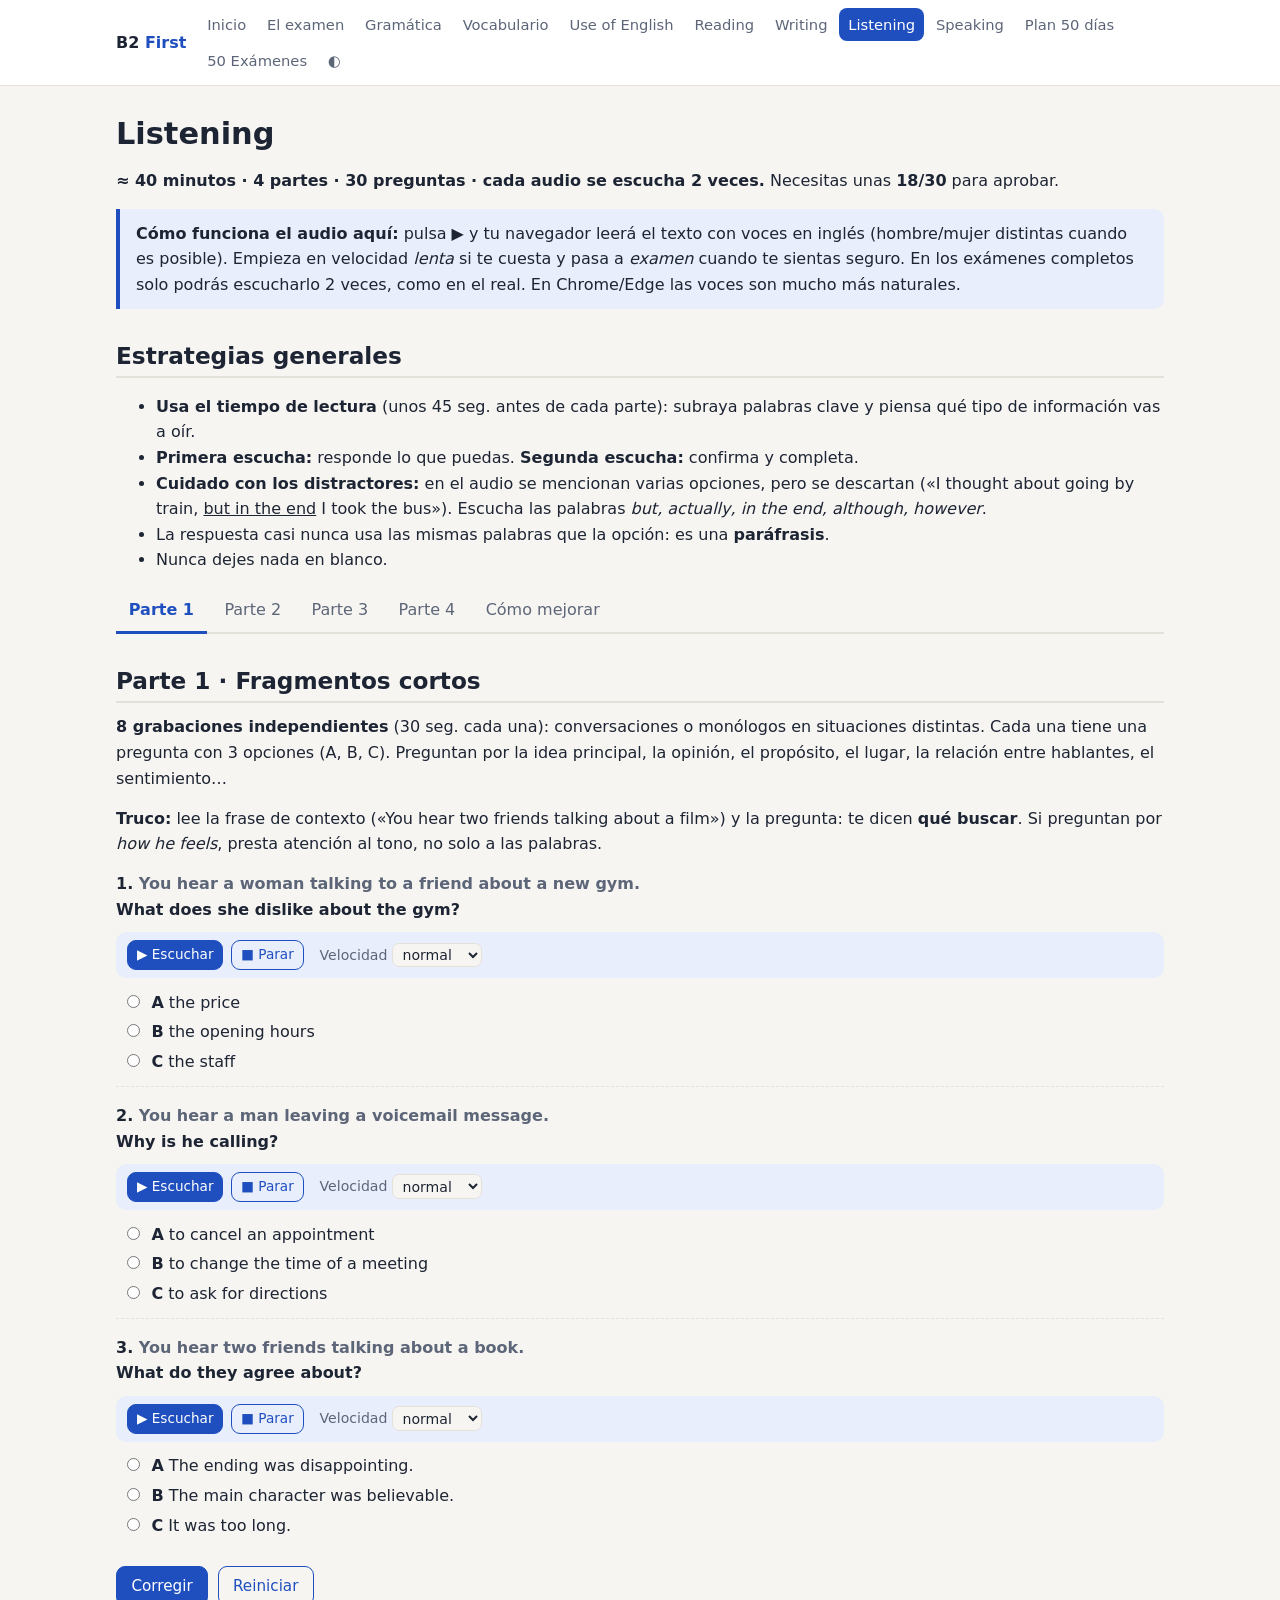
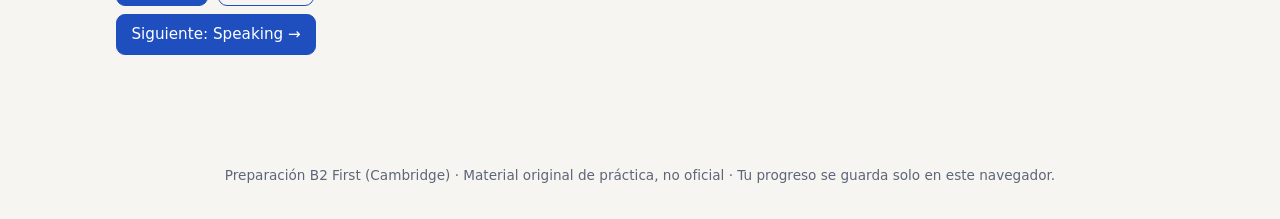
<file: listening.html>
<!doctype html>
<html lang="es">
<head>
<meta charset="utf-8"><meta name="viewport" content="width=device-width,initial-scale=1">
<title>Listening · B2 First</title>
<link rel="stylesheet" href="assets/style.css">
<link rel="icon" href="data:image/svg+xml,<svg xmlns='http://www.w3.org/2000/svg' viewBox='0 0 100 100'><text y='.9em' font-size='90'>🎓</text></svg>">
</head>
<body>
<main class="wrap">
<h1>Listening</h1>
<p><b>≈ 40 minutos · 4 partes · 30 preguntas · cada audio se escucha 2 veces.</b> Necesitas unas <b>18/30</b> para aprobar.</p>
<div class="tip"><b>Cómo funciona el audio aquí:</b> pulsa ▶ y tu navegador leerá el texto con voces en inglés (hombre/mujer distintas cuando es posible). Empieza en velocidad <i>lenta</i> si te cuesta y pasa a <i>examen</i> cuando te sientas seguro. En los exámenes completos solo podrás escucharlo 2 veces, como en el real. En Chrome/Edge las voces son mucho más naturales.</div>

<h2>Estrategias generales</h2>
<ul>
<li><b>Usa el tiempo de lectura</b> (unos 45 seg. antes de cada parte): subraya palabras clave y piensa qué tipo de información vas a oír.</li>
<li><b>Primera escucha:</b> responde lo que puedas. <b>Segunda escucha:</b> confirma y completa.</li>
<li><b>Cuidado con los distractores:</b> en el audio se mencionan varias opciones, pero se descartan («I thought about going by train, <u>but in the end</u> I took the bus»). Escucha las palabras <i>but, actually, in the end, although, however</i>.</li>
<li>La respuesta casi nunca usa las mismas palabras que la opción: es una <b>paráfrasis</b>.</li>
<li>Nunca dejes nada en blanco.</li>
</ul>

<div class="tabs-root" id="listabs">
<div class="tabs"><button>Parte 1</button><button>Parte 2</button><button>Parte 3</button><button>Parte 4</button><button>Cómo mejorar</button></div>

<section class="tabpanel">
<h2>Parte 1 · Fragmentos cortos</h2>
<p><b>8 grabaciones independientes</b> (30 seg. cada una): conversaciones o monólogos en situaciones distintas. Cada una tiene una pregunta con 3 opciones (A, B, C). Preguntan por la idea principal, la opinión, el propósito, el lugar, la relación entre hablantes, el sentimiento…</p>
<p><b>Truco:</b> lee la frase de contexto («You hear two friends talking about a film») y la pregunta: te dicen <b>qué buscar</b>. Si preguntan por <i>how he feels</i>, presta atención al tono, no solo a las palabras.</p>
<div id="lp1"></div>
</section>

<section class="tabpanel">
<h2>Parte 2 · Completar frases</h2>
<p><b>Un monólogo de unos 3 minutos</b> (charla, presentación, programa de radio). Completas <b>10 frases</b> con 1–3 palabras que oyes <b>exactamente</b>.</p>
<ul>
<li>Antes de escuchar, predice el tipo de palabra: ¿un número?, ¿un lugar?, ¿un nombre plural?</li>
<li>Las frases siguen el orden del audio.</li>
<li>Escribe la palabra que oyes, <b>no un sinónimo</b>. La ortografía tiene que ser correcta.</li>
<li>Cuidado: a menudo se mencionan dos datos parecidos y solo uno encaja (<i>«Many people think it’s 1850, but it was actually 1858»</i>).</li>
</ul>
<div id="lp2"></div>
</section>

<section class="tabpanel">
<h2>Parte 3 · Multiple matching</h2>
<p><b>5 personas</b> hablan sobre un tema común (30 seg. cada una). Eliges qué dice cada una entre <b>8 opciones</b> (sobran 3).</p>
<ul>
<li>Lee las 8 opciones con calma y piensa en sinónimos.</li>
<li>Cada hablante suele mencionar ideas de 2 o 3 opciones; solo una es la que <b>realmente</b> expresa.</li>
<li>Primera escucha: anota 1–2 posibles por hablante. Segunda: decide.</li>
</ul>
<div id="lp3"></div>
</section>

<section class="tabpanel">
<h2>Parte 4 · Entrevista</h2>
<p><b>Una entrevista o conversación de 3–4 minutos</b> con <b>7 preguntas</b> de 3 opciones. Evalúa opiniones, actitudes, detalles e ideas principales.</p>
<ul>
<li>Las preguntas van en orden. Normalmente cada pregunta del entrevistador marca la zona de cada respuesta.</li>
<li>Escucha cómo termina cada intervención: la persona a veces cambia de idea a mitad.</li>
</ul>
<div id="lp4"></div>
</section>

<section class="tabpanel">
<h2>Cómo mejorar tu listening en 50 días</h2>
<ul>
<li><b>Escucha 20–30 minutos al día</b> algo en inglés británico: podcasts (<i>BBC 6 Minute English</i>, <i>BBC Learning English</i>, <i>The English We Speak</i>, <i>Luke’s English Podcast</i>), series con subtítulos en inglés (no en español).</li>
<li><b>Dictado:</b> escucha un fragmento de 30 seg. y escríbelo palabra por palabra. Es el mejor ejercicio para la Parte 2.</li>
<li><b>Shadowing:</b> repite en voz alta lo que oyes casi a la vez. Mejora también la pronunciación del Speaking.</li>
<li>Después de cada examen de práctica, <b>lee la transcripción</b> y busca exactamente dónde estaba la respuesta y qué te despistó.</li>
<li>Acostúmbrate a los acentos: británico, americano, australiano… En el examen aparecen varios.</li>
</ul>
</section>
</div>
<p><a class="btn" href="speaking.html">Siguiente: Speaking →</a></p>
</main>
<script src="assets/app.js"></script>
<script>
const LP1 = [
 {ctx:'You hear a woman talking to a friend about a new gym.',q:'What does she dislike about the gym?',o:['the price','the opening hours','the staff'],a:2,script:[['W','I finally joined that new gym on the high street. It isn\'t cheap, but I expected that, and the fact that it\'s open until midnight is perfect for me.'],['M','So you\'re happy with it?'],['W','Mostly. The only thing is, the trainers there seem more interested in chatting to each other than helping anyone. Yesterday I asked how to use one of the machines and the guy just pointed at a sign.']],exp:'El precio y el horario le parecen bien; se queja de los entrenadores (staff).'},
 {ctx:'You hear a man leaving a voicemail message.',q:'Why is he calling?',o:['to cancel an appointment','to change the time of a meeting','to ask for directions'],a:1,script:[['M','Hi Sarah, it\'s Mark. About tomorrow\'s meeting – I\'m afraid I\'ve got a dentist appointment at ten that I completely forgot about. Could we do it in the afternoon instead, say three o\'clock? I know where your office is, so don\'t worry about that. Let me know if three works for you.']],exp:'No cancela la reunión, propone cambiarla a las tres. La cita del dentista es un distractor.'},
 {ctx:'You hear two friends talking about a book.',q:'What do they agree about?',o:['The ending was disappointing.','The main character was believable.','It was too long.'],a:0,script:[['W','Did you finish the book I lent you?'],['M','I did. Honestly, I thought the first three hundred pages flew by, but then that ending… it was like the author ran out of ideas.'],['W','I know! I felt exactly the same. All that build-up and then nothing. Although I thought the main character was a bit unrealistic from the start.'],['M','Really? I found her quite convincing.']],exp:'Ambos critican el final («I felt exactly the same»). Sobre el personaje no están de acuerdo.'},
];
const LP2 = {intro:'You will hear a woman called Emma Clarke talking about her work as a volunteer at a wildlife hospital.',g:'W',
 script:`Hello everyone. I'm Emma, and for the past four years I've been volunteering at a wildlife hospital just outside Bristol. People often imagine we mainly treat exotic animals, but in fact most of our patients are very ordinary: hedgehogs, foxes, and above all birds, which make up about seventy per cent of the animals we receive.

I first got involved after I found an injured owl by the side of the road. I had no idea what to do, so I called the hospital, and they talked me through how to transport it safely. A week later I went back to see how it was doing, and I signed up as a volunteer that same day.

Volunteers don't need any veterinary training, but we do have to complete a two-day course on hygiene and handling before we start. My usual shift is on Saturday mornings, from seven until one. The first job is always feeding, which takes much longer than you'd think, because some of the baby birds need to be fed every twenty minutes.

The hardest part of the job, for me, isn't the early start or the cleaning. It's when an animal is too badly hurt to recover. You learn to accept it, but it never becomes easy. On the other hand, the best moment is the release. Seeing a fox that arrived half-dead run back into the woods is something I'll never get tired of.

The hospital depends entirely on donations, so we're always looking for help. If you can't volunteer your time, you could donate old towels, which we use in huge quantities, or simply share our posts on social media.`,
 sents:['Most of the animals at the hospital are ___.','Emma decided to volunteer after finding an injured ___.','Before starting, volunteers do a course lasting ___.','Emma works at the hospital on ___ mornings.','Some baby birds are fed every ___.','Emma says the most difficult thing is when animals cannot ___.','The thing she enjoys most is the ___ of the animals.','People can help by giving old ___ to the hospital.'],
 ans:[['birds'],['owl'],['two days','2 days'],['saturday'],['twenty minutes','20 minutes'],['recover'],['release'],['towels']]};
const LP3 = {intro:'You will hear five people talking about learning to cook. For questions 1–5, choose from the list (A–H) what each speaker says. There are three extra letters.',
 opts:['I learnt mainly by watching videos online.','I was forced to learn when I left home.','A family member taught me.','I cook to relax after work.','I took a professional course.','My first attempts were a disaster.','I learnt to cook to save money.','I enjoy cooking for large groups.'],
 speakers:[
  {g:'W',t:'When I moved into my first flat at university, I lived on pizza and instant noodles for months. Then I realised how much I was spending on takeaways – almost half my student loan! So I bought a cheap cookbook and started making simple things like pasta and soups. I still cook mostly for the same reason, to be honest.'},
  {g:'M',t:'My grandmother was an amazing cook, and every Sunday she\'d let me help her in the kitchen. At first I only peeled potatoes, but gradually she showed me all her recipes. I never wrote them down; I just remember the way she did things. Now I make her paella for my own kids.'},
  {g:'W2',t:'I\'ve got a very stressful job in a hospital, and when I get home, cooking is the thing that helps me switch off. Chopping vegetables, stirring a sauce… it\'s almost like meditation. I don\'t follow recipes much; I just experiment. Sometimes it goes wrong, but I don\'t mind.'},
  {g:'M2',t:'Honestly, I didn\'t have a choice. My parents moved abroad for work when I was eighteen, and suddenly I had to feed myself. The first time I tried to cook rice, I set off the smoke alarm! But I wouldn\'t say it was a disaster overall – I learnt pretty fast because I had to.'},
  {g:'W',t:'Everything I know I learnt from YouTube. I\'d pick a recipe, watch the video three or four times, and then give it a go. There are some brilliant chefs online who explain every step. I did think about signing up for a proper course, but it was too expensive.'}],
 ans:[6,2,3,1,0]};
const LP4 = {intro:'You will hear an interview with a mountain guide called Jack Morrison about his job.',names:{W:'Interviewer',M:'Jack'},
 script:[
  ['W','Jack, you\'ve been a mountain guide for over twenty years. How did it all start?'],
  ['M','Well, it wasn\'t really planned. I trained as an engineer and worked in an office for a few years. I used to go climbing at weekends, and one day a friend who ran a guiding company was short of staff and asked me to help out. I enjoyed it so much that within a year I\'d resigned from my job.'],
  ['W','What do you find most rewarding about the work?'],
  ['M','People assume it\'s reaching the top, and of course that\'s great. But for me it\'s watching someone who was nervous at the beginning of the week gradually gain confidence. Seeing that change is what keeps me going.'],
  ['W','Has the job changed much since you started?'],
  ['M','Enormously. The equipment is lighter and safer, which is great. But the biggest change is the weather. The glaciers I walked on twenty years ago have shrunk dramatically, and some routes that used to be safe in summer are now too dangerous because of falling rocks.'],
  ['W','What advice would you give someone who wants to try mountaineering?'],
  ['M','Don\'t be in a hurry. A lot of beginners want to do something spectacular straight away. My advice is to start with easy walks, learn to read a map, and build up your fitness slowly. The mountains will still be there next year.']],
 q:[
  {q:'How did Jack become a mountain guide?',o:['He studied it at university.','He was asked to help by a friend.','He left his job to find something more exciting.'],a:1},
  {q:'What does Jack find most rewarding?',o:['reaching the summit with clients','seeing clients become more confident','teaching clients technical skills'],a:1},
  {q:'According to Jack, what is the biggest change in his job?',o:['the impact of climate on the mountains','improvements in equipment','the number of people climbing'],a:0},
  {q:'What is Jack\'s main advice for beginners?',o:['to buy good equipment','to join a club','to progress gradually'],a:2}]};
document.addEventListener('DOMContentLoaded', () => {
  practice($('#lp1'), 'l1', LP1, {args:[null]});
  practice($('#lp2'), 'l2', LP2, {args:[null]});
  practice($('#lp3'), 'l3', LP3, {args:[null]});
  practice($('#lp4'), 'l4', LP4, {args:[null]});
});
</script>
</body>
</html>
</file>
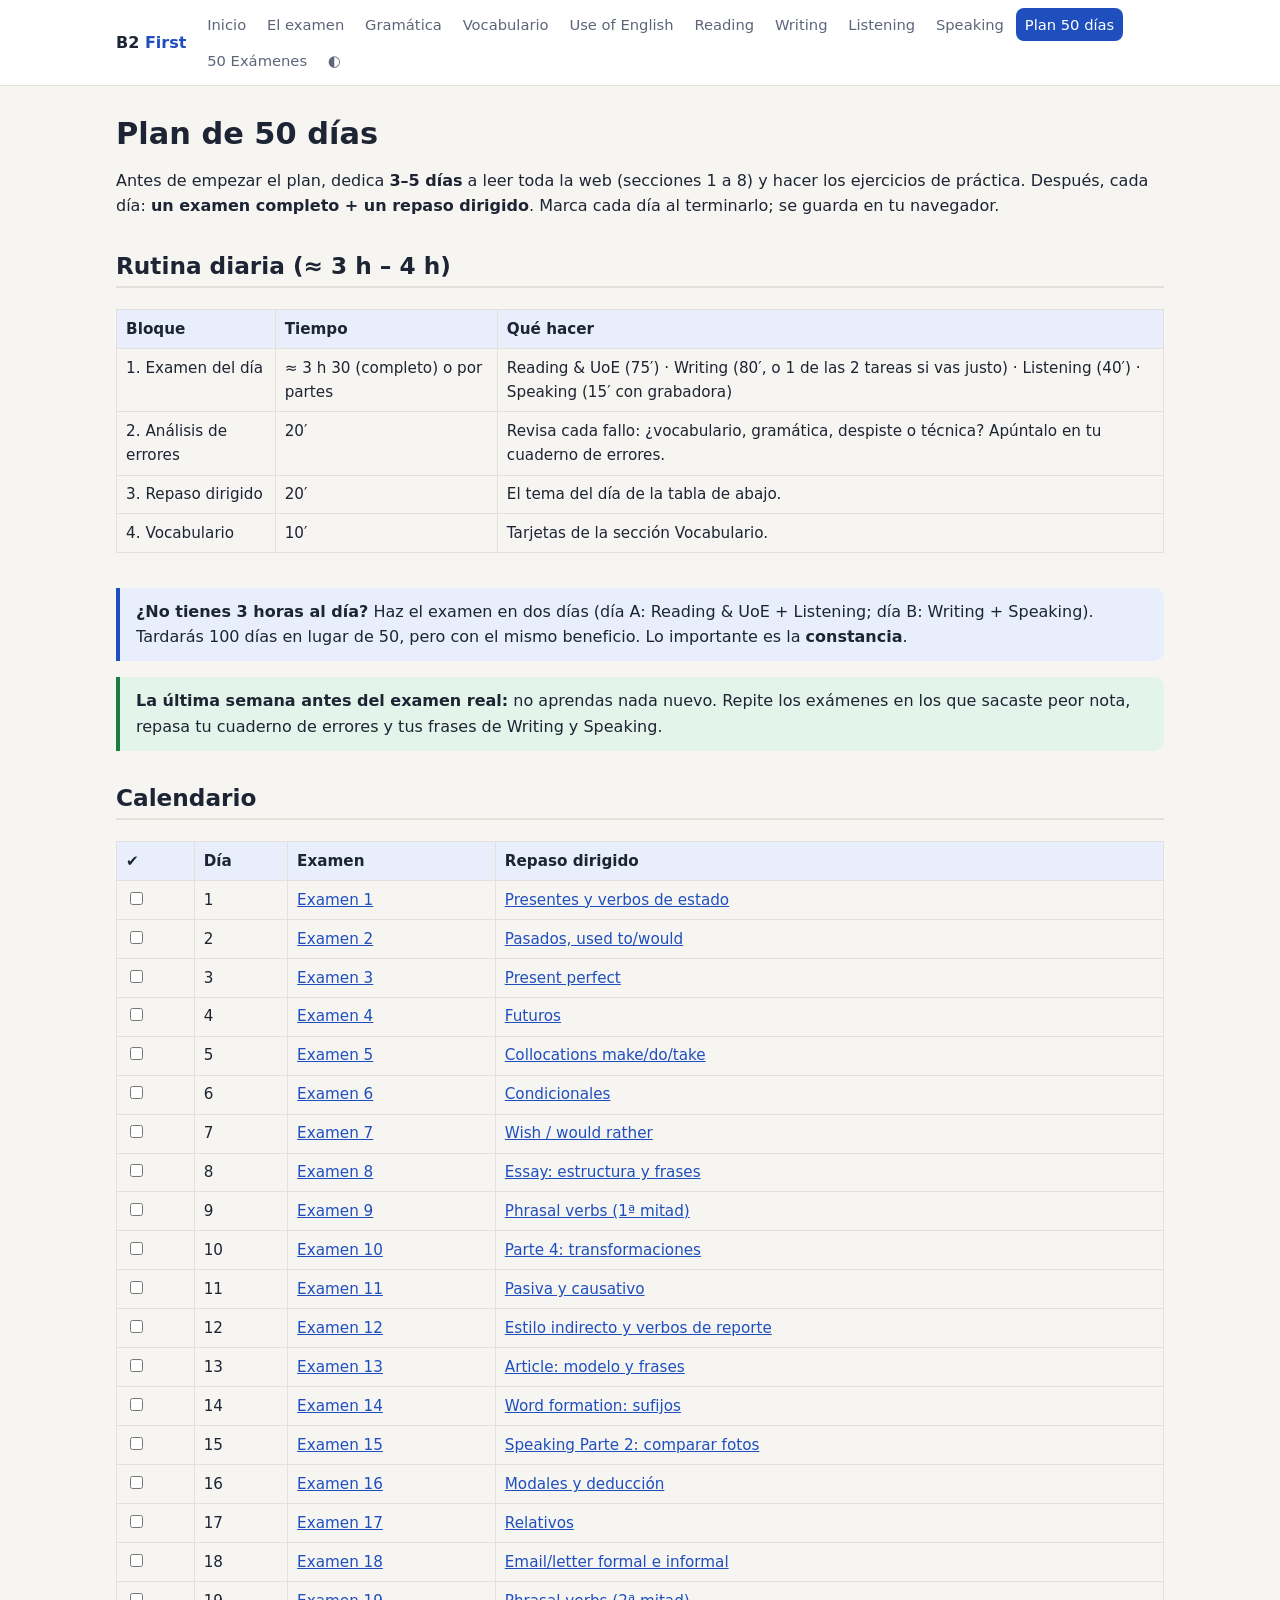
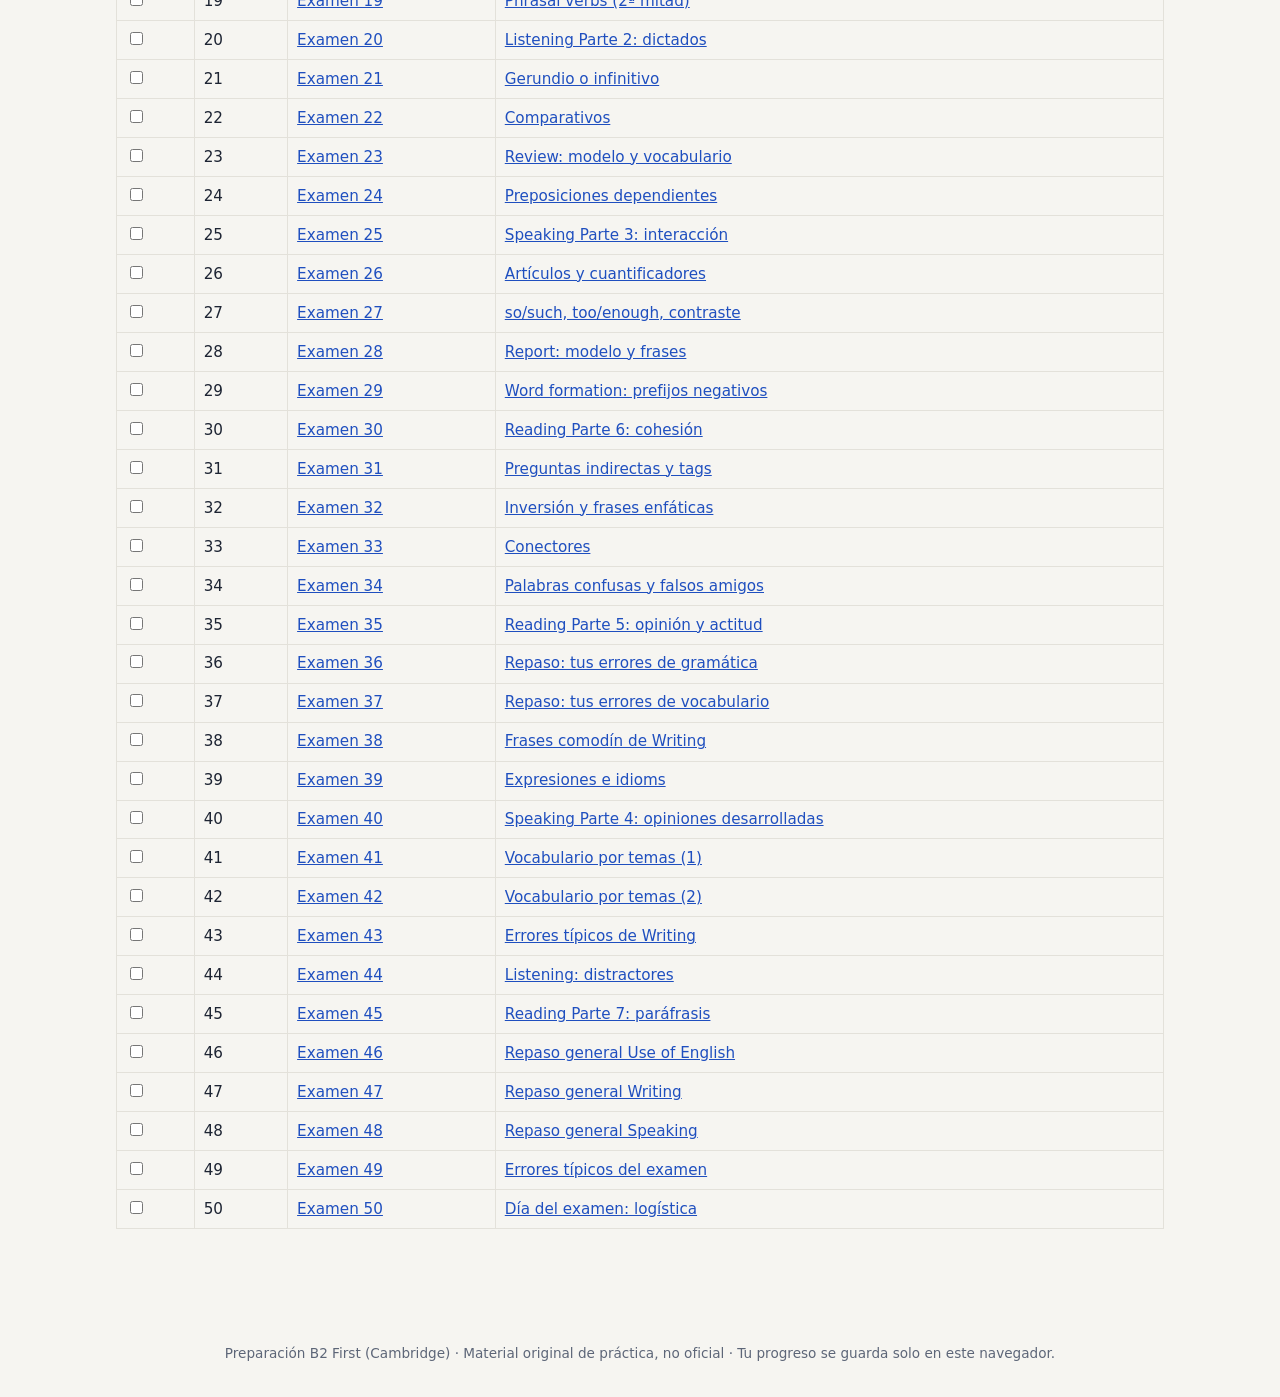
<file: plan.html>
<!doctype html>
<html lang="es">
<head>
<meta charset="utf-8"><meta name="viewport" content="width=device-width,initial-scale=1">
<title>Plan de 50 días</title>
<link rel="stylesheet" href="assets/style.css">
<link rel="icon" href="data:image/svg+xml,<svg xmlns='http://www.w3.org/2000/svg' viewBox='0 0 100 100'><text y='.9em' font-size='90'>🎓</text></svg>">
</head>
<body>
<main class="wrap">
<h1>Plan de 50 días</h1>
<p>Antes de empezar el plan, dedica <b>3–5 días</b> a leer toda la web (secciones 1 a 8) y hacer los ejercicios de práctica. Después, cada día: <b>un examen completo + un repaso dirigido</b>. Marca cada día al terminarlo; se guarda en tu navegador.</p>

<h2>Rutina diaria (≈ 3 h – 4 h)</h2>
<div class="table-wrap"><table>
<tr><th>Bloque</th><th>Tiempo</th><th>Qué hacer</th></tr>
<tr><td>1. Examen del día</td><td>≈ 3 h 30 (completo) o por partes</td><td>Reading &amp; UoE (75′) · Writing (80′, o 1 de las 2 tareas si vas justo) · Listening (40′) · Speaking (15′ con grabadora)</td></tr>
<tr><td>2. Análisis de errores</td><td>20′</td><td>Revisa cada fallo: ¿vocabulario, gramática, despiste o técnica? Apúntalo en tu cuaderno de errores.</td></tr>
<tr><td>3. Repaso dirigido</td><td>20′</td><td>El tema del día de la tabla de abajo.</td></tr>
<tr><td>4. Vocabulario</td><td>10′</td><td>Tarjetas de la sección Vocabulario.</td></tr>
</table></div>
<div class="tip"><b>¿No tienes 3 horas al día?</b> Haz el examen en dos días (día A: Reading &amp; UoE + Listening; día B: Writing + Speaking). Tardarás 100 días en lugar de 50, pero con el mismo beneficio. Lo importante es la <b>constancia</b>.</div>
<div class="key"><b>La última semana antes del examen real:</b> no aprendas nada nuevo. Repite los exámenes en los que sacaste peor nota, repasa tu cuaderno de errores y tus frases de Writing y Speaking.</div>

<h2>Calendario</h2>
<div class="table-wrap"><table id="plan"><tr><th>✔</th><th>Día</th><th>Examen</th><th>Repaso dirigido</th></tr></table></div>
</main>
<script src="assets/app.js"></script>
<script>
const TOPICS = [
 ['Presentes y verbos de estado','gramatica.html#g1'],['Pasados, used to/would','gramatica.html#g2'],['Present perfect','gramatica.html#g3'],['Futuros','gramatica.html#g4'],['Collocations make/do/take','vocabulario.html'],
 ['Condicionales','gramatica.html#g5'],['Wish / would rather','gramatica.html#g6'],['Essay: estructura y frases','writing.html'],['Phrasal verbs (1ª mitad)','vocabulario.html'],['Parte 4: transformaciones','use-of-english.html'],
 ['Pasiva y causativo','gramatica.html#g7'],['Estilo indirecto y verbos de reporte','gramatica.html#g8'],['Article: modelo y frases','writing.html'],['Word formation: sufijos','vocabulario.html'],['Speaking Parte 2: comparar fotos','speaking.html'],
 ['Modales y deducción','gramatica.html#g9'],['Relativos','gramatica.html#g10'],['Email/letter formal e informal','writing.html'],['Phrasal verbs (2ª mitad)','vocabulario.html'],['Listening Parte 2: dictados','listening.html'],
 ['Gerundio o infinitivo','gramatica.html#g11'],['Comparativos','gramatica.html#g12'],['Review: modelo y vocabulario','writing.html'],['Preposiciones dependientes','vocabulario.html'],['Speaking Parte 3: interacción','speaking.html'],
 ['Artículos y cuantificadores','gramatica.html#g13'],['so/such, too/enough, contraste','gramatica.html#g14'],['Report: modelo y frases','writing.html'],['Word formation: prefijos negativos','vocabulario.html'],['Reading Parte 6: cohesión','reading.html'],
 ['Preguntas indirectas y tags','gramatica.html#g15'],['Inversión y frases enfáticas','gramatica.html#g16'],['Conectores','vocabulario.html'],['Palabras confusas y falsos amigos','vocabulario.html'],['Reading Parte 5: opinión y actitud','reading.html'],
 ['Repaso: tus errores de gramática','gramatica.html'],['Repaso: tus errores de vocabulario','vocabulario.html'],['Frases comodín de Writing','writing.html'],['Expresiones e idioms','vocabulario.html'],['Speaking Parte 4: opiniones desarrolladas','speaking.html'],
 ['Vocabulario por temas (1)','vocabulario.html'],['Vocabulario por temas (2)','vocabulario.html'],['Errores típicos de Writing','writing.html'],['Listening: distractores','listening.html'],['Reading Parte 7: paráfrasis','reading.html'],
 ['Repaso general Use of English','use-of-english.html'],['Repaso general Writing','writing.html'],['Repaso general Speaking','speaking.html'],['Errores típicos del examen','guia.html#errores'],['Día del examen: logística','guia.html#dia']];
document.addEventListener('DOMContentLoaded', () => {
  const done = store.get('plan', {}); const res = store.get('results', {});
  const t = $('#plan');
  TOPICS.forEach(([name, href], i) => {
    const n = i + 1; const r = res[n];
    t.insertAdjacentHTML('beforeend', `<tr><td><input type="checkbox" data-n="${n}" ${done[n] ? 'checked' : ''}></td><td>${n}</td><td><a href="examen.html?n=${n}">Examen ${n}</a>${r && r.overall ? ` <span class="pill">${r.overall}</span>` : ''}</td><td><a href="${href}">${name}</a></td></tr>`);
  });
  $$('input[type=checkbox]', t).forEach(c => c.onchange = () => { const d = store.get('plan', {}); d[c.dataset.n] = c.checked; store.set('plan', d); });
});
</script>
</body>
</html>
</file>
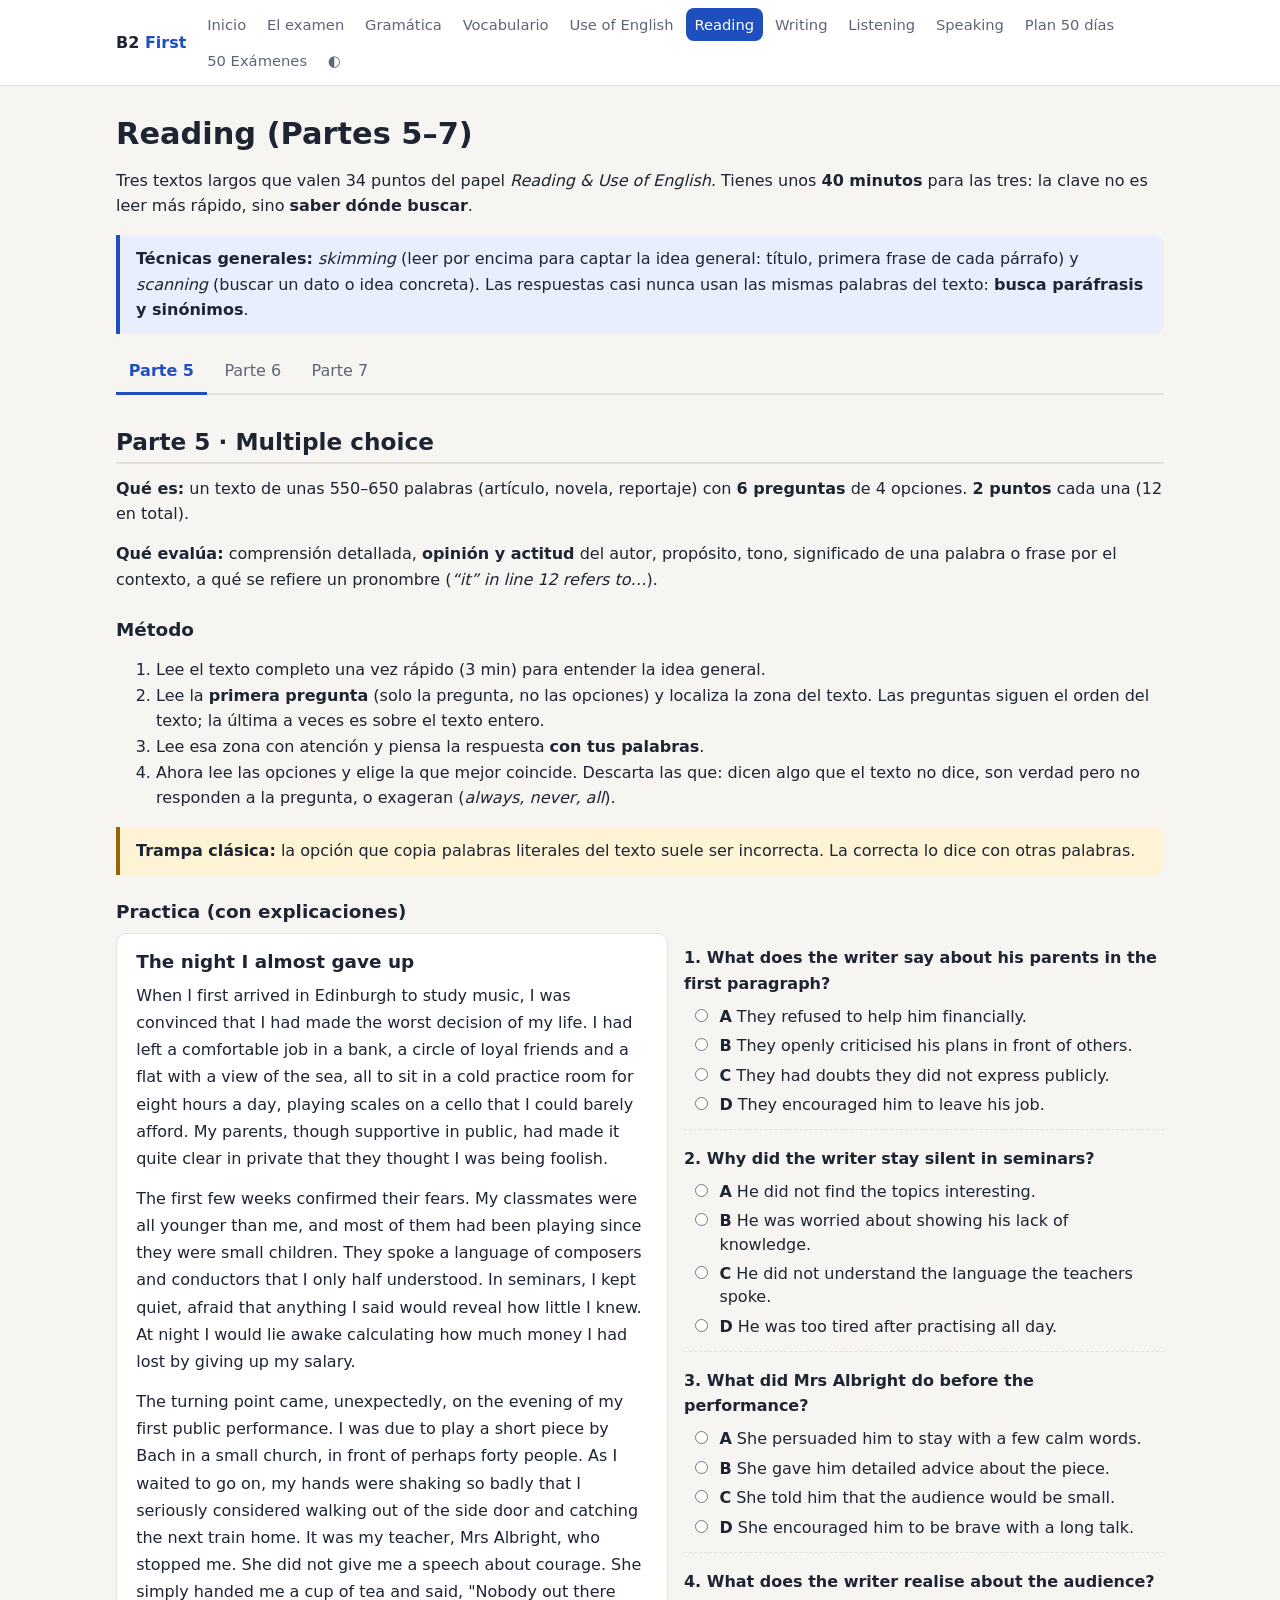
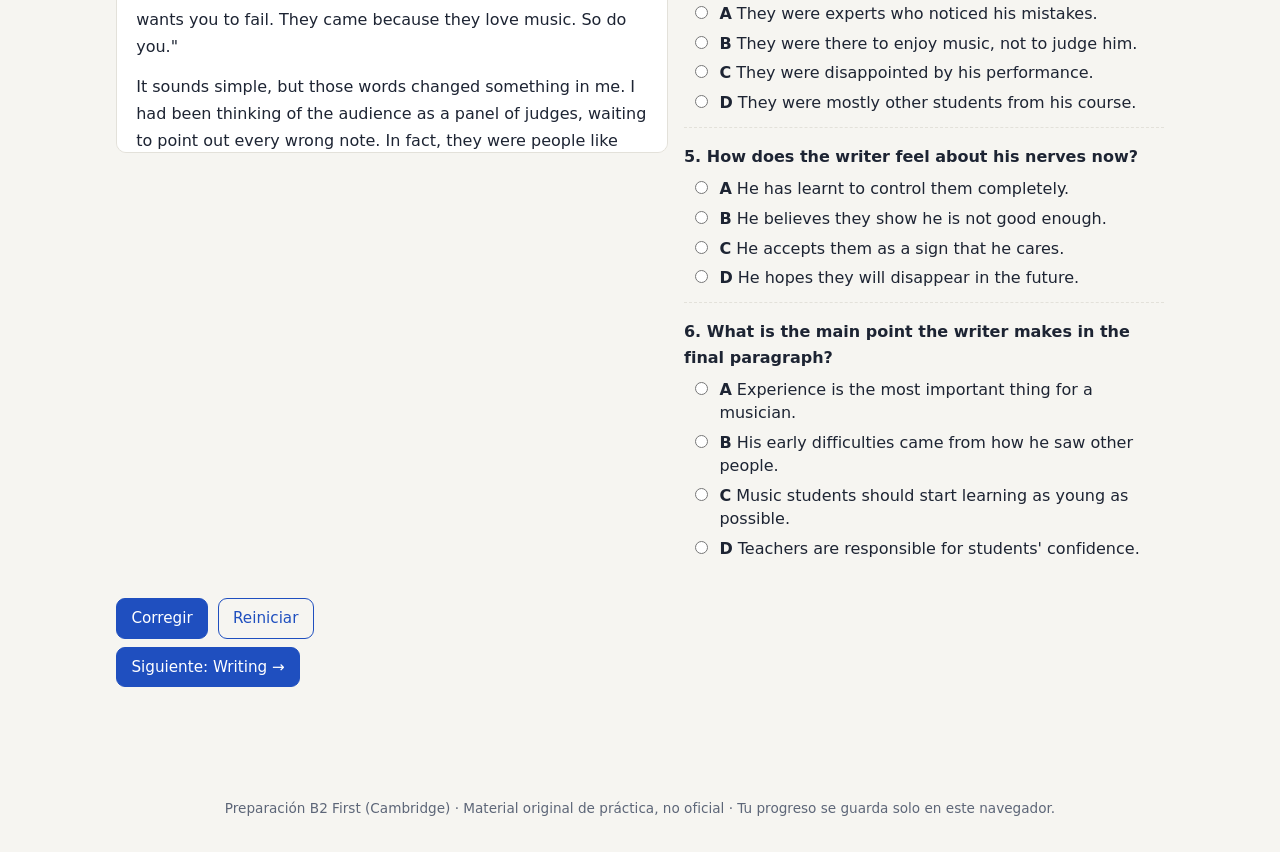
<file: reading.html>
<!doctype html>
<html lang="es">
<head>
<meta charset="utf-8"><meta name="viewport" content="width=device-width,initial-scale=1">
<title>Reading · B2 First</title>
<link rel="stylesheet" href="assets/style.css">
<link rel="icon" href="data:image/svg+xml,<svg xmlns='http://www.w3.org/2000/svg' viewBox='0 0 100 100'><text y='.9em' font-size='90'>🎓</text></svg>">
</head>
<body>
<main class="wrap">
<h1>Reading (Partes 5–7)</h1>
<p>Tres textos largos que valen 34 puntos del papel <i>Reading &amp; Use of English</i>. Tienes unos <b>40 minutos</b> para las tres: la clave no es leer más rápido, sino <b>saber dónde buscar</b>.</p>
<div class="tip"><b>Técnicas generales:</b> <i>skimming</i> (leer por encima para captar la idea general: título, primera frase de cada párrafo) y <i>scanning</i> (buscar un dato o idea concreta). Las respuestas casi nunca usan las mismas palabras del texto: <b>busca paráfrasis y sinónimos</b>.</div>

<div class="tabs-root" id="readtabs">
<div class="tabs"><button>Parte 5</button><button>Parte 6</button><button>Parte 7</button></div>

<section class="tabpanel">
<h2>Parte 5 · Multiple choice</h2>
<p><b>Qué es:</b> un texto de unas 550–650 palabras (artículo, novela, reportaje) con <b>6 preguntas</b> de 4 opciones. <b>2 puntos</b> cada una (12 en total).</p>
<p><b>Qué evalúa:</b> comprensión detallada, <b>opinión y actitud</b> del autor, propósito, tono, significado de una palabra o frase por el contexto, a qué se refiere un pronombre (<i>“it” in line 12 refers to…</i>).</p>
<h3>Método</h3>
<ol>
<li>Lee el texto completo una vez rápido (3 min) para entender la idea general.</li>
<li>Lee la <b>primera pregunta</b> (solo la pregunta, no las opciones) y localiza la zona del texto. Las preguntas siguen el orden del texto; la última a veces es sobre el texto entero.</li>
<li>Lee esa zona con atención y piensa la respuesta <b>con tus palabras</b>.</li>
<li>Ahora lee las opciones y elige la que mejor coincide. Descarta las que: dicen algo que el texto no dice, son verdad pero no responden a la pregunta, o exageran (<i>always, never, all</i>).</li>
</ol>
<div class="warn"><b>Trampa clásica:</b> la opción que copia palabras literales del texto suele ser incorrecta. La correcta lo dice con otras palabras.</div>
<h3>Practica (con explicaciones)</h3>
<div id="r5"></div>
</section>

<section class="tabpanel">
<h2>Parte 6 · Gapped text</h2>
<p><b>Qué es:</b> un texto de unas 500–650 palabras al que le han quitado <b>6 frases</b>. Tienes <b>7 frases</b> (A–G): una sobra. <b>2 puntos</b> cada una.</p>
<p><b>Qué evalúa:</b> cohesión y coherencia: cómo se conectan las ideas en un texto.</p>
<h3>Método</h3>
<ol>
<li>Lee el texto <b>sin las frases</b> para entender la historia o el argumento.</li>
<li>Lee las 7 frases y subraya las «pistas»: pronombres (<i>he, it, they, this, these, such</i>), conectores (<i>but, however, also, as a result</i>), nombres propios, tiempos verbales, números.</li>
<li>Para cada hueco, lee la frase <b>anterior y la posterior</b>. La correcta debe encajar con ambas.</li>
<li>Coloca primero las fáciles. Al final, relee el texto completo para comprobar que fluye.</li>
</ol>
<div class="table-wrap"><table>
<tr><th>Pista</th><th>Qué te indica</th></tr>
<tr><td><i>This / That / Such a …</i></td><td>Se refiere a algo mencionado justo antes.</td></tr>
<tr><td><i>He / She / They</i></td><td>Busca a quién se refiere en la frase anterior.</td></tr>
<tr><td><i>However / But / Yet</i></td><td>Contraste con la idea anterior.</td></tr>
<tr><td><i>Also / Moreover / Another …</i></td><td>Añade algo similar a lo anterior.</td></tr>
<tr><td><i>So / As a result / That’s why</i></td><td>Consecuencia de lo anterior.</td></tr>
<tr><td>Frase que termina en pregunta</td><td>La siguiente suele responderla.</td></tr>
</table></div>
<h3>Practica</h3>
<div id="r6"></div>
</section>

<section class="tabpanel">
<h2>Parte 7 · Multiple matching</h2>
<p><b>Qué es:</b> un texto dividido en 4–6 secciones (o varios textos cortos: personas, reseñas…) y <b>10 preguntas</b>. Debes decir en qué sección aparece cada idea. 1 punto cada una. Una sección puede usarse varias veces.</p>
<p><b>Qué evalúa:</b> buscar información concreta (scanning) y reconocer paráfrasis.</p>
<h3>Método</h3>
<ol>
<li>Lee las 10 preguntas primero y subraya la <b>idea clave</b> de cada una (<i>regrets a decision, was surprised by…</i>).</li>
<li>Lee la primera sección y mira qué preguntas encajan. Luego la siguiente. (Es más rápido que buscar pregunta por pregunta).</li>
<li>Ojo: varias secciones pueden mencionar el mismo tema; solo una dice <b>exactamente</b> lo que pide la pregunta.</li>
<li>Gestiona el tiempo: unos 12–13 minutos. No te quedes atascado; pon algo y sigue.</li>
</ol>
<h3>Practica</h3>
<div id="r7"></div>
</section>
</div>
<p><a class="btn" href="writing.html">Siguiente: Writing →</a></p>
</main>
<script src="assets/app.js"></script>
<script>
const P5 = {title:'The night I almost gave up',text:`When I first arrived in Edinburgh to study music, I was convinced that I had made the worst decision of my life. I had left a comfortable job in a bank, a circle of loyal friends and a flat with a view of the sea, all to sit in a cold practice room for eight hours a day, playing scales on a cello that I could barely afford. My parents, though supportive in public, had made it quite clear in private that they thought I was being foolish.

The first few weeks confirmed their fears. My classmates were all younger than me, and most of them had been playing since they were small children. They spoke a language of composers and conductors that I only half understood. In seminars, I kept quiet, afraid that anything I said would reveal how little I knew. At night I would lie awake calculating how much money I had lost by giving up my salary.

The turning point came, unexpectedly, on the evening of my first public performance. I was due to play a short piece by Bach in a small church, in front of perhaps forty people. As I waited to go on, my hands were shaking so badly that I seriously considered walking out of the side door and catching the next train home. It was my teacher, Mrs Albright, who stopped me. She did not give me a speech about courage. She simply handed me a cup of tea and said, "Nobody out there wants you to fail. They came because they love music. So do you."

It sounds simple, but those words changed something in me. I had been thinking of the audience as a panel of judges, waiting to point out every wrong note. In fact, they were people like me, who had chosen to spend a cold Tuesday night listening to a cello. I played badly – I still remember the note I missed in the third bar – but I finished the piece, and when I looked up, people were smiling.

Since then, I have performed hundreds of times, in much larger halls and in front of far more demanding audiences. I still get nervous; I suspect I always will. But I no longer see my nerves as a sign that I do not belong on the stage. They are simply a reminder that what I am doing matters to me.

Looking back, I realise that the problem in those first weeks was not my lack of experience. It was my belief that everyone around me was measuring me against some impossible standard. Once I stopped imagining that, I could finally start learning.`,
q:[
 {q:'What does the writer say about his parents in the first paragraph?',o:['They refused to help him financially.','They openly criticised his plans in front of others.','They had doubts they did not express publicly.','They encouraged him to leave his job.'],a:2,exp:'«though supportive in public, had made it quite clear in private that they thought I was being foolish» → dudas en privado, no en público (C). B dice lo contrario.'},
 {q:'Why did the writer stay silent in seminars?',o:['He did not find the topics interesting.','He was worried about showing his lack of knowledge.','He did not understand the language the teachers spoke.','He was too tired after practising all day.'],a:1,exp:'«afraid that anything I said would reveal how little I knew» = miedo a mostrar su falta de conocimiento (B). C es una trampa: «a language of composers…» es metáfora, no un idioma extranjero.'},
 {q:'What did Mrs Albright do before the performance?',o:['She persuaded him to stay with a few calm words.','She gave him detailed advice about the piece.','She told him that the audience would be small.','She encouraged him to be brave with a long talk.'],a:0,exp:'«She did not give me a speech… She simply handed me a cup of tea and said…» → pocas palabras tranquilas (A). D es justo lo que NO hizo.'},
 {q:'What does the writer realise about the audience?',o:['They were experts who noticed his mistakes.','They were there to enjoy music, not to judge him.','They were disappointed by his performance.','They were mostly other students from his course.'],a:1,exp:'Antes los veía como «a panel of judges», luego se da cuenta de que eran «people like me» que querían escuchar música (B).'},
 {q:'How does the writer feel about his nerves now?',o:['He has learnt to control them completely.','He believes they show he is not good enough.','He accepts them as a sign that he cares.','He hopes they will disappear in the future.'],a:2,exp:'«They are simply a reminder that what I am doing matters to me» (C). A es falsa: «I still get nervous».'},
 {q:'What is the main point the writer makes in the final paragraph?',o:['Experience is the most important thing for a musician.','His early difficulties came from how he saw other people.','Music students should start learning as young as possible.','Teachers are responsible for students\' confidence.'],a:1,exp:'El problema no era su falta de experiencia sino «my belief that everyone around me was measuring me» → cómo veía a los demás (B).'}]};
const P6 = {title:'The rise of the urban beekeeper',text:`On the roof of a busy office building in central London, a group of accountants are putting on white suits and protective hats. They are not preparing for a scientific experiment. They are about to check on the 60,000 bees that live in the three hives the company installed last spring. [1]

Urban beekeeping has become surprisingly popular over the past decade. In cities such as Paris, New York and Madrid, hives can now be found on hotels, schools and even museums. [2] Many people simply enjoy the idea of producing their own honey, while others want to do something positive for the environment.

Bees, after all, are in trouble. In many parts of the world, their numbers have fallen dramatically because of pesticides, disease and the loss of wild flowers. [3] Parks, private gardens and balconies offer a surprising variety of plants, and pesticides are used far less than on farmland.

However, not everyone is convinced that more hives are the answer. Some scientists warn that cities may now have too many honeybees. [4] Wild bees, which are often more important for pollinating plants, can lose out in the competition.

For this reason, experts recommend that anyone thinking of keeping bees should first plant flowers. "If you want to help bees, the best thing you can do is give them something to eat," says ecologist Dr Hannah Reid. [5] It is also, she adds, a lot less expensive than buying hives and equipment.

Back on the London rooftop, the accountants are aware of this debate. Their company has recently turned part of the roof into a wildflower meadow. [6] "We started this as a fun team activity," says one of them, "but it has made us all think much more about nature."`,
sents:['Surprisingly, cities can be quite a good place for them to live.','The reasons people give for taking up the hobby vary.','This, she believes, benefits every kind of insect, not just honeybees.','Twice a month, they spend their lunch break here instead of in the canteen.','Honey from city hives is said to taste better than country honey.','Too many hives in one area can mean there is not enough food for all the insects.','Now the bees have plenty to feed on without flying far.'],
ans:[3,1,0,5,2,6],
exp:['Tras presentar a los contables y las colmenas, D explica cuándo lo hacen («here» = la azotea).','La frase siguiente da razones distintas (some… others…) → B anuncia «the reasons… vary».','Tras «bees are in trouble» viene el contraste «surprisingly, cities can be quite a good place» y luego se explica por qué (parks, gardens…).','«Too many honeybees» → F explica la consecuencia (no hay comida para todos) y la siguiente habla de la competencia.','«This» en C = plantar flores, que acaba de recomendar la ecóloga; «she» = Dr Reid.','Tras convertir la azotea en un prado de flores → G «Now the bees have plenty to feed on». E sobra.']};
const P7 = {title:'My first job',intro:'Four people describe the first job they ever had.',sections:[
 {h:'Laura, 34',t:'I started working in my aunt\'s bakery at fifteen, mainly at weekends. The hours were terrible – I had to be there at five in the morning – and I remember thinking that no amount of money could make up for it. What kept me going was the customers. Most of them were elderly people who lived alone, and for some of them, a chat with me was the only conversation they would have all day. I didn\'t realise it then, but that job taught me to listen. I\'m a nurse now, and I still use that skill every day.'},
 {h:'Daniel, 27',t:'My first job was in a call centre selling phone contracts. I took it because I needed money for university, and I expected to hate it. To my surprise, I quite enjoyed the challenge, although being shouted at by strangers was never pleasant. The best part was my team; we were all students and we became very close. What I regret is that I stayed too long – almost three years – when I could have found something more related to my studies. I think it slowed my career down a bit.'},
 {h:'Amira, 41',t:'I was a waitress in a beach café for one summer. It was the first time I had earned my own money, and the feeling of independence was wonderful. I bought a second-hand bike with my first wages and felt like a millionaire. The work itself was exhausting, especially in August, and the owner was very strict about everything, from our uniforms to the way we folded the napkins. At the time I found him unbearable, but looking back, I can see that he taught me to take pride in doing things properly.'},
 {h:'Tom, 22',t:'I got my first job through a friend: helping at a summer camp for children. I had no experience at all and on the first day I was terrified. Within a week, though, I had discovered that I was good at organising games and keeping everyone calm. It was the first time anyone had told me I had a talent for something, and it gave me the confidence to apply for a degree in primary education – something I would never have imagined doing before. I still keep in touch with some of the other monitors.'}],
q:['Who says the job helped them choose what to study?','Who mentions a purchase they made?','Who admits that they did not expect to like the job?','Who now uses an ability they developed in the job?','Who feels they made a mistake by not leaving sooner?','Who mentions a boss they disliked at the time?','Who says the people they worked with became good friends?','Who mentions how early they had to start work?','Who says they felt nervous at the beginning?','Who mentions the importance of the job for other people\'s well-being?'],
ans:[3,2,1,0,1,2,1,0,3,0],
exp:['Tom: «gave me the confidence to apply for a degree in primary education».','Amira: «I bought a second-hand bike».','Daniel: «I expected to hate it».','Laura: «that job taught me to listen… I still use that skill».','Daniel: «I stayed too long».','Amira: «At the time I found him unbearable».','Daniel: «we became very close». (Tom solo dice que mantiene contacto: menos fuerte).','Laura: «at five in the morning».','Tom: «on the first day I was terrified».','Laura: para algunos clientes mayores, hablar con ella era su única conversación.']};
document.addEventListener('DOMContentLoaded', () => {
  practice($('#r5'), 'p5', P5);
  practice($('#r6'), 'p6', P6);
  practice($('#r7'), 'p7', P7);
});
</script>
</body>
</html>
</file>
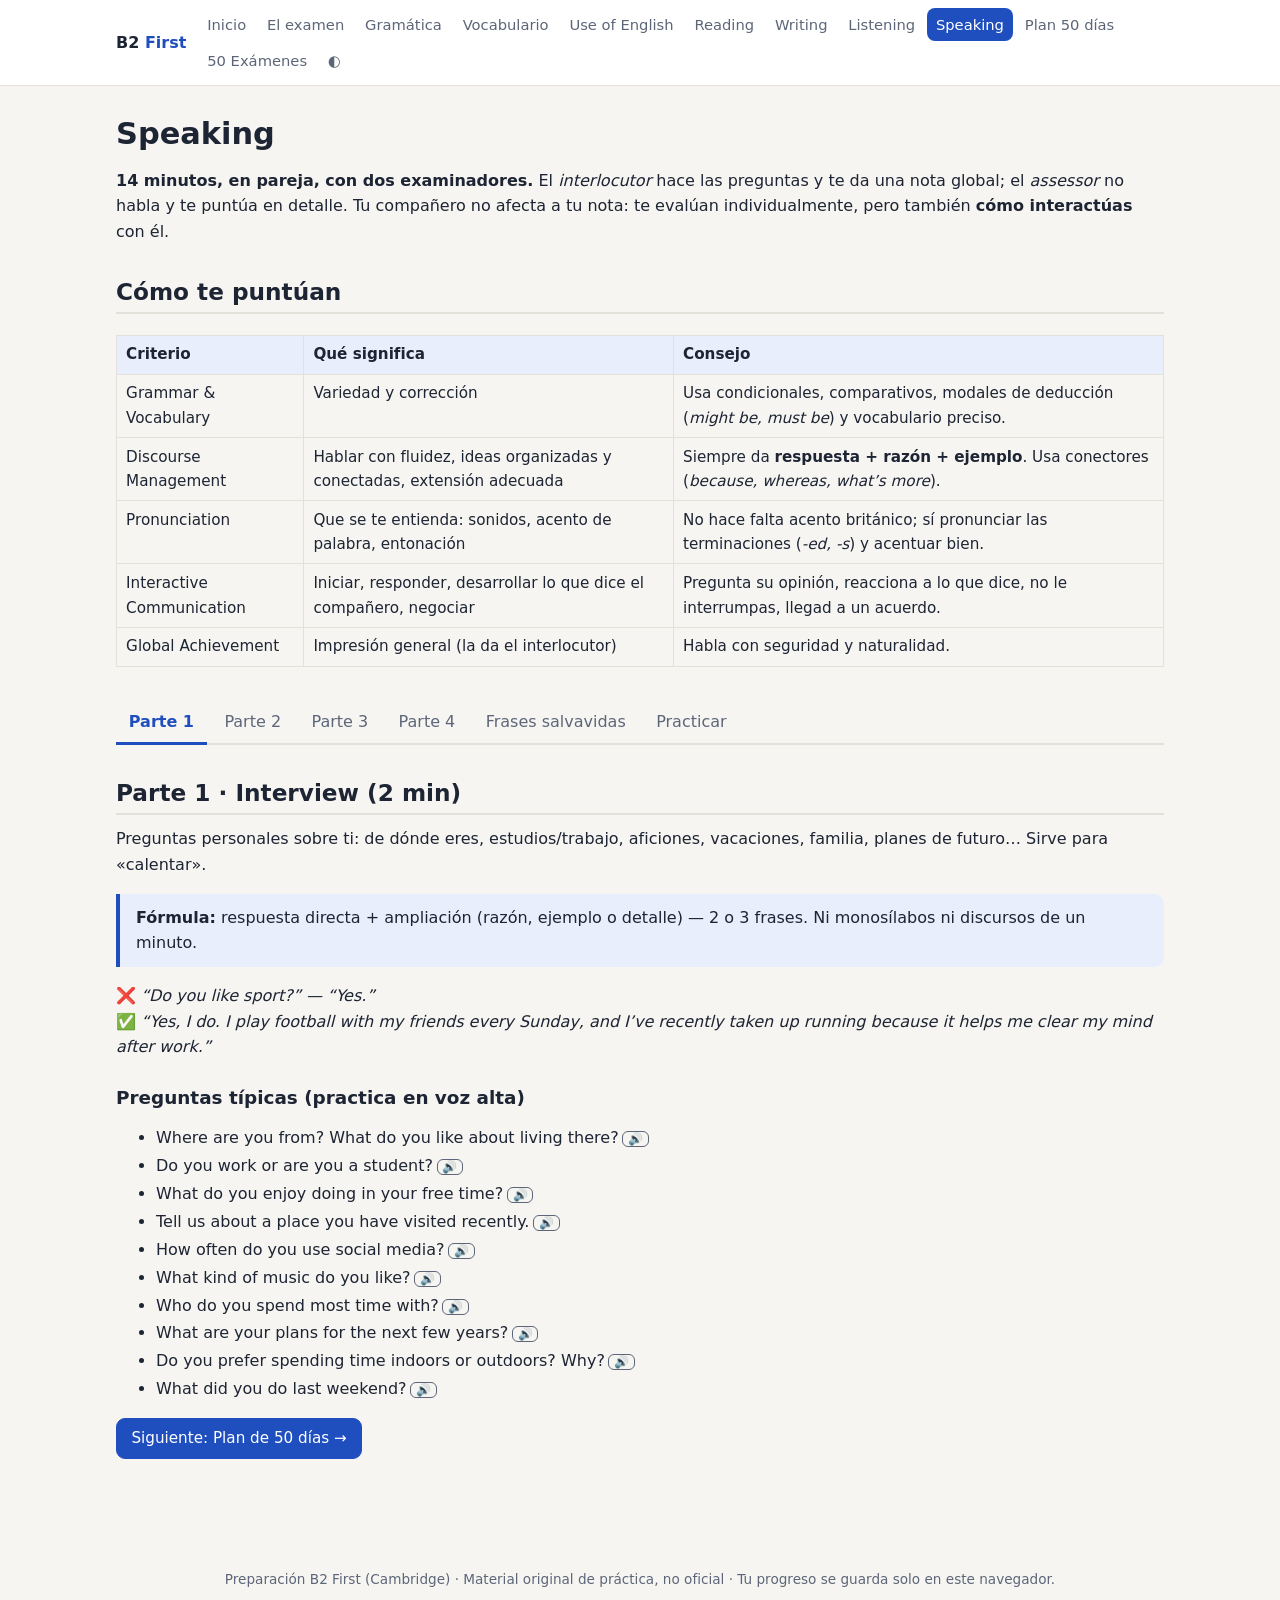
<file: speaking.html>
<!doctype html>
<html lang="es">
<head>
<meta charset="utf-8"><meta name="viewport" content="width=device-width,initial-scale=1">
<title>Speaking · B2 First</title>
<link rel="stylesheet" href="assets/style.css">
<link rel="icon" href="data:image/svg+xml,<svg xmlns='http://www.w3.org/2000/svg' viewBox='0 0 100 100'><text y='.9em' font-size='90'>🎓</text></svg>">
</head>
<body>
<main class="wrap">
<h1>Speaking</h1>
<p><b>14 minutos, en pareja, con dos examinadores.</b> El <i>interlocutor</i> hace las preguntas y te da una nota global; el <i>assessor</i> no habla y te puntúa en detalle. Tu compañero no afecta a tu nota: te evalúan individualmente, pero también <b>cómo interactúas</b> con él.</p>

<h2>Cómo te puntúan</h2>
<div class="table-wrap"><table>
<tr><th>Criterio</th><th>Qué significa</th><th>Consejo</th></tr>
<tr><td>Grammar &amp; Vocabulary</td><td>Variedad y corrección</td><td>Usa condicionales, comparativos, modales de deducción (<i>might be, must be</i>) y vocabulario preciso.</td></tr>
<tr><td>Discourse Management</td><td>Hablar con fluidez, ideas organizadas y conectadas, extensión adecuada</td><td>Siempre da <b>respuesta + razón + ejemplo</b>. Usa conectores (<i>because, whereas, what’s more</i>).</td></tr>
<tr><td>Pronunciation</td><td>Que se te entienda: sonidos, acento de palabra, entonación</td><td>No hace falta acento británico; sí pronunciar las terminaciones (<i>-ed, -s</i>) y acentuar bien.</td></tr>
<tr><td>Interactive Communication</td><td>Iniciar, responder, desarrollar lo que dice el compañero, negociar</td><td>Pregunta su opinión, reacciona a lo que dice, no le interrumpas, llegad a un acuerdo.</td></tr>
<tr><td>Global Achievement</td><td>Impresión general (la da el interlocutor)</td><td>Habla con seguridad y naturalidad.</td></tr>
</table></div>

<div class="tabs-root" id="spktabs">
<div class="tabs"><button>Parte 1</button><button>Parte 2</button><button>Parte 3</button><button>Parte 4</button><button>Frases salvavidas</button><button>Practicar</button></div>

<section class="tabpanel">
<h2>Parte 1 · Interview (2 min)</h2>
<p>Preguntas personales sobre ti: de dónde eres, estudios/trabajo, aficiones, vacaciones, familia, planes de futuro… Sirve para «calentar».</p>
<div class="tip"><b>Fórmula:</b> respuesta directa + ampliación (razón, ejemplo o detalle) — 2 o 3 frases. Ni monosílabos ni discursos de un minuto.</div>
<p>❌ <i>“Do you like sport?” — “Yes.”</i><br>✅ <i>“Yes, I do. I play football with my friends every Sunday, and I’ve recently taken up running because it helps me clear my mind after work.”</i></p>
<h3>Preguntas típicas (practica en voz alta)</h3>
<ul class="tight">
<li data-say>Where are you from? What do you like about living there?</li>
<li data-say>Do you work or are you a student?</li>
<li data-say>What do you enjoy doing in your free time?</li>
<li data-say>Tell us about a place you have visited recently.</li>
<li data-say>How often do you use social media?</li>
<li data-say>What kind of music do you like?</li>
<li data-say>Who do you spend most time with?</li>
<li data-say>What are your plans for the next few years?</li>
<li data-say>Do you prefer spending time indoors or outdoors? Why?</li>
<li data-say>What did you do last weekend?</li>
</ul>
</section>

<section class="tabpanel">
<h2>Parte 2 · Long turn: comparar fotos (1 min cada uno)</h2>
<p>Te dan <b>dos fotos</b> y una pregunta escrita encima. Hablas <b>tú solo durante 1 minuto</b>: tienes que <b>comparar</b> las fotos y <b>responder a la pregunta</b>. Después, tu compañero responde una pregunta corta sobre tus fotos (30 seg.) y luego al revés.</p>
<div class="warn"><b>El error nº 1:</b> describir cada foto por separado («In the first picture there is a man… In the second picture there is a woman…»). ¡No! Hay que <b>comparar</b> y, sobre todo, <b>contestar la pregunta</b> (que suele ser <i>why…? how do they feel…? what are the advantages…?</i>).</div>
<h3>Estructura de 1 minuto</h3>
<ol>
<li>(10 seg.) Qué tienen en común: <i>Both photos show people… / In both pictures…</i></li>
<li>(20 seg.) Diferencias: <i>whereas / while / on the other hand…</i></li>
<li>(30 seg.) Responder la pregunta especulando: <i>I imagine… / They might be… / It looks as if…</i>, y terminar con tu preferencia u opinión si viene al caso.</li>
</ol>
<h3>Lenguaje para especular y comparar</h3>
<div class="table-wrap"><table>
<tr><th>Función</th><th>Frases</th></tr>
<tr><td>Comparar</td><td>Both pictures show… · The main difference is that… · In the first photo…, whereas in the second… · Unlike the people in the first photo, … · This one seems much more relaxing than that one.</td></tr>
<tr><td>Especular</td><td>They might/could be… · They must be… (seguro) · They can’t be… · It looks as if/as though… · It seems to be… · I’d say that… · Judging by their faces, … · Perhaps / Probably…</td></tr>
<tr><td>Si no sabes una palabra</td><td>It’s a kind of… · It’s something you use for… · I’m not sure what it’s called, but…</td></tr>
</table></div>
<div class="card"><b>Ejemplo</b><p class="muted">Fotos: (1) una familia cocinando junta en casa; (2) una pareja cenando en un restaurante elegante. <b>Pregunta: Why have the people chosen to eat in these places?</b></p>
<p data-say>Both photos show people sharing a meal, but in very different settings. In the first picture, a family is cooking together at home, whereas in the second one, a couple are having dinner in what looks like quite an expensive restaurant. I imagine the family has chosen to eat at home because it’s cheaper and it gives them the chance to spend time together, especially with the children. It looks as if they’re having a lot of fun. The couple, on the other hand, might be celebrating something special, like an anniversary, so they probably wanted a romantic atmosphere and someone else to do the cooking. Personally, I’d prefer the first option, because home-made food is often healthier.</p></div>
</section>

<section class="tabpanel">
<h2>Parte 3 · Collaborative task (2 min + 1 min)</h2>
<p>El examinador os da una <b>pregunta central con 5 ideas</b> alrededor (un diagrama). Hablas <b>con tu compañero</b> durante <b>2 minutos</b> sobre las ideas. Después tenéis <b>1 minuto</b> para tomar una <b>decisión</b> (cuál es la mejor, la más importante…).</p>
<ul>
<li>No tenéis que hablar de todas las ideas, pero sí de varias, en profundidad.</li>
<li>Lo importante es <b>interactuar</b>: proponer, preguntar, estar de acuerdo o no (educadamente), construir sobre lo que dice el otro.</li>
<li>No hace falta llegar a un acuerdo, pero sí intentarlo.</li>
<li>Si tu compañero habla demasiado, interrumpe con educación: <i>Sorry to interrupt, but…</i> Si habla poco, pregúntale: <i>What do you think?</i></li>
</ul>
<div class="table-wrap"><table>
<tr><th>Función</th><th>Frases</th></tr>
<tr><td>Empezar</td><td>Shall we start with this one? · Let’s begin with… · Which one shall we talk about first?</td></tr>
<tr><td>Pedir opinión</td><td>What do you think about…? · How do you feel about…? · Would you agree that…? · Don’t you think…?</td></tr>
<tr><td>Dar opinión</td><td>I think/believe… · In my view… · For me, the most important thing is… · I’d say that…</td></tr>
<tr><td>Estar de acuerdo</td><td>Absolutely. · That’s a good point. · I couldn’t agree more. · Yes, and on top of that…</td></tr>
<tr><td>Desacuerdo educado</td><td>I see what you mean, but… · That’s true, but don’t you think…? · I’m not so sure about that. · I take your point, however…</td></tr>
<tr><td>Pasar a otra idea</td><td>Shall we move on to…? · What about this one? · Let’s talk about… now.</td></tr>
<tr><td>Decidir (minuto final)</td><td>So, which one shall we choose? · I think we agree that… · Shall we go for…? · We don’t seem to agree, but…</td></tr>
</table></div>
</section>

<section class="tabpanel">
<h2>Parte 4 · Discussion (4 min)</h2>
<p>El examinador hace preguntas más abstractas relacionadas con el tema de la Parte 3. Te puede preguntar a ti, a tu compañero o a los dos. Aquí se valoran <b>opiniones desarrolladas</b>.</p>
<div class="tip"><b>Fórmula OREO:</b> <b>O</b>pinion → <b>R</b>eason → <b>E</b>xample → <b>O</b>pinion (reformulada). Y añade algo a lo que dice tu compañero: <i>I agree with what [name] said, and I’d add that…</i></div>
<p>Para ganar tiempo: <i>That’s an interesting question… / I’ve never really thought about it, but… / It depends on…</i>. Para generalizar: <i>On the whole… / In general… / It depends on the person.</i></p>
<p>Si no has entendido: <i>Sorry, could you repeat the question, please?</i> (No penaliza.)</p>
</section>

<section class="tabpanel">
<h2>Frases salvavidas</h2>
<ul>
<li><b>Ganar tiempo:</b> <i>Let me think… · Well, that’s a difficult question… · How can I put it?</i></li>
<li><b>Corregirte:</b> <i>Sorry, what I mean is… · I mean… · Or rather…</i></li>
<li><b>Pedir repetición:</b> <i>Could you say that again, please? · Sorry, I didn’t catch that.</i></li>
<li><b>Sin palabra:</b> <i>It’s a sort of… · What’s the word? · It’s like a…</i></li>
<li><b>Implicar al compañero:</b> <i>What about you? · Do you agree? · You mentioned… earlier, didn’t you?</i></li>
</ul>
<h3>Pronunciación: errores típicos de hispanohablantes</h3>
<ul>
<li>No añadas «e» delante de s+consonante: ❌ <i>e-Spain, e-student</i> → <i>Spain, student</i>.</li>
<li>Pasados en -ed: <i>worked</i> /t/, <i>played</i> /d/, solo /ɪd/ tras t/d: <i>wanted, needed</i>. ❌ <i>work-ed</i>.</li>
<li>Diferencia vocales largas/cortas: <i>ship/sheep, live/leave, full/fool</i>.</li>
<li>Pronuncia la -s final (<i>he works, cats</i>) y no te comas las consonantes finales.</li>
<li>Palabras traicioneras: <i>comfortable</i> /ˈkʌmftəbl/, <i>vegetable</i> /ˈvedʒtəbl/, <i>clothes</i> /kləʊðz/, <i>island</i> (s muda), <i>receipt</i> (p muda), <i>Wednesday</i> /ˈwenzdeɪ/.</li>
</ul>
</section>

<section class="tabpanel">
<h2>Practica con temporizador y grabadora</h2>
<p>Lee la tarea, pulsa el temporizador y habla en voz alta. Grábate y escúchate: es la forma más eficaz de mejorar. Busca un compañero de estudio para la Parte 3 si puedes.</p>
<div id="spractice"></div>
</section>
</div>
<p><a class="btn" href="plan.html">Siguiente: Plan de 50 días →</a></p>
</main>
<script src="assets/app.js"></script>
<script>
const SP = [
 ['Parte 2', 'Photo A: people working in an open-plan office. Photo B: a person working on a laptop in a café.', 'What are the advantages of working in these places?', 60],
 ['Parte 2', 'Photo A: teenagers playing a video game at home. Photo B: teenagers playing basketball in a park.', 'Why do you think the young people have chosen to spend their free time like this?', 60],
 ['Parte 3', 'Central question: <b>How can people be encouraged to live a healthier lifestyle?</b> Ideas: free sports facilities · cooking classes at school · taxes on unhealthy food · cycling lanes · health information campaigns.', 'Talk for 2 minutes, then decide which idea would be most effective (1 minute).', 180],
 ['Parte 4', 'Do you think people today are healthier than in the past? · Should schools be responsible for teaching children to eat well? · Why do some people find it hard to change their habits?', 'Answer each question for 45–60 seconds.', 240],
];
document.addEventListener('DOMContentLoaded', () => {
  SP.forEach(([p, t, q, s]) => {
    const d = document.createElement('div'); d.className = 'card';
    d.innerHTML = `<b>${p}</b><div class="photo">${t}</div><p><b>${q}</b></p><div class="tm"></div>`;
    $('.tm', d).append(timer(s)); d.append(recorder());
    $('#spractice').append(d);
  });
});
</script>
</body>
</html>
</file>
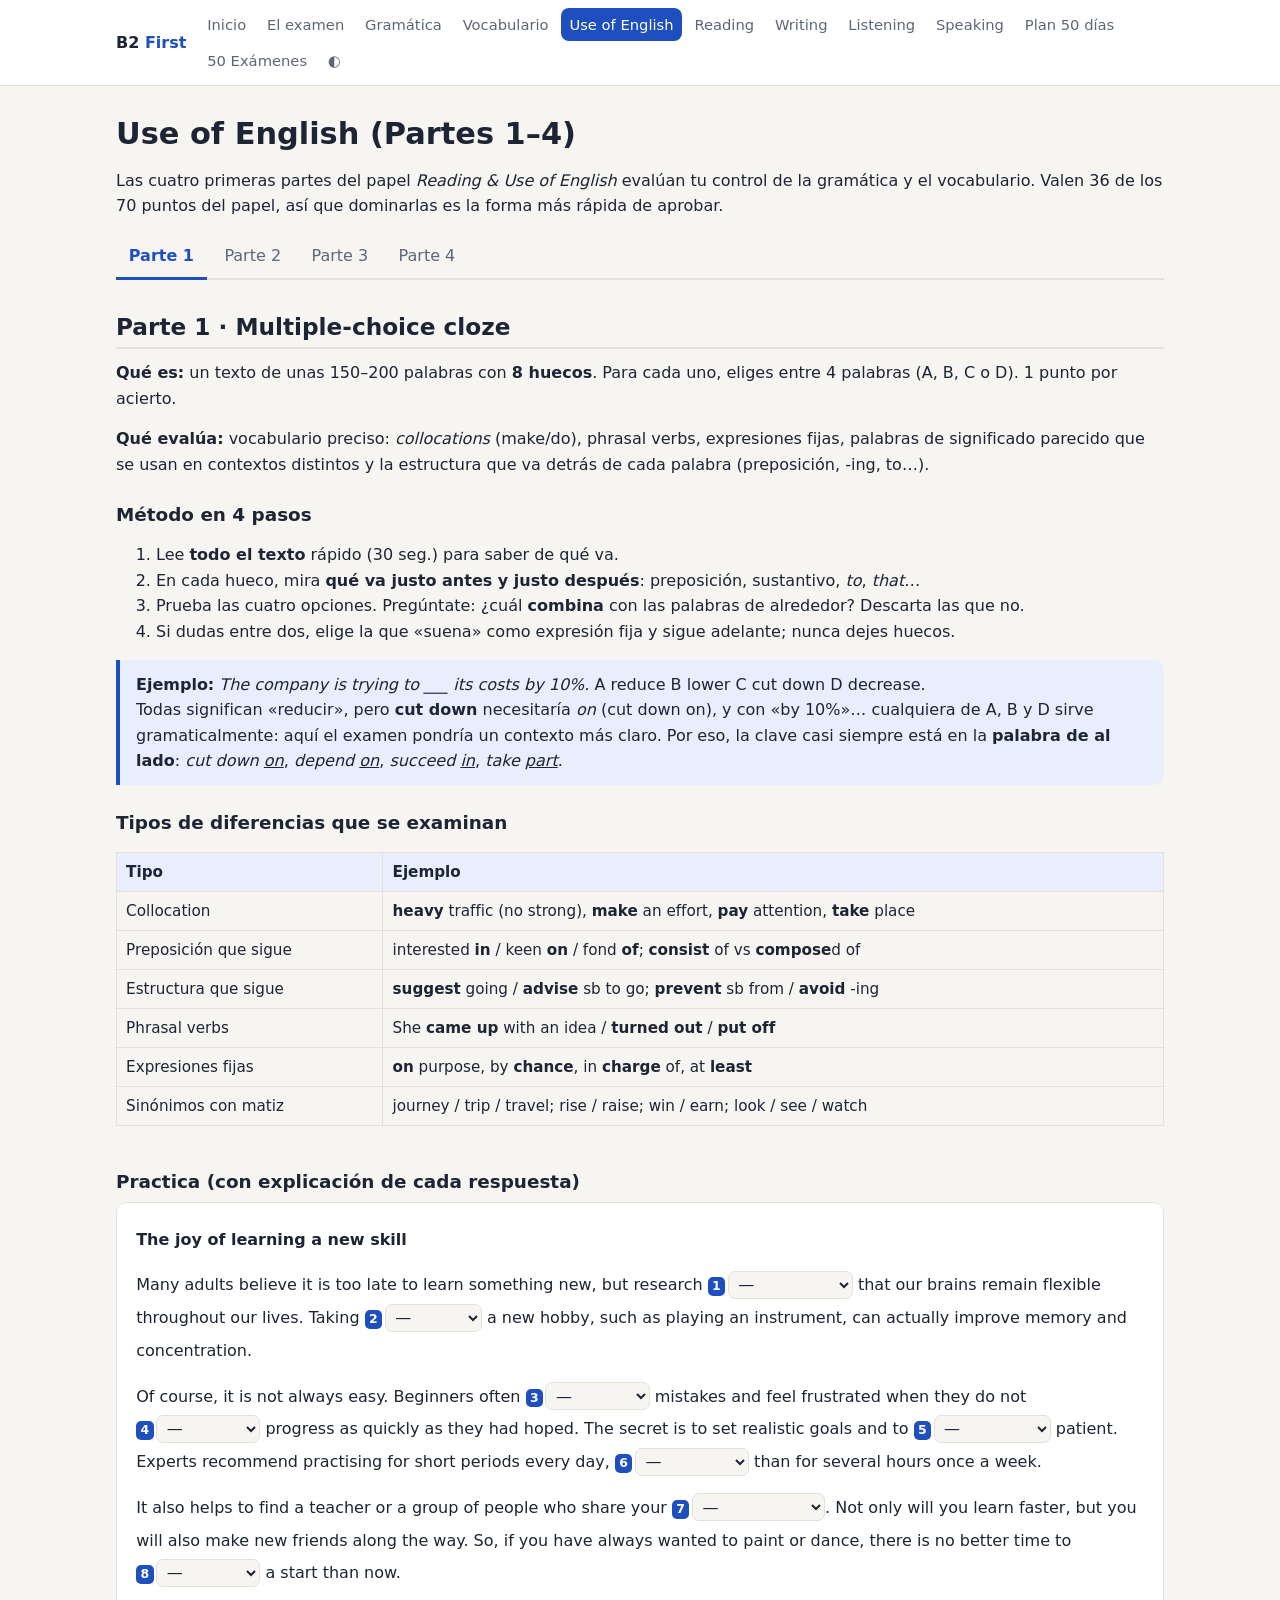
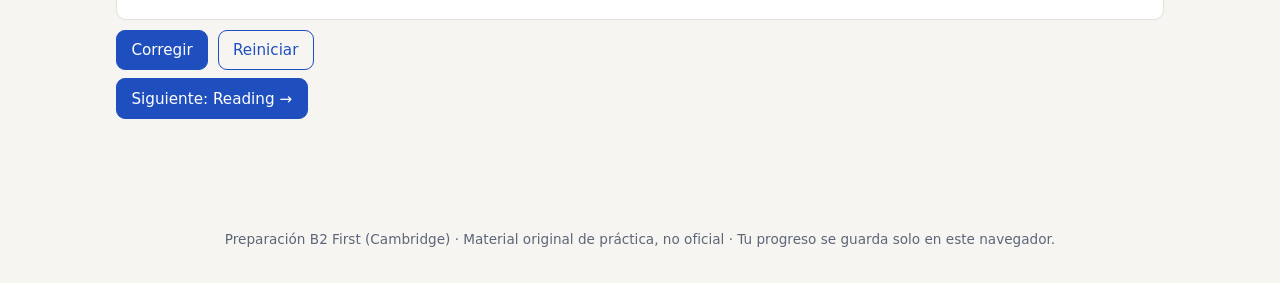
<file: use-of-english.html>
<!doctype html>
<html lang="es">
<head>
<meta charset="utf-8"><meta name="viewport" content="width=device-width,initial-scale=1">
<title>Use of English · B2 First</title>
<link rel="stylesheet" href="assets/style.css">
<link rel="icon" href="data:image/svg+xml,<svg xmlns='http://www.w3.org/2000/svg' viewBox='0 0 100 100'><text y='.9em' font-size='90'>🎓</text></svg>">
</head>
<body>
<main class="wrap">
<h1>Use of English (Partes 1–4)</h1>
<p>Las cuatro primeras partes del papel <i>Reading &amp; Use of English</i> evalúan tu control de la gramática y el vocabulario. Valen 36 de los 70 puntos del papel, así que dominarlas es la forma más rápida de aprobar.</p>

<div class="tabs-root" id="uoetabs">
<div class="tabs"><button>Parte 1</button><button>Parte 2</button><button>Parte 3</button><button>Parte 4</button></div>

<section class="tabpanel">
<h2>Parte 1 · Multiple-choice cloze</h2>
<p><b>Qué es:</b> un texto de unas 150–200 palabras con <b>8 huecos</b>. Para cada uno, eliges entre 4 palabras (A, B, C o D). 1 punto por acierto.</p>
<p><b>Qué evalúa:</b> vocabulario preciso: <i>collocations</i> (make/do), phrasal verbs, expresiones fijas, palabras de significado parecido que se usan en contextos distintos y la estructura que va detrás de cada palabra (preposición, -ing, to…).</p>
<h3>Método en 4 pasos</h3>
<ol>
<li>Lee <b>todo el texto</b> rápido (30 seg.) para saber de qué va.</li>
<li>En cada hueco, mira <b>qué va justo antes y justo después</b>: preposición, sustantivo, <i>to</i>, <i>that</i>…</li>
<li>Prueba las cuatro opciones. Pregúntate: ¿cuál <b>combina</b> con las palabras de alrededor? Descarta las que no.</li>
<li>Si dudas entre dos, elige la que «suena» como expresión fija y sigue adelante; nunca dejes huecos.</li>
</ol>
<div class="tip"><b>Ejemplo:</b> <i>The company is trying to ___ its costs by 10%.</i> A reduce B lower C cut down D decrease.<br>
Todas significan «reducir», pero <b>cut down</b> necesitaría <i>on</i> (cut down on), y con «by 10%»… cualquiera de A, B y D sirve gramaticalmente: aquí el examen pondría un contexto más claro. Por eso, la clave casi siempre está en la <b>palabra de al lado</b>: <i>cut down <u>on</u></i>, <i>depend <u>on</u></i>, <i>succeed <u>in</u></i>, <i>take <u>part</u></i>.</div>
<h3>Tipos de diferencias que se examinan</h3>
<div class="table-wrap"><table>
<tr><th>Tipo</th><th>Ejemplo</th></tr>
<tr><td>Collocation</td><td><b>heavy</b> traffic (no strong), <b>make</b> an effort, <b>pay</b> attention, <b>take</b> place</td></tr>
<tr><td>Preposición que sigue</td><td>interested <b>in</b> / keen <b>on</b> / fond <b>of</b>; <b>consist</b> of vs <b>compose</b>d of</td></tr>
<tr><td>Estructura que sigue</td><td><b>suggest</b> going / <b>advise</b> sb to go; <b>prevent</b> sb from / <b>avoid</b> -ing</td></tr>
<tr><td>Phrasal verbs</td><td>She <b>came up</b> with an idea / <b>turned out</b> / <b>put off</b></td></tr>
<tr><td>Expresiones fijas</td><td><b>on</b> purpose, by <b>chance</b>, in <b>charge</b> of, at <b>least</b></td></tr>
<tr><td>Sinónimos con matiz</td><td>journey / trip / travel; rise / raise; win / earn; look / see / watch</td></tr>
</table></div>
<h3>Practica (con explicación de cada respuesta)</h3>
<div id="u1"></div>
</section>

<section class="tabpanel">
<h2>Parte 2 · Open cloze</h2>
<p><b>Qué es:</b> un texto con <b>8 huecos</b> y sin opciones. Escribes <b>una sola palabra</b> en cada hueco. 1 punto por acierto; la ortografía cuenta.</p>
<p><b>Qué evalúa:</b> palabras gramaticales: artículos, preposiciones, pronombres, relativos, auxiliares, conectores, cuantificadores, partes de expresiones fijas y phrasal verbs.</p>
<h3>Las palabras que más se repiten (apréndelas)</h3>
<div class="table-wrap"><table>
<tr><th>Categoría</th><th>Palabras</th></tr>
<tr><td>Preposiciones</td><td>in, on, at, of, for, to, with, by, from, about, since, despite, during, without</td></tr>
<tr><td>Relativos</td><td>who, which, whose, where, when, what (= the thing that)</td></tr>
<tr><td>Auxiliares/modales</td><td>is, are, was, were, be, been, being, has, have, had, do, does, did, will, would, can, could, should, must</td></tr>
<tr><td>Conectores</td><td>although, though, however, while, whereas, unless, if, whether, because, as, since, so, such, even, both, either, neither, nor, as well</td></tr>
<tr><td>Cuantificadores</td><td>much, many, few, little, some, any, all, every, each, enough, more, most, no, none, other, another, than</td></tr>
<tr><td>Comparaciones</td><td>as (as…as), than, the (the more…), so, such, too</td></tr>
<tr><td>Pronombres</td><td>it, there, its, their, themselves, one, those, which, what</td></tr>
<tr><td>Expresiones fijas</td><td>as <b>well</b> as, in <b>spite</b> of, <b>according</b> to, as <b>long</b> as, on the <b>other</b> hand, at <b>least</b>, in <b>order</b> to, <b>no</b> matter what, <b>by</b> the time, <b>instead</b> of</td></tr>
</table></div>
<h3>Método</h3>
<ol>
<li>Lee el texto completo primero.</li>
<li>En cada hueco, pregúntate: ¿falta un <b>sujeto</b>? (it, there) ¿un <b>verbo auxiliar</b>? (has, was) ¿una <b>preposición</b>? ¿un <b>conector</b> que une dos ideas (contraste, causa)?</li>
<li>Mira la puntuación: tras punto o al inicio de frase con coma suelen ir conectores (<i>However, Although</i>).</li>
<li>Comprueba que tu palabra concuerda (singular/plural, tiempo verbal) y que es <b>una sola palabra</b> (<i>a lot</i> = 2 palabras ❌).</li>
</ol>
<div class="warn"><b>Contracciones:</b> no escribas <i>don’t</i> o <i>it’s</i>: cuentan como dos palabras. Si el hueco es <i>___ not</i>, la respuesta es <i>do/does/is</i>…</div>
<h3>Practica</h3>
<div id="u2"></div>
</section>

<section class="tabpanel">
<h2>Parte 3 · Word formation</h2>
<p><b>Qué es:</b> un texto con <b>8 huecos</b>. A la derecha de cada línea hay una palabra en MAYÚSCULAS que tienes que transformar para que encaje. 1 punto por acierto; la ortografía cuenta.</p>
<h3>Método en 4 preguntas</h3>
<ol>
<li><b>¿Qué categoría necesito?</b> Tras artículo/adjetivo/posesivo → nombre (<i>the <u>success</u></i>). Tras <i>be/seem/very</i> o delante de un nombre → adjetivo (<i>a <u>successful</u> plan</i>). Modificando un verbo/adjetivo → adverbio (<i>worked <u>successfully</u></i>). Tras sujeto o <i>to</i> → verbo (<i>to <u>strengthen</u></i>).</li>
<li><b>¿Positivo o negativo?</b> Lee el contexto: si hay crítica o contraste, quizá necesitas <i>un-, in-, dis-, -less</i>.</li>
<li><b>¿Singular o plural?</b> <i>many <u>competitors</u></i>.</li>
<li><b>¿Persona o cosa?</b> <i>employer / employee / employment</i>.</li>
</ol>
<div class="tip">Muchas veces hay que hacer <b>dos cambios</b>: prefijo + sufijo (<i>EMPLOY → <b>un</b>employ<b>ment</b></i>) o cambio interno (<i>LONG → length</i>, <i>DEEP → depth</i>, <i>HIGH → height</i>, <i>STRONG → strength</i>, <i>CHOOSE → choice</i>, <i>PROVE → proof</i>, <i>LOSE → loss</i>).</div>
<p>Repasa las tablas de sufijos y familias en <a href="vocabulario.html">Vocabulario → Word formation</a>.</p>
<h3>Practica</h3>
<div id="u3"></div>
</section>

<section class="tabpanel">
<h2>Parte 4 · Key word transformation</h2>
<p><b>Qué es:</b> 6 frases. Para cada una tienes una <b>palabra clave</b> y una segunda frase incompleta. Debes completarla con <b>2 a 5 palabras, incluida la palabra clave</b>, para que signifique lo mismo que la primera.</p>
<p><b>Puntuación:</b> 2 puntos por respuesta. Normalmente cada respuesta tiene <b>dos partes</b> y puedes conseguir 1 punto si aciertas una de ellas. ¡Escribe siempre algo!</p>
<h3>Reglas de oro</h3>
<ul>
<li>La palabra clave <b>no se puede cambiar</b> (si es <i>LOOK</i>, no vale <i>looked</i>).</li>
<li>Máximo <b>5 palabras</b>; las contracciones cuentan como 2 (<i>didn’t</i> = did + not).</li>
<li>No cambies nada de lo que ya está escrito en la segunda frase.</li>
<li>El significado debe ser <b>exactamente el mismo</b> (mismo tiempo verbal, no añadas ni quites información).</li>
</ul>
<h3>Transformaciones que más se repiten</h3>
<div class="table-wrap"><table>
<tr><th>Estructura</th><th>Ejemplo</th></tr>
<tr><td>Activa → pasiva</td><td>They cancelled the match → The match <b>was called off</b>.</td></tr>
<tr><td>Estilo indirecto + verbo de reporte</td><td>“Let’s go,” he said → He <b>suggested going</b>.</td></tr>
<tr><td>Condicionales / unless / in case</td><td>I didn’t know, so I didn’t come → If I <b>had known, I would</b> have come.</td></tr>
<tr><td>Wish / if only / would rather</td><td>I regret saying that → I <b>wish I hadn’t said</b> that.</td></tr>
<tr><td>Modales de deducción</td><td>I’m sure he forgot → He <b>must have forgotten</b>.</td></tr>
<tr><td>Comparativos</td><td>She is taller than me → I’m <b>not as tall as</b> her.</td></tr>
<tr><td>Present perfect + for/since</td><td>I last saw him in May → I <b>haven’t seen him since</b> May.</td></tr>
<tr><td>Phrasal verbs</td><td>I can’t tolerate it → I can’t <b>put up with</b> it.</td></tr>
<tr><td>Expresiones fijas</td><td>It doesn’t matter to me → I <b>don’t mind</b>. I couldn’t <b>help laughing</b>. <b>There’s no point</b> in going.</td></tr>
<tr><td>so/such, too/enough</td><td>It was too cold to swim → It <b>wasn’t warm enough</b> to swim.</td></tr>
<tr><td>Despite / although</td><td>Although he was ill… → <b>Despite being</b> ill…</td></tr>
<tr><td>Causativo</td><td>A hairdresser cut my hair → I <b>had my hair cut</b>.</td></tr>
</table></div>
<h3>Practica</h3>
<div id="u4"></div>
</section>
</div>
<p><a class="btn" href="reading.html">Siguiente: Reading →</a></p>
</main>
<script src="assets/app.js"></script>
<script>
const U1 = {text:`<b>The joy of learning a new skill</b>

Many adults believe it is too late to learn something new, but research [1] that our brains remain flexible throughout our lives. Taking [2] a new hobby, such as playing an instrument, can actually improve memory and concentration.

Of course, it is not always easy. Beginners often [3] mistakes and feel frustrated when they do not [4] progress as quickly as they had hoped. The secret is to set realistic goals and to [5] patient. Experts recommend practising for short periods every day, [6] than for several hours once a week.

It also helps to find a teacher or a group of people who share your [7]. Not only will you learn faster, but you will also make new friends along the way. So, if you have always wanted to paint or dance, there is no better time to [8] a start than now.`,
opts:[['displays','shows','tells','points'],['up','on','in','over'],['do','have','make','get'],['make','do','take','give'],['keep','last','hold','remain'],['better','rather','sooner','more'],['interest','pleasure','attention','favour'],['do','take','make','put']],
ans:[1,0,2,0,3,1,0,2],
exp:['<i>research shows that</i> es la combinación natural. <i>Tells</i> necesitaría objeto (tells <u>us</u> that) y <i>points</i> necesitaría <i>out</i>.','<b>take up</b> = empezar una afición. <i>Take on</i> = asumir (trabajo, responsabilidad).','<b>make mistakes</b> (collocation fija).','<b>make progress</b>. Ojo: progress es incontable.','<b>remain patient</b> = seguir siendo paciente (remain + adjetivo). <i>Keep</i> no se usa con patient y <i>last/hold</i> no van con adjetivos.','<b>rather than</b> = en lugar de.','<b>share your interest</b> = tener la misma afición.','<b>make a start</b> = empezar (expresión fija).']};
const U2 = {text:`<b>A city without cars?</b>

Imagine a city centre [1] which no private cars are allowed. This is exactly what has happened in Pontevedra, a small city in the north-west of Spain. Twenty years ago, the centre was full [2] traffic and noise. Today, people walk or cycle, and children play safely in the streets.

At first, many shop owners were against the idea, [3] they believed that customers would stop coming. However, the opposite happened: business improved because the streets became more pleasant. The number of people living in the centre has also grown, [4] is good news for the local economy.

Of course, there are exceptions. Delivery vans and emergency vehicles [5] still allowed to enter at certain times. [6] the city is small, it is easy to reach any point on foot in [7] than twenty minutes. Several other European cities are now studying the model to see [8] it could work for them too.`,
ans:[['in'],['of'],['as','because','since'],['which'],['are'],['As','Because','Since'],['less'],['if','whether','how']],
exp:['<i>a city centre in which</i> = where. Preposición + which.','<b>full of</b> (adjetivo + preposición).','Hace falta un conector de causa: as / because / since.','<b>which</b> se refiere a toda la idea anterior (non-defining, tras coma).','Auxiliar de pasiva: vans <b>are</b> allowed (plural).','Conector de causa al inicio de frase: <b>As / Because / Since</b>.','<b>less than</b> twenty minutes (comparación).','<b>whether / if</b> = si (pregunta indirecta).']};
const U3 = {text:`<b>Working from home</b>

Since 2020, the [1] of people working from home has grown considerably. For many, the [2] to organise their own day is the main advantage. They avoid long journeys and enjoy greater [3].

However, the change has not been [4] for everyone. Some workers feel [5] and miss chatting with their colleagues. Others find it hard to separate their job from their [6] life, and end up working longer hours.

Experts say that a [7] approach, combining office and home, may be the best solution. What is clear is that the traditional nine-to-five office day is [8] to return completely.`,
stems:['POPULAR','FREE','FLEXIBLE','SUCCEED','LONELY','PERSON','MIX','LIKE'],
ans:[['popularity'],['freedom'],['flexibility'],['successful'],['lonely'],['personal'],['mixed'],['unlikely']],
exp:['Tras <i>the</i> y antes de <i>of</i> → nombre: <b>popularity</b>.','Nombre: <b>freedom</b> (sufijo -dom).','Tras <i>greater</i> → nombre: <b>flexibility</b>.','Tras <i>has not been</i> → adjetivo: <b>successful</b>.','Tras <i>feel</i> → adjetivo: <b>lonely</b> (no loneliness).','Delante de <i>life</i> → adjetivo: <b>personal</b>.','Delante de <i>approach</i> → adjetivo: <b>mixed</b>.','El sentido es negativo (no volverá) → <b>unlikely</b>. ¡Fíjate en el contexto!']};
const U4 = [
 {s1:'It was such a difficult exam that nobody passed.',key:'SO',s2:'The exam ___ that nobody passed.',ans:['was so difficult'],exp:'Such a + adj. + nombre → so + adj.'},
 {s1:'"I\'ll lend you my car," my brother said to me.',key:'OFFERED',s2:'My brother ___ me his car.',ans:['offered to lend'],exp:'Offer + to-inf.'},
 {s1:'They postponed the meeting until next week.',key:'PUT',s2:'The meeting ___ until next week.',ans:['was put off','has been put off'],exp:'Postpone = put off; además hay que hacer pasiva (dos partes = 2 puntos).'},
 {s1:'It\'s a waste of time trying to convince him.',key:'POINT',s2:'There ___ trying to convince him.',ans:['is no point in','is no point','\'s no point in'],exp:'There is no point (in) + -ing.'},
 {s1:'I couldn\'t stop laughing when I saw his face.',key:'HELP',s2:'I ___ when I saw his face.',ans:['couldn\'t help laughing','could not help laughing'],exp:'Can’t help + -ing = no poder evitar.'},
 {s1:'Although she was tired, she finished the race.',key:'DESPITE',s2:'She finished the race ___ tired.',ans:['despite being','despite feeling'],exp:'Despite + -ing.'}];
document.addEventListener('DOMContentLoaded', () => {
  practice($('#u1'), 'p1', U1);
  practice($('#u2'), 'open', U2);
  practice($('#u3'), 'open', U3);
  practice($('#u4'), 'p4', U4);
});
</script>
</body>
</html>
</file>
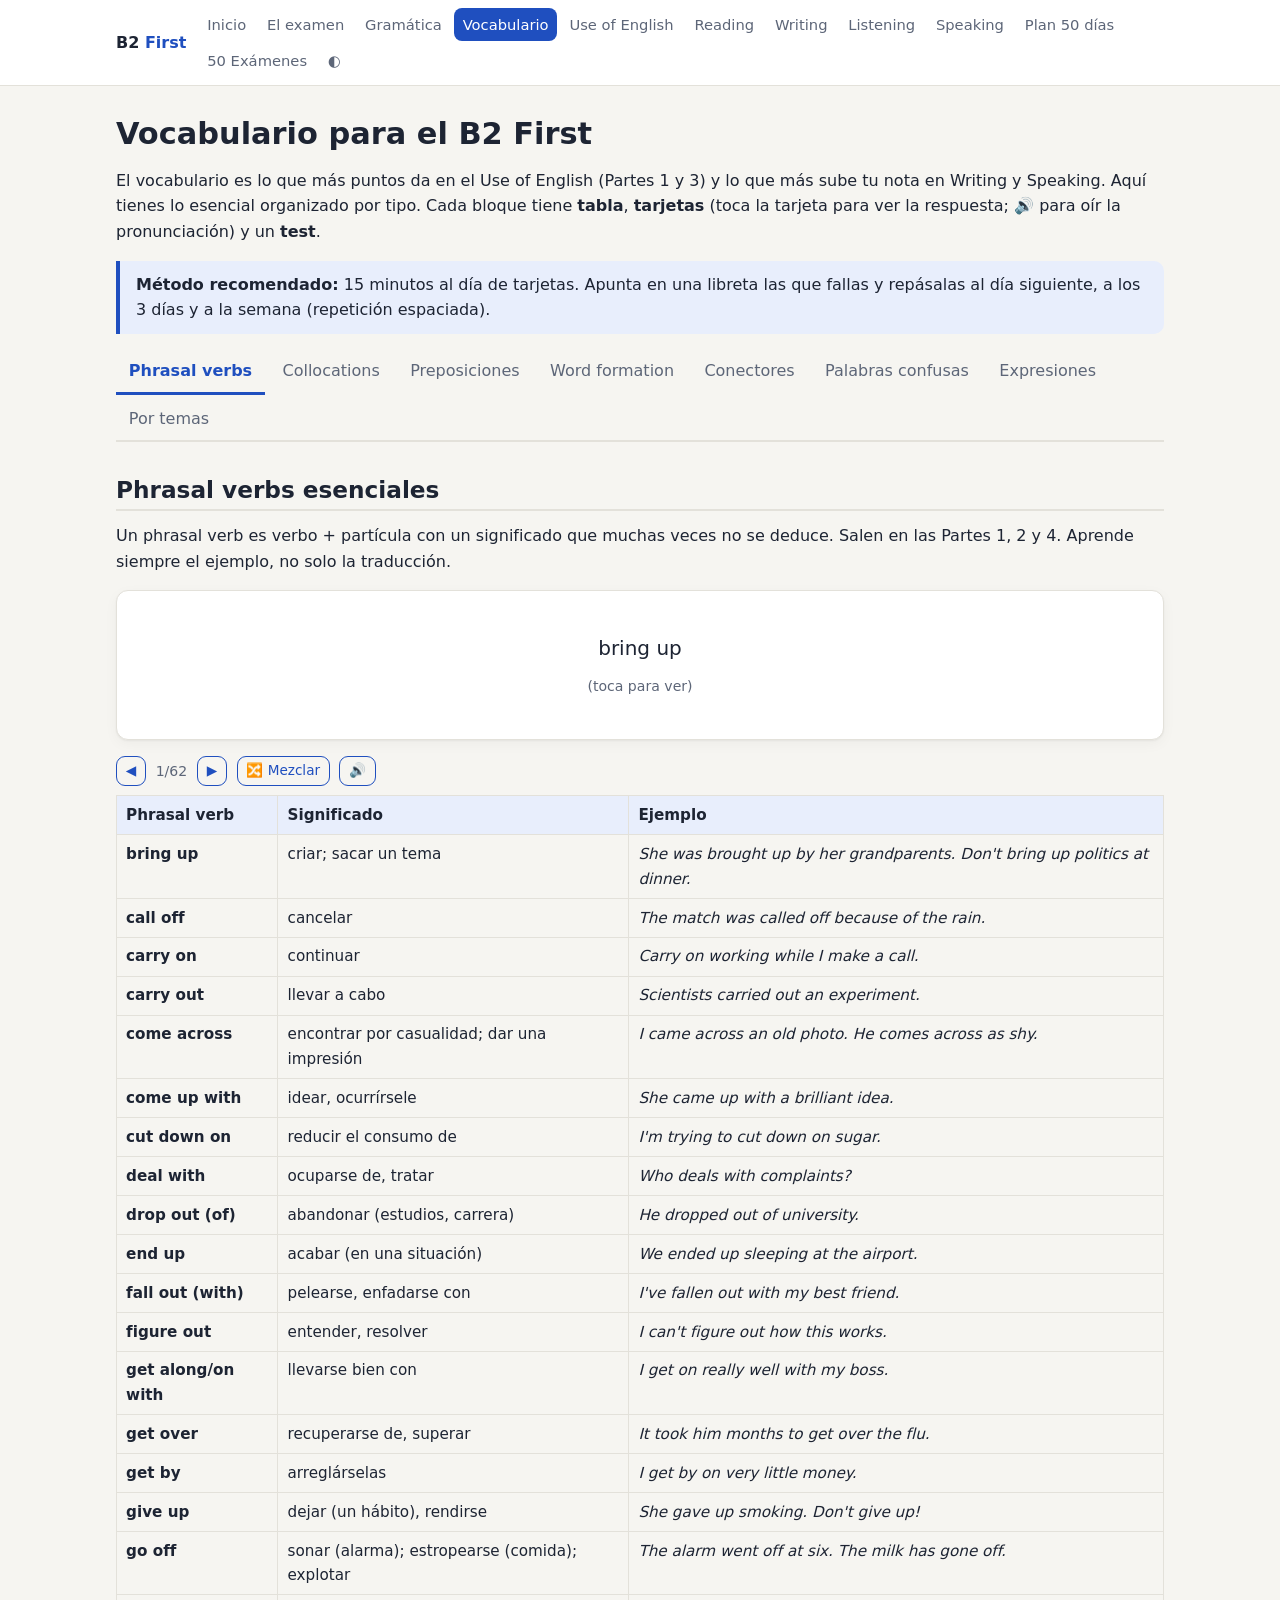
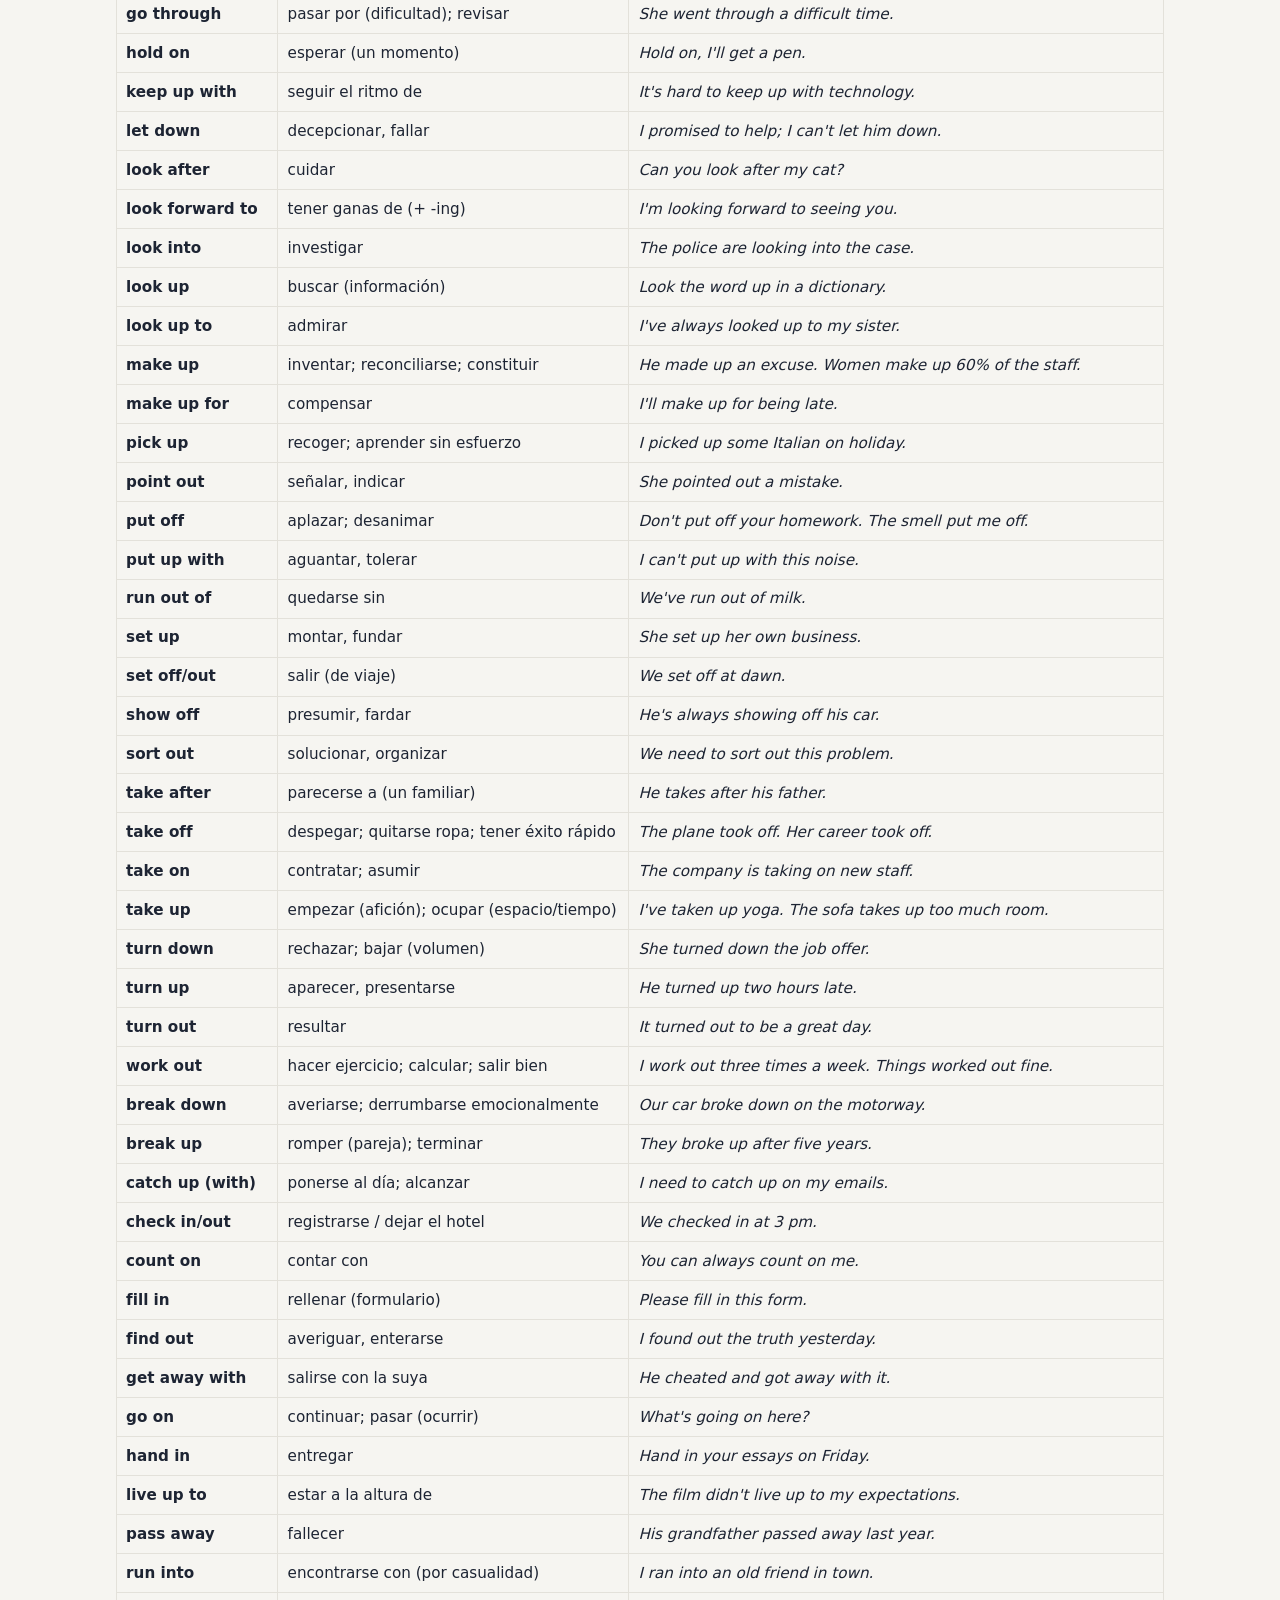
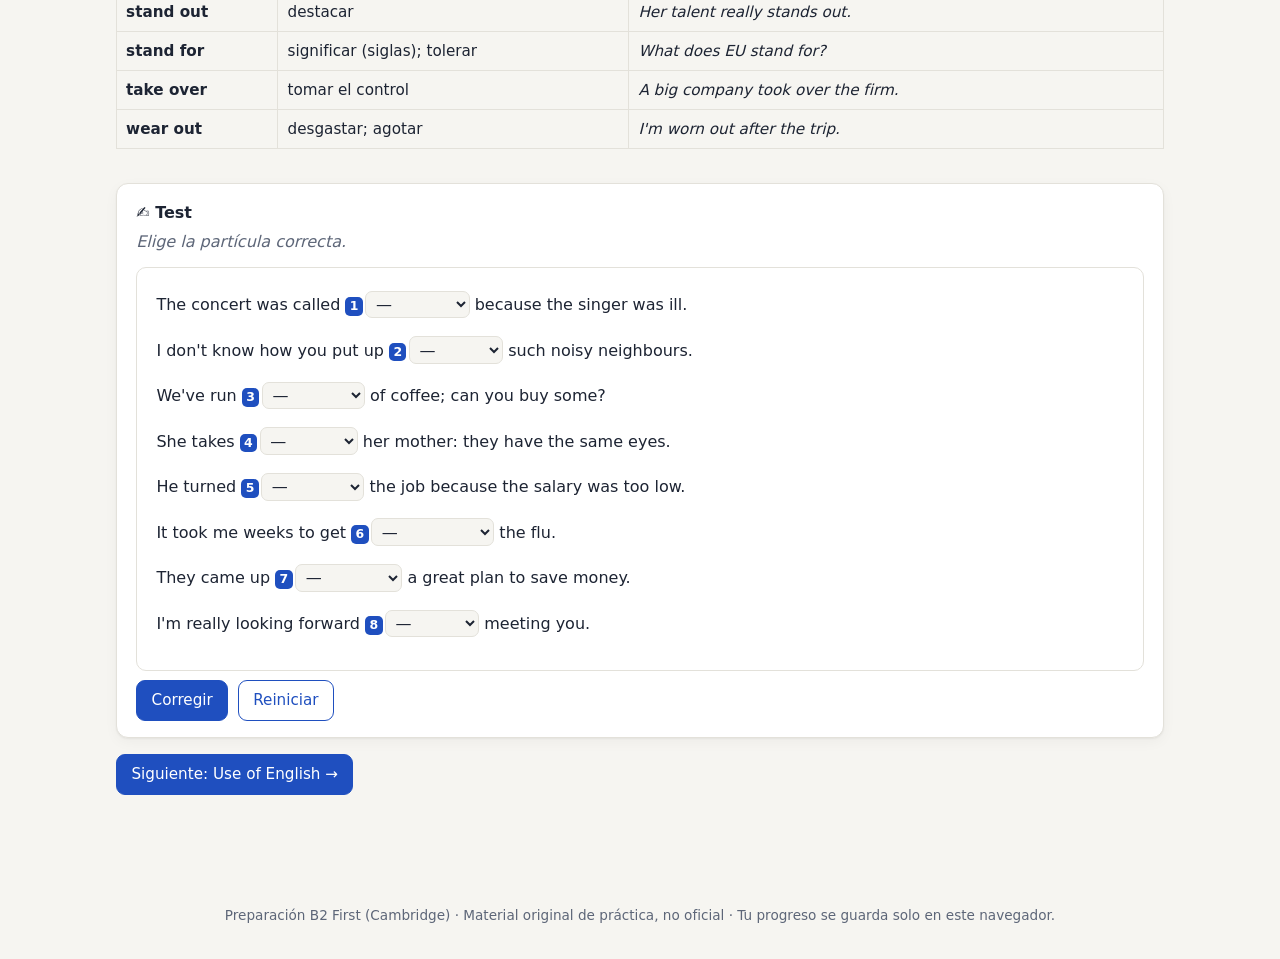
<file: vocabulario.html>
<!doctype html>
<html lang="es">
<head>
<meta charset="utf-8"><meta name="viewport" content="width=device-width,initial-scale=1">
<title>Vocabulario B2 First</title>
<link rel="stylesheet" href="assets/style.css">
<link rel="icon" href="data:image/svg+xml,<svg xmlns='http://www.w3.org/2000/svg' viewBox='0 0 100 100'><text y='.9em' font-size='90'>🎓</text></svg>">
</head>
<body>
<main class="wrap">
<h1>Vocabulario para el B2 First</h1>
<p>El vocabulario es lo que más puntos da en el Use of English (Partes 1 y 3) y lo que más sube tu nota en Writing y Speaking. Aquí tienes lo esencial organizado por tipo. Cada bloque tiene <b>tabla</b>, <b>tarjetas</b> (toca la tarjeta para ver la respuesta; 🔊 para oír la pronunciación) y un <b>test</b>.</p>
<div class="tip"><b>Método recomendado:</b> 15 minutos al día de tarjetas. Apunta en una libreta las que fallas y repásalas al día siguiente, a los 3 días y a la semana (repetición espaciada).</div>

<div class="tabs-root" id="vocabtabs">
<div class="tabs">
  <button>Phrasal verbs</button><button>Collocations</button><button>Preposiciones</button><button>Word formation</button><button>Conectores</button><button>Palabras confusas</button><button>Expresiones</button><button>Por temas</button>
</div>

<section class="tabpanel">
  <h2>Phrasal verbs esenciales</h2>
  <p>Un phrasal verb es verbo + partícula con un significado que muchas veces no se deduce. Salen en las Partes 1, 2 y 4. Aprende siempre el ejemplo, no solo la traducción.</p>
  <div id="pv-flash"></div>
  <div class="table-wrap" id="pv-table"></div>
  <div class="card"><b>✍ Test</b><p class="instr">Elige la partícula correcta.</p><div id="pv-quiz"></div></div>
</section>

<section class="tabpanel">
  <h2>Collocations (combinaciones fijas)</h2>
  <p>En la Parte 1 la clave casi siempre es saber qué verbo «va con» qué nombre. En español decimos <i>tomar una decisión</i>, pero en inglés es <b>make</b> a decision.</p>
  <div id="col-table"></div>
  <div class="card"><b>✍ Test</b><p class="instr">Elige el verbo correcto.</p><div id="col-quiz"></div></div>
</section>

<section class="tabpanel">
  <h2>Preposiciones dependientes</h2>
  <p>Muchas palabras exigen una preposición fija. Es lo que más cae en la Parte 2 (open cloze).</p>
  <div id="prep-table"></div>
  <div class="card"><b>✍ Test</b><p class="instr">Escribe la preposición.</p><div id="prep-quiz"></div></div>
</section>

<section class="tabpanel">
  <h2>Formación de palabras (Parte 3)</h2>
  <h3>Sufijos más frecuentes</h3>
  <div class="table-wrap"><table>
  <tr><th>Para formar…</th><th>Sufijos</th><th>Ejemplos</th></tr>
  <tr><td><b>Nombres</b> (cosas, ideas)</td><td>-tion/-sion, -ment, -ness, -ity, -ance/-ence, -ship, -hood, -dom, -th, -ure, -al</td><td>decide → decision, develop → development, happy → happiness, possible → possibility, perform → performance, friend → friendship, child → childhood, free → freedom, strong → strength, fail → failure, arrive → arrival</td></tr>
  <tr><td><b>Nombres</b> (personas)</td><td>-er/-or, -ist, -ant/-ent, -ian, -ee</td><td>employ → employer/employee, science → scientist, assist → assistant, music → musician, compete → competitor</td></tr>
  <tr><td><b>Adjetivos</b></td><td>-ful, -less, -ous, -ive, -able/-ible, -al, -ic, -y, -ish, -ent/-ant</td><td>help → helpful/helpless, danger → dangerous, create → creative, rely → reliable, nature → natural, history → historic(al), health → healthy, child → childish, depend → dependent</td></tr>
  <tr><td><b>Verbos</b></td><td>-ise/-ize, -en, -ify, en-</td><td>modern → modernise, wide → widen, simple → simplify, courage → encourage, rich → enrich</td></tr>
  <tr><td><b>Adverbios</b></td><td>-ly (-ically tras -ic)</td><td>careful → carefully, dramatic → dramatically, true → truly</td></tr>
  </table></div>
  <h3>Prefijos (sobre todo negativos)</h3>
  <div class="table-wrap"><table>
  <tr><th>Prefijo</th><th>Ejemplos</th></tr>
  <tr><td>un-</td><td>unhappy, unlikely, unemployed, unexpected, unaware, unfortunately, unbelievable, unnecessary</td></tr>
  <tr><td>in-</td><td>incorrect, inexpensive, inexperienced, inconvenient, independent, insufficient</td></tr>
  <tr><td>im- (antes de m, p)</td><td>impossible, impatient, impolite, immature, impractical</td></tr>
  <tr><td>il- (antes de l) / ir- (antes de r)</td><td>illegal, illogical / irregular, irresponsible, irrelevant</td></tr>
  <tr><td>dis-</td><td>disagree, dishonest, disappear, dissatisfied, disadvantage, dislike</td></tr>
  <tr><td>mis- (mal)</td><td>misunderstand, misbehave, misleading, mispronounce</td></tr>
  <tr><td>over- / under-</td><td>overcrowded, overweight, overestimate / underpaid, underestimate</td></tr>
  <tr><td>re- / pre- / co-</td><td>rebuild, rewrite / prehistoric, prepaid / co-worker, cooperate</td></tr>
  </table></div>
  <h3>Familias de palabras que más se repiten</h3>
  <div id="wf-table"></div>
  <div class="card"><b>✍ Test</b><p class="instr">Forma la palabra correcta a partir de la palabra en mayúsculas.</p><div id="wf-quiz"></div></div>
</section>

<section class="tabpanel">
  <h2>Conectores (linking words)</h2>
  <p>Imprescindibles en Writing (criterio <i>Organisation</i>) y en las Partes 2 y 6. Aprende también su <b>puntuación</b>.</p>
  <div id="link-table"></div>
  <div class="card"><b>✍ Test</b><p class="instr">Elige el conector adecuado.</p><div id="link-quiz"></div></div>
</section>

<section class="tabpanel">
  <h2>Palabras confusas y falsos amigos</h2>
  <p>Los «false friends» son trampas clásicas para hispanohablantes. Las parejas confusas aparecen muchísimo en la Parte 1.</p>
  <div id="conf-table"></div>
  <div class="card"><b>✍ Test</b><div id="conf-quiz"></div></div>
</section>

<section class="tabpanel">
  <h2>Expresiones e idioms útiles</h2>
  <p>Usar 2–3 en cada Writing o Speaking (bien usadas) muestra un vocabulario de B2+. No abuses.</p>
  <div id="idiom-flash"></div>
  <div id="idiom-table"></div>
</section>

<section class="tabpanel">
  <h2>Vocabulario por temas</h2>
  <p>Los temas que más se repiten en el B2 First. Cada palabra con su traducción. Úsalo para preparar Speaking y Writing.</p>
  <div id="topics"></div>
</section>
</div>
<p><a class="btn" href="use-of-english.html">Siguiente: Use of English →</a></p>
</main>
<script src="assets/app.js"></script>
<script src="data/vocab.js"></script>
</body>
</html>
</file>
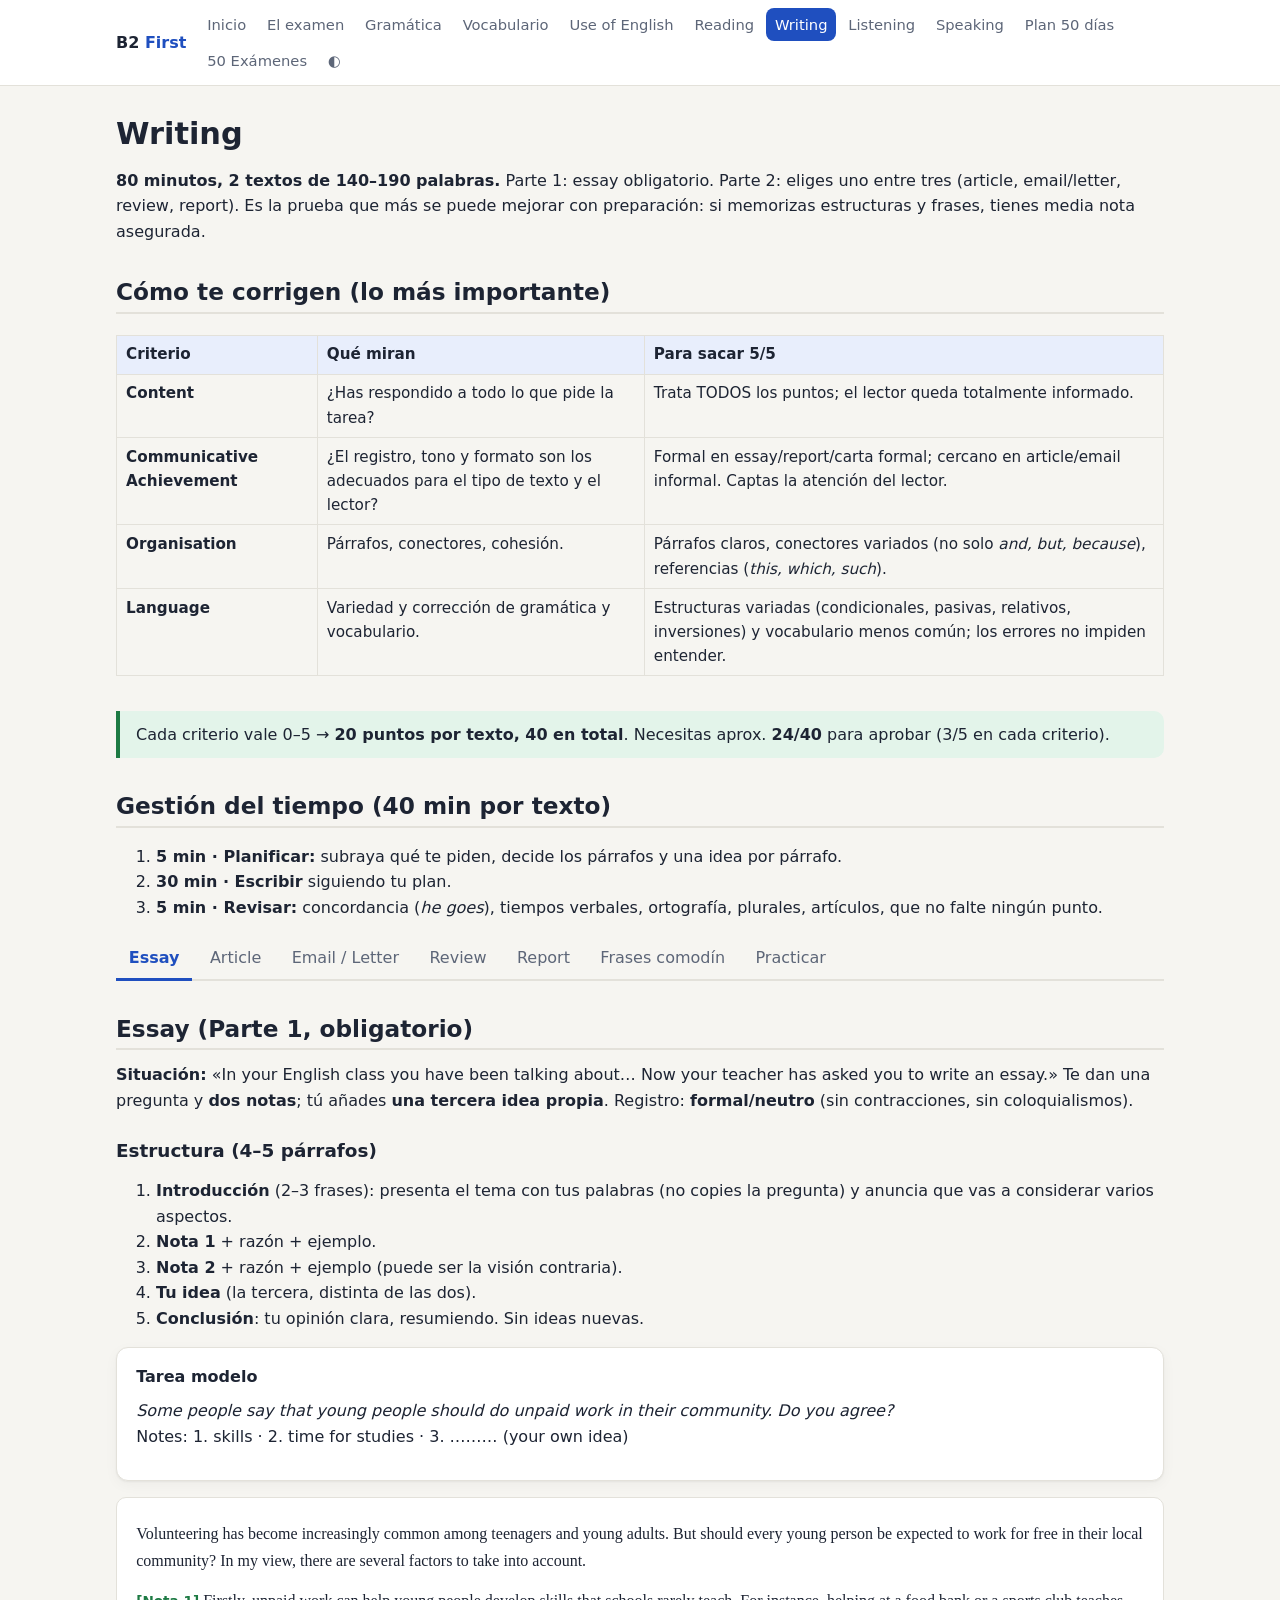
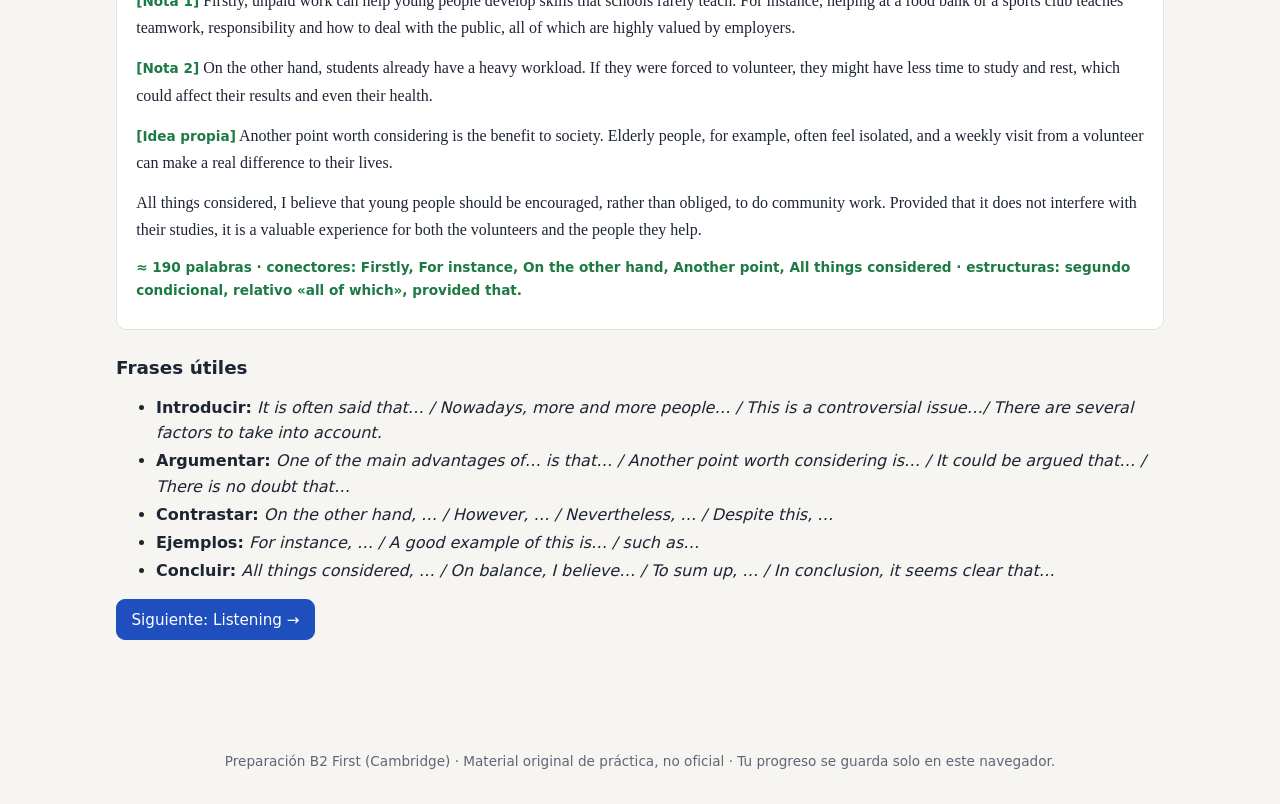
<file: writing.html>
<!doctype html>
<html lang="es">
<head>
<meta charset="utf-8"><meta name="viewport" content="width=device-width,initial-scale=1">
<title>Writing · B2 First</title>
<link rel="stylesheet" href="assets/style.css">
<link rel="icon" href="data:image/svg+xml,<svg xmlns='http://www.w3.org/2000/svg' viewBox='0 0 100 100'><text y='.9em' font-size='90'>🎓</text></svg>">
<style>.model{background:var(--card);border:1px solid var(--line);border-radius:10px;padding:1rem 1.2rem;font-family:Georgia,serif;line-height:1.7}.model p{margin:.4em 0 .8em}.note{font-family:system-ui;font-size:.85rem;color:var(--ok);font-weight:600}</style>
</head>
<body>
<main class="wrap">
<h1>Writing</h1>
<p><b>80 minutos, 2 textos de 140–190 palabras.</b> Parte 1: essay obligatorio. Parte 2: eliges uno entre tres (article, email/letter, review, report). Es la prueba que más se puede mejorar con preparación: si memorizas estructuras y frases, tienes media nota asegurada.</p>

<h2>Cómo te corrigen (lo más importante)</h2>
<div class="table-wrap"><table>
<tr><th>Criterio</th><th>Qué miran</th><th>Para sacar 5/5</th></tr>
<tr><td><b>Content</b></td><td>¿Has respondido a todo lo que pide la tarea?</td><td>Trata TODOS los puntos; el lector queda totalmente informado.</td></tr>
<tr><td><b>Communicative Achievement</b></td><td>¿El registro, tono y formato son los adecuados para el tipo de texto y el lector?</td><td>Formal en essay/report/carta formal; cercano en article/email informal. Captas la atención del lector.</td></tr>
<tr><td><b>Organisation</b></td><td>Párrafos, conectores, cohesión.</td><td>Párrafos claros, conectores variados (no solo <i>and, but, because</i>), referencias (<i>this, which, such</i>).</td></tr>
<tr><td><b>Language</b></td><td>Variedad y corrección de gramática y vocabulario.</td><td>Estructuras variadas (condicionales, pasivas, relativos, inversiones) y vocabulario menos común; los errores no impiden entender.</td></tr>
</table></div>
<div class="key">Cada criterio vale 0–5 → <b>20 puntos por texto, 40 en total</b>. Necesitas aprox. <b>24/40</b> para aprobar (3/5 en cada criterio).</div>

<h2>Gestión del tiempo (40 min por texto)</h2>
<ol>
<li><b>5 min · Planificar:</b> subraya qué te piden, decide los párrafos y una idea por párrafo.</li>
<li><b>30 min · Escribir</b> siguiendo tu plan.</li>
<li><b>5 min · Revisar:</b> concordancia (<i>he goes</i>), tiempos verbales, ortografía, plurales, artículos, que no falte ningún punto.</li>
</ol>

<div class="tabs-root" id="writabs">
<div class="tabs"><button>Essay</button><button>Article</button><button>Email / Letter</button><button>Review</button><button>Report</button><button>Frases comodín</button><button>Practicar</button></div>

<!-- ESSAY -->
<section class="tabpanel">
<h2>Essay (Parte 1, obligatorio)</h2>
<p><b>Situación:</b> «In your English class you have been talking about… Now your teacher has asked you to write an essay.» Te dan una pregunta y <b>dos notas</b>; tú añades <b>una tercera idea propia</b>. Registro: <b>formal/neutro</b> (sin contracciones, sin coloquialismos).</p>
<h3>Estructura (4–5 párrafos)</h3>
<ol>
<li><b>Introducción</b> (2–3 frases): presenta el tema con tus palabras (no copies la pregunta) y anuncia que vas a considerar varios aspectos.</li>
<li><b>Nota 1</b> + razón + ejemplo.</li>
<li><b>Nota 2</b> + razón + ejemplo (puede ser la visión contraria).</li>
<li><b>Tu idea</b> (la tercera, distinta de las dos).</li>
<li><b>Conclusión</b>: tu opinión clara, resumiendo. Sin ideas nuevas.</li>
</ol>
<div class="card"><b>Tarea modelo</b><p><i>Some people say that young people should do unpaid work in their community. Do you agree?</i><br>Notes: 1. skills · 2. time for studies · 3. ……… (your own idea)</p></div>
<div class="model">
<p>Volunteering has become increasingly common among teenagers and young adults. But should every young person be expected to work for free in their local community? In my view, there are several factors to take into account.</p>
<p><span class="note">[Nota 1]</span> Firstly, unpaid work can help young people develop skills that schools rarely teach. For instance, helping at a food bank or a sports club teaches teamwork, responsibility and how to deal with the public, all of which are highly valued by employers.</p>
<p><span class="note">[Nota 2]</span> On the other hand, students already have a heavy workload. If they were forced to volunteer, they might have less time to study and rest, which could affect their results and even their health.</p>
<p><span class="note">[Idea propia]</span> Another point worth considering is the benefit to society. Elderly people, for example, often feel isolated, and a weekly visit from a volunteer can make a real difference to their lives.</p>
<p>All things considered, I believe that young people should be encouraged, rather than obliged, to do community work. Provided that it does not interfere with their studies, it is a valuable experience for both the volunteers and the people they help.</p>
<p class="note">≈ 190 palabras · conectores: Firstly, For instance, On the other hand, Another point, All things considered · estructuras: segundo condicional, relativo «all of which», provided that.</p>
</div>
<h3>Frases útiles</h3>
<ul class="tight">
<li><b>Introducir:</b> <i>It is often said that… / Nowadays, more and more people… / This is a controversial issue…/ There are several factors to take into account.</i></li>
<li><b>Argumentar:</b> <i>One of the main advantages of… is that… / Another point worth considering is… / It could be argued that… / There is no doubt that…</i></li>
<li><b>Contrastar:</b> <i>On the other hand, … / However, … / Nevertheless, … / Despite this, …</i></li>
<li><b>Ejemplos:</b> <i>For instance, … / A good example of this is… / such as…</i></li>
<li><b>Concluir:</b> <i>All things considered, … / On balance, I believe… / To sum up, … / In conclusion, it seems clear that…</i></li>
</ul>
</section>

<!-- ARTICLE -->
<section class="tabpanel">
<h2>Article</h2>
<p><b>Situación:</b> una revista, web o blog pide artículos sobre un tema (<i>Tell us about a place that is special to you…</i>). Objetivo: <b>interesar y entretener</b> al lector. Registro <b>neutro-informal</b>, personal, con ejemplos y anécdotas. Se permiten contracciones.</p>
<h3>Estructura</h3>
<ol>
<li><b>Título</b> atractivo (obligatorio en la práctica).</li>
<li><b>Introducción</b> que enganche: pregunta retórica, dato sorprendente o situación con la que el lector se identifique.</li>
<li><b>2–3 párrafos de desarrollo</b>, respondiendo a todas las preguntas de la tarea.</li>
<li><b>Conclusión</b> con un comentario final, una recomendación o una pregunta al lector.</li>
</ol>
<div class="card"><b>Tarea modelo</b><p><i>Articles wanted! A day without technology. Could you spend a whole day without your phone, computer or TV? What would you do? Would it be easy or difficult? Write us an article answering these questions.</i></p></div>
<div class="model">
<p><b>Unplugged: could you survive?</b></p>
<p>Be honest: how many times have you checked your phone today? Ten? Twenty? For most of us, the idea of a whole day without screens sounds almost impossible. But last month, I decided to try it.</p>
<p>The first few hours were the hardest. I kept reaching for my phone without thinking, and I felt strangely anxious about the messages I might be missing. By lunchtime, however, something had changed. I went for a long walk in the park, and for the first time in ages I actually noticed what was around me: the birds, the people, even the smell of the trees.</p>
<p>In the afternoon, I dug out an old novel I had never finished and read it from cover to cover. In the evening, instead of watching a series, I cooked dinner with my flatmates and we talked for hours.</p>
<p>So, was it easy? Not at all. But was it worth it? Absolutely. I'm not planning to throw away my phone, but I've promised myself one screen-free day a month. Why don't you give it a go?</p>
<p class="note">Título · pregunta retórica al inicio · anécdota personal · vocabulario expresivo (dig out, from cover to cover, give it a go) · pregunta final al lector.</p>
</div>
<h3>Frases útiles</h3>
<ul class="tight">
<li><i>Have you ever wondered…? / Imagine… / Picture the scene: …/ Let’s face it, …</i></li>
<li><i>To be honest, … / Believe it or not, … / What I love most about… is… / The best thing about… is…</i></li>
<li><i>So, what are you waiting for? / Why not give it a try? / If you ever get the chance, don’t miss it!</i></li>
</ul>
</section>

<!-- EMAIL -->
<section class="tabpanel">
<h2>Email / Letter</h2>
<p>Siempre respondes a alguien. <b>Decide el registro</b> según quién escribe: un amigo → <b>informal</b>; un director, empresa, editor → <b>formal</b>. Responde a <b>todas</b> las preguntas del texto de entrada.</p>
<div class="table-wrap"><table>
<tr><th></th><th>Informal</th><th>Formal</th></tr>
<tr><td>Saludo</td><td>Hi Tom, / Dear Anna,</td><td>Dear Mr Smith, / Dear Sir or Madam,</td></tr>
<tr><td>Inicio</td><td>Thanks for your email! It was great to hear from you.</td><td>I am writing to apply for… / I am writing in response to your advertisement…</td></tr>
<tr><td>Cuerpo</td><td>Anyway, … / By the way, … / Guess what?</td><td>Furthermore, … / I would be grateful if you could… / I would like to point out that…</td></tr>
<tr><td>Cierre</td><td>Can’t wait to see you! / Write back soon. / Let me know!</td><td>I look forward to hearing from you.</td></tr>
<tr><td>Despedida</td><td>Love, / Best wishes, / Take care,</td><td>Yours sincerely, (si sabes el nombre) / Yours faithfully, (Dear Sir or Madam) / Kind regards,</td></tr>
<tr><td>Estilo</td><td>Contracciones, phrasal verbs, exclamaciones</td><td>Sin contracciones, vocabulario más formal</td></tr>
</table></div>
<div class="card"><b>Tarea modelo (formal)</b><p><i>You see this advert: «Summer staff wanted for international music festival. We need friendly, hard-working people. Write to us explaining why you would be suitable and what experience you have. Tell us which days you are available.»</i></p></div>
<div class="model">
<p>Dear Sir or Madam,</p>
<p>I am writing to apply for one of the summer positions at your international music festival, which I saw advertised on your website.</p>
<p>I am a 21-year-old university student and I have a great deal of experience working with the public. Last summer I worked as a waiter in a busy restaurant in Valencia, where I learnt to stay calm under pressure and deal with customers from many different countries. In addition, I speak Spanish, English and some French, which I believe would be extremely useful at an international event.</p>
<p>I consider myself a friendly and reliable person, and I am used to working long hours as part of a team. Furthermore, I am passionate about live music, so it would be a dream to be involved in such a well-known festival.</p>
<p>I am available for the whole of July and the first two weeks of August, including weekends.</p>
<p>I would be grateful if you could send me further information about accommodation for staff. I look forward to hearing from you.</p>
<p>Yours faithfully,<br>Lucía Fernández</p>
</div>
<div class="card"><b>Tarea modelo (informal)</b><p><i>Your English friend Sam writes: «I'm coming to Spain for a week in April! What's the best city to visit? What should I do there? And what's the weather like at that time?»</i></p></div>
<div class="model">
<p>Hi Sam,</p>
<p>That's brilliant news! I'm so glad you're finally coming to Spain – you're going to love it.</p>
<p>If I were you, I'd definitely go to Seville. April is the perfect time because the orange trees are in blossom and the whole city smells amazing. Plus, there's the Feria, a huge festival with music, dancing and traditional dresses. It's a bit crowded, but it's an experience you'll never forget.</p>
<p>As for things to do, make sure you visit the Alcázar – it's a stunning palace with incredible gardens. You should also try the tapas in the Triana neighbourhood. Don't leave without trying salmorejo, a cold tomato soup that's absolutely delicious!</p>
<p>The weather is usually lovely in April, around 22 or 23 degrees, but it can rain now and then, so pack a light jacket just in case.</p>
<p>Let me know your dates and I'll try to come down and show you around!</p>
<p>Take care,<br>Pablo</p>
</div>
</section>

<!-- REVIEW -->
<section class="tabpanel">
<h2>Review</h2>
<p>Una reseña de película, libro, serie, restaurante, app, hotel, museo… para una revista o web. Debe <b>describir</b>, dar tu <b>opinión</b> y terminar con una <b>recomendación</b>. Registro neutro, vivo, con adjetivos variados.</p>
<h3>Estructura</h3>
<ol>
<li><b>Título</b> (el nombre de lo que reseñas).</li>
<li><b>Introducción:</b> qué es, dónde/cuándo, contexto.</li>
<li><b>Descripción:</b> argumento (sin destripar el final), características…</li>
<li><b>Valoración:</b> lo positivo y lo negativo.</li>
<li><b>Recomendación:</b> a quién se lo recomiendas y por qué.</li>
</ol>
<div class="card"><b>Tarea modelo</b><p><i>Reviews wanted: a film that made you think. Write a review of a film that made you think about an important issue. Say what the film is about, what you learnt, and whether you would recommend it.</i></p></div>
<div class="model">
<p><b>Wall-E: a small robot with a big message</b></p>
<p>At first glance, Wall-E looks like a simple animated film for children. However, behind its cute main character lies a powerful story about the future of our planet.</p>
<p>The film is set hundreds of years from now, when Earth has been abandoned by humans because it is covered in rubbish. Wall-E, a lonely little robot, spends his days cleaning up the mess until he meets EVE, a robot sent to look for signs of life. What follows is a touching adventure that takes them into space.</p>
<p>What impressed me most was how much the film says with so few words. There is hardly any dialogue in the first half hour, yet the images of mountains of waste made me think seriously about how much we consume and throw away. The animation is stunning, and the soundtrack is beautiful. If I had to criticise something, I would say the ending is slightly predictable.</p>
<p>Overall, I would highly recommend Wall-E to viewers of all ages. It is entertaining, moving and, above all, a reminder that we only have one planet.</p>
</div>
<h3>Vocabulario de opinión</h3>
<p><i>gripping, moving, hilarious, thought-provoking, predictable, overrated, breathtaking, a must-see, well worth seeing/reading, the plot, the cast, the setting, it is set in, it tells the story of, the acting is superb, it fell short of my expectations, I wouldn’t hesitate to recommend it to…</i></p>
</section>

<!-- REPORT -->
<section class="tabpanel">
<h2>Report</h2>
<p>Un informe para un superior (profesor, jefe, director de un club) que <b>analiza una situación y hace recomendaciones</b>. Registro <b>formal e impersonal</b>. Es el formato más fácil de organizar porque usa <b>títulos</b>.</p>
<h3>Estructura</h3>
<ol>
<li><b>To / From / Subject</b> (opcional pero recomendable) o un título.</li>
<li><b>Introduction:</b> <i>The aim/purpose of this report is to…</i></li>
<li><b>2–3 secciones con subtítulos</b> según lo que pida la tarea.</li>
<li><b>Recommendations / Conclusion:</b> <i>I would recommend… / It would be a good idea to…</i></li>
</ol>
<div class="card"><b>Tarea modelo</b><p><i>The director of your college wants to improve the facilities for students. Write a report describing the current facilities, saying which ones need improving and recommending how the money should be spent.</i></p></div>
<div class="model">
<p><b>Report on student facilities</b></p>
<p><b>Introduction</b><br>The aim of this report is to evaluate the facilities currently available to students and to suggest how the college budget could be used to improve them. The information is based on a survey of 120 students.</p>
<p><b>Current situation</b><br>Most students are satisfied with the library, which is well equipped and open until late. The sports hall is also popular, although some of the equipment is rather old.</p>
<p><b>Areas for improvement</b><br>The main complaint concerns the canteen. It is often overcrowded at lunchtime, and many students feel that the food is overpriced and not very healthy. In addition, a large number of students mentioned that there are not enough quiet places to study in groups.</p>
<p><b>Recommendations</b><br>In view of the above, I would recommend that the majority of the money be spent on renovating the canteen, offering healthier and more affordable meals. It would also be a good idea to convert one of the unused classrooms into a group study area. If these changes were made, students' satisfaction would undoubtedly increase.</p>
</div>
<h3>Frases útiles</h3>
<p><i>The aim/purpose of this report is to… · This report is based on… · According to the survey, … · The majority of / A small number of students… · It was noticeable that… · In view of the above, … · I would strongly recommend that… · It would be advisable to…</i></p>
</section>

<!-- FRASES -->
<section class="tabpanel">
<h2>Frases comodín para subir la nota de <i>Language</i></h2>
<p>Memoriza estas estructuras de B2 y úsalas en cualquier texto (adaptándolas). Una o dos por párrafo es suficiente.</p>
<div class="table-wrap"><table>
<tr><th>Estructura</th><th>Ejemplo</th></tr>
<tr><td>Condicional 2/3</td><td>If more people used public transport, our cities would be much cleaner.</td></tr>
<tr><td>Relativo non-defining</td><td>My grandmother, who has lived in the village all her life, …</td></tr>
<tr><td><i>which</i> sobre toda la frase</td><td>Prices have risen, which means that many families are struggling.</td></tr>
<tr><td>Pasiva</td><td>It is often said that… / A new park is being built…</td></tr>
<tr><td>Inversión</td><td>Not only is it cheaper, but it is also healthier.</td></tr>
<tr><td>Cleft</td><td>What I enjoyed most was… / What really matters is…</td></tr>
<tr><td>Modales perfectos</td><td>The authorities should have acted sooner.</td></tr>
<tr><td>Gerundio sujeto</td><td>Learning a language opens many doors.</td></tr>
<tr><td>the + comp., the + comp.</td><td>The more you read, the more you learn.</td></tr>
<tr><td>Expresiones de opinión variadas</td><td>As far as I am concerned… / It seems to me that… / I am convinced that…</td></tr>
</table></div>
<h3>Errores frecuentes de hispanohablantes</h3>
<ul>
<li>❌ <i>People is</i> → ✅ <i>People are</i>. ❌ <i>The people think</i> (generalizando) → ✅ <i>People think</i>.</li>
<li>❌ <i>It’s important study</i> → ✅ <i>It’s important to study</i>. ❌ <i>Is a good idea</i> → ✅ <i><b>It</b> is a good idea</i> (¡el sujeto es obligatorio!).</li>
<li>❌ <i>I am agree</i> → ✅ <i>I agree</i>. ❌ <i>Depend of</i> → ✅ <i>depend on</i>.</li>
<li>❌ <i>Informations, advices, furnitures</i> → incontables, sin -s.</li>
<li>❌ <i>Since three years</i> → ✅ <i>for three years</i>.</li>
<li>❌ <i>I have 20 years</i> → ✅ <i>I am 20</i>. ❌ <i>Make a photo</i> → ✅ <i>take a photo</i>.</li>
<li>❌ <i>Explain me</i> → ✅ <i>explain to me</i>. ❌ <i>Discuss about</i> → ✅ <i>discuss something</i>.</li>
<li>❌ <i>Actually</i> (= actualmente) → ✅ <i>nowadays / currently</i>.</li>
<li>❌ <i>The life is short</i> → ✅ <i>Life is short</i>.</li>
</ul>
</section>

<!-- PRACTICAR -->
<section class="tabpanel">
<h2>Practica con autoevaluación</h2>
<p>Elige una tarea, ponte el temporizador de 40 minutos y escribe. Al terminar, compara con los modelos y puntúate con la lista de criterios. Tu texto se guarda automáticamente en este navegador.</p>
<div id="wpractice"></div>
</section>
</div>
<p><a class="btn" href="listening.html">Siguiente: Listening →</a></p>
</main>
<script src="assets/app.js"></script>
<script>
const TASKS = [
 ['Essay','In your English class you have been talking about the environment. Now your teacher has asked you to write an essay: <i>"Every country should ban cars from city centres." Do you agree?</i> Notes: 1. pollution · 2. people who need to drive · 3. your own idea.'],
 ['Essay','<i>"Students learn more from teachers than from the internet." Do you agree?</i> Notes: 1. reliability of information · 2. motivation · 3. your own idea.'],
 ['Article','<b>Articles wanted:</b> The perfect weekend. Where would you go, who with and what would you do? Write us an article!'],
 ['Email (informal)','Your English friend Alex writes: "I want to start doing a sport, but I don\'t know which one. You\'re so sporty! What do you recommend and why? How can I stay motivated?" Write your email.'],
 ['Letter (formal)','You recently stayed in a hotel and were unhappy with the service. Write a letter to the manager explaining the problems and saying what you would like the hotel to do.'],
 ['Review','<b>Reviews wanted:</b> A café or restaurant in your town. Describe the place, the food and the service, and say whether you would recommend it to young people.'],
 ['Report','The manager of the sports centre you go to wants to attract more young people. Write a report describing the current facilities and suggesting improvements.'],
];
document.addEventListener('DOMContentLoaded', () => {
  const wp = $('#wpractice');
  TASKS.forEach(([t, p], i) => {
    const d = document.createElement('details');
    d.innerHTML = `<summary>${t}: ${p.replace(/<[^>]+>/g, '').slice(0, 70)}…</summary><div class="card">${p}</div><div class="tm"></div>`;
    $('.tm', d).append(timer(40 * 60, '40 min'));
    d.append(writingBox('practice' + i));
    d.insertAdjacentHTML('beforeend', `<p class="small muted">Autoevalúate: ¿has tratado todos los puntos? ¿registro correcto? ¿párrafos y conectores variados? ¿al menos 3 estructuras de la lista de frases comodín? Puntúa cada criterio de 0 a 5.</p>`);
    wp.append(d);
  });
});
</script>
</body>
</html>
</file>
<file: assets/style.css>
:root{
  --bg:#f6f5f1; --card:#ffffff; --ink:#1d2433; --muted:#5d6678; --line:#e3e1da;
  --brand:#1f4fbf; --brand-2:#e8eefc; --ok:#1d7a43; --ok-bg:#e3f4ea; --bad:#b3261e; --bad-bg:#fbe7e5;
  --warn:#9a6200; --warn-bg:#fff3d6; --code:#f1efe8; --shadow:0 1px 2px rgba(0,0,0,.05),0 4px 14px rgba(0,0,0,.04);
  --radius:12px; --maxw:1080px;
}
@media (prefers-color-scheme: dark){
  :root:not([data-theme="light"]){
    --bg:#12151c; --card:#1b1f29; --ink:#e7e9ee; --muted:#9aa3b5; --line:#2c3240;
    --brand:#7aa2ff; --brand-2:#1f2a44; --ok:#5fd08f; --ok-bg:#16301f; --bad:#ff8a80; --bad-bg:#3a1c1a;
    --warn:#ffc86b; --warn-bg:#3a2e12; --code:#232837; --shadow:none;
  }
}
:root[data-theme="dark"]{
  --bg:#12151c; --card:#1b1f29; --ink:#e7e9ee; --muted:#9aa3b5; --line:#2c3240;
  --brand:#7aa2ff; --brand-2:#1f2a44; --ok:#5fd08f; --ok-bg:#16301f; --bad:#ff8a80; --bad-bg:#3a1c1a;
  --warn:#ffc86b; --warn-bg:#3a2e12; --code:#232837; --shadow:none;
}
*{box-sizing:border-box}
html{-webkit-text-size-adjust:100%}
body{margin:0;background:var(--bg);color:var(--ink);font:16px/1.6 system-ui,-apple-system,"Segoe UI",Roboto,Ubuntu,sans-serif}
a{color:var(--brand)}
h1,h2,h3,h4{line-height:1.25;margin:1.4em 0 .5em}
h1{font-size:1.9rem;margin-top:.4em}
h2{font-size:1.45rem;border-bottom:2px solid var(--line);padding-bottom:.25em}
h3{font-size:1.15rem}
p{margin:.5em 0 .9em}
code,kbd{background:var(--code);padding:.1em .35em;border-radius:5px;font-size:.92em}
table{border-collapse:collapse;width:100%;margin:.6em 0 1.2em;font-size:.95rem}
th,td{border:1px solid var(--line);padding:.45em .6em;text-align:left;vertical-align:top}
th{background:var(--brand-2)}
.table-wrap{overflow-x:auto}

/* Header / nav */
.topbar{position:sticky;top:0;z-index:20;background:var(--card);border-bottom:1px solid var(--line)}
.topbar .in{max-width:var(--maxw);margin:0 auto;padding:.5rem 16px;display:flex;align-items:center;gap:.75rem;flex-wrap:wrap}
.logo{font-weight:800;text-decoration:none;color:var(--ink);white-space:nowrap}
.logo span{color:var(--brand)}
.nav{display:flex;gap:.2rem;flex-wrap:wrap;flex:1}
.nav a{text-decoration:none;color:var(--muted);padding:.3rem .55rem;border-radius:8px;font-size:.92rem;white-space:nowrap}
.nav a:hover{background:var(--brand-2);color:var(--ink)}
.nav a.on{background:var(--brand);color:#fff}
.btn.menu-btn{display:none}
@media (max-width:820px){
  .btn.menu-btn{display:inline-flex;margin-left:auto}
  .nav{display:none;flex-basis:100%}
  .nav.open{display:flex}
}
.wrap{max-width:var(--maxw);margin:0 auto;padding:1rem 16px 4rem}
footer{color:var(--muted);font-size:.85rem;text-align:center;padding:2rem 16px}

/* Components */
.card{background:var(--card);border:1px solid var(--line);border-radius:var(--radius);padding:1rem 1.2rem;margin:1rem 0;box-shadow:var(--shadow)}
.grid{display:grid;gap:1rem;grid-template-columns:repeat(auto-fill,minmax(240px,1fr))}
.tile{display:block;text-decoration:none;color:var(--ink);background:var(--card);border:1px solid var(--line);border-radius:var(--radius);padding:1rem;box-shadow:var(--shadow);transition:transform .1s}
.tile:hover{transform:translateY(-2px);border-color:var(--brand)}
.tile h3{margin:.1em 0 .3em}
.tile p{margin:0;color:var(--muted);font-size:.93rem}
.tip,.warn,.key{border-left:4px solid var(--brand);background:var(--brand-2);padding:.7rem 1rem;border-radius:0 10px 10px 0;margin:1rem 0}
.warn{border-color:var(--warn);background:var(--warn-bg)}
.key{border-color:var(--ok);background:var(--ok-bg)}
.tip>:first-child,.warn>:first-child,.key>:first-child{margin-top:0}
.tip>:last-child,.warn>:last-child,.key>:last-child{margin-bottom:0}
.muted{color:var(--muted)}
.small{font-size:.88rem}
.pill{display:inline-block;background:var(--brand-2);color:var(--brand);border-radius:99px;padding:.05em .6em;font-size:.82rem;font-weight:600}
.btn{display:inline-flex;align-items:center;gap:.35em;border:1px solid var(--brand);background:var(--brand);color:#fff;padding:.45rem .9rem;border-radius:9px;font:inherit;font-size:.95rem;cursor:pointer;text-decoration:none}
.btn:hover{filter:brightness(1.08)}
.btn.ghost{background:transparent;color:var(--brand)}
.btn.sm{padding:.2rem .55rem;font-size:.85rem}
.btn[disabled]{opacity:.5;cursor:not-allowed}
.row{display:flex;gap:.6rem;flex-wrap:wrap;align-items:center}
details{background:var(--card);border:1px solid var(--line);border-radius:10px;padding:.5rem .9rem;margin:.6rem 0}
details summary{cursor:pointer;font-weight:600}
details[open] summary{margin-bottom:.5rem}
.toc{columns:2;column-gap:2rem}
@media (max-width:640px){.toc{columns:1}}
.ex{font-style:italic;color:var(--muted)}
.en{font-weight:600}
ul.tight li{margin:.15em 0}

/* Tabs */
.tabs{display:flex;gap:.3rem;flex-wrap:wrap;border-bottom:2px solid var(--line);margin:1rem 0}
.tabs button{border:0;background:none;font:inherit;padding:.5rem .8rem;cursor:pointer;color:var(--muted);border-bottom:3px solid transparent;margin-bottom:-2px}
.tabs button.on{color:var(--brand);border-bottom-color:var(--brand);font-weight:700}
.tabpanel{display:none}
.tabpanel.on{display:block}

/* Exercises */
.ex-text{background:var(--card);border:1px solid var(--line);border-radius:10px;padding:1rem 1.2rem;line-height:2.05}
.ex-text p{margin:.3em 0 .8em}
.gap{white-space:nowrap}
.gap b{display:inline-block;min-width:1.4em;text-align:center;background:var(--brand);color:#fff;border-radius:5px;font-size:.78rem;margin-right:.2em;line-height:1.5}
select,input[type=text],textarea{font:inherit;color:var(--ink);background:var(--bg);border:1px solid var(--line);border-radius:7px;padding:.15rem .35rem;max-width:100%}
input[type=text]{width:9.5em;line-height:1.3}
select{line-height:1.3}
.p4 input[type=text], .l2 input[type=text]{width:16em}
textarea{width:100%;min-height:260px;padding:.6rem;line-height:1.5}
select:focus,input:focus,textarea:focus{outline:2px solid var(--brand);outline-offset:1px}
.stem{font-weight:700;font-size:.78rem;letter-spacing:.04em;color:var(--brand);margin-left:.25em}
.is-ok{background:var(--ok-bg)!important;border-color:var(--ok)!important;color:var(--ok)!important}
.is-bad{background:var(--bad-bg)!important;border-color:var(--bad)!important;color:var(--bad)!important}
.fix{color:var(--ok);font-weight:700;font-size:.88rem;margin-left:.3em;white-space:normal}
.accept{font-size:.75rem;padding:0 .4em;margin-left:.3em;border:1px solid var(--muted);background:transparent;color:var(--muted);border-radius:6px;cursor:pointer}
.explain{display:block;font-size:.88rem;color:var(--muted);background:var(--code);border-radius:7px;padding:.3rem .6rem;margin:.3rem 0 .6rem;line-height:1.5;white-space:normal}
.q{margin:.8rem 0 1rem;padding-bottom:.6rem;border-bottom:1px dashed var(--line)}
.q:last-child{border-bottom:0}
.q .qt{font-weight:600;margin-bottom:.3rem}
.opt{display:flex;gap:.5rem;align-items:flex-start;padding:.2rem .4rem;border-radius:7px;cursor:pointer;line-height:1.45}
.opt:hover{background:var(--brand-2)}
.opt input{margin-top:.3em}
.opt.is-ok,.opt.is-bad{border:1px solid}
.two-col{display:grid;grid-template-columns:1.15fr 1fr;gap:1rem;align-items:start}
@media (max-width:860px){.two-col{grid-template-columns:1fr}}
.sticky{position:sticky;top:64px;max-height:calc(100vh - 80px);overflow:auto}
@media (max-width:860px){.sticky{position:static;max-height:none}}
.sents li{margin:.3rem 0}
.gapline{display:block;margin:.6rem 0;padding:.4rem .6rem;border:2px dashed var(--brand);border-radius:8px;line-height:1.4}
.sec-h{font-weight:800;color:var(--brand)}
.p4item{margin:1rem 0;padding:.7rem .9rem;background:var(--card);border:1px solid var(--line);border-radius:10px}
.p4item .kw{font-weight:800;letter-spacing:.05em;background:var(--brand-2);color:var(--brand);padding:.05em .5em;border-radius:5px}
.score{font-size:1.1rem;font-weight:700;padding:.6rem 1rem;border-radius:10px;background:var(--brand-2);margin:1rem 0}
.score.good{background:var(--ok-bg);color:var(--ok)}
.score.mid{background:var(--warn-bg);color:var(--warn)}
.score.low{background:var(--bad-bg);color:var(--bad)}
.audio-bar{display:flex;gap:.5rem;align-items:center;flex-wrap:wrap;padding:.5rem .7rem;background:var(--brand-2);border-radius:10px;margin:.6rem 0}
.plays{font-size:.85rem;color:var(--muted)}
.transcript{font-size:.93rem}
.transcript p{margin:.25em 0}
.wc{font-size:.88rem;color:var(--muted)}
.timer{font-variant-numeric:tabular-nums;font-weight:700;background:var(--card);border:1px solid var(--line);padding:.25rem .6rem;border-radius:8px}
.timer.late{color:var(--bad);border-color:var(--bad)}
.paper-head{display:flex;justify-content:space-between;align-items:center;gap:.6rem;flex-wrap:wrap}
.part-title{margin-top:2rem}
.instr{font-style:italic;color:var(--muted);margin:.2rem 0 .8rem}

/* Flashcards */
.flash{min-height:150px;display:flex;flex-direction:column;align-items:center;justify-content:center;text-align:center;cursor:pointer;font-size:1.25rem;user-select:none}
.flash .back{font-size:1rem;color:var(--muted);margin-top:.6rem}

/* Exams grid */
.exams{display:grid;gap:.6rem;grid-template-columns:repeat(auto-fill,minmax(150px,1fr))}
.exams a{display:block;text-decoration:none;color:var(--ink);background:var(--card);border:1px solid var(--line);border-radius:10px;padding:.7rem;text-align:center}
.exams a:hover{border-color:var(--brand)}
.exams a .n{font-size:1.4rem;font-weight:800;color:var(--brand)}
.exams a.done{border-color:var(--ok);background:var(--ok-bg)}
.exams a .s{font-size:.8rem;color:var(--muted)}
.bar{height:10px;background:var(--line);border-radius:99px;overflow:hidden}
.bar>i{display:block;height:100%;background:var(--ok)}
.crit{display:grid;grid-template-columns:1fr auto;gap:.3rem .8rem;align-items:center;max-width:560px}
.rec{display:flex;gap:.5rem;align-items:center;flex-wrap:wrap;margin:.5rem 0}
.photo{background:var(--code);border-radius:10px;padding:.6rem .8rem;margin:.4rem 0;font-size:.95rem}
.photo b{color:var(--brand)}
@media print{.topbar,.audio-bar,.btn{display:none}}
</file>
